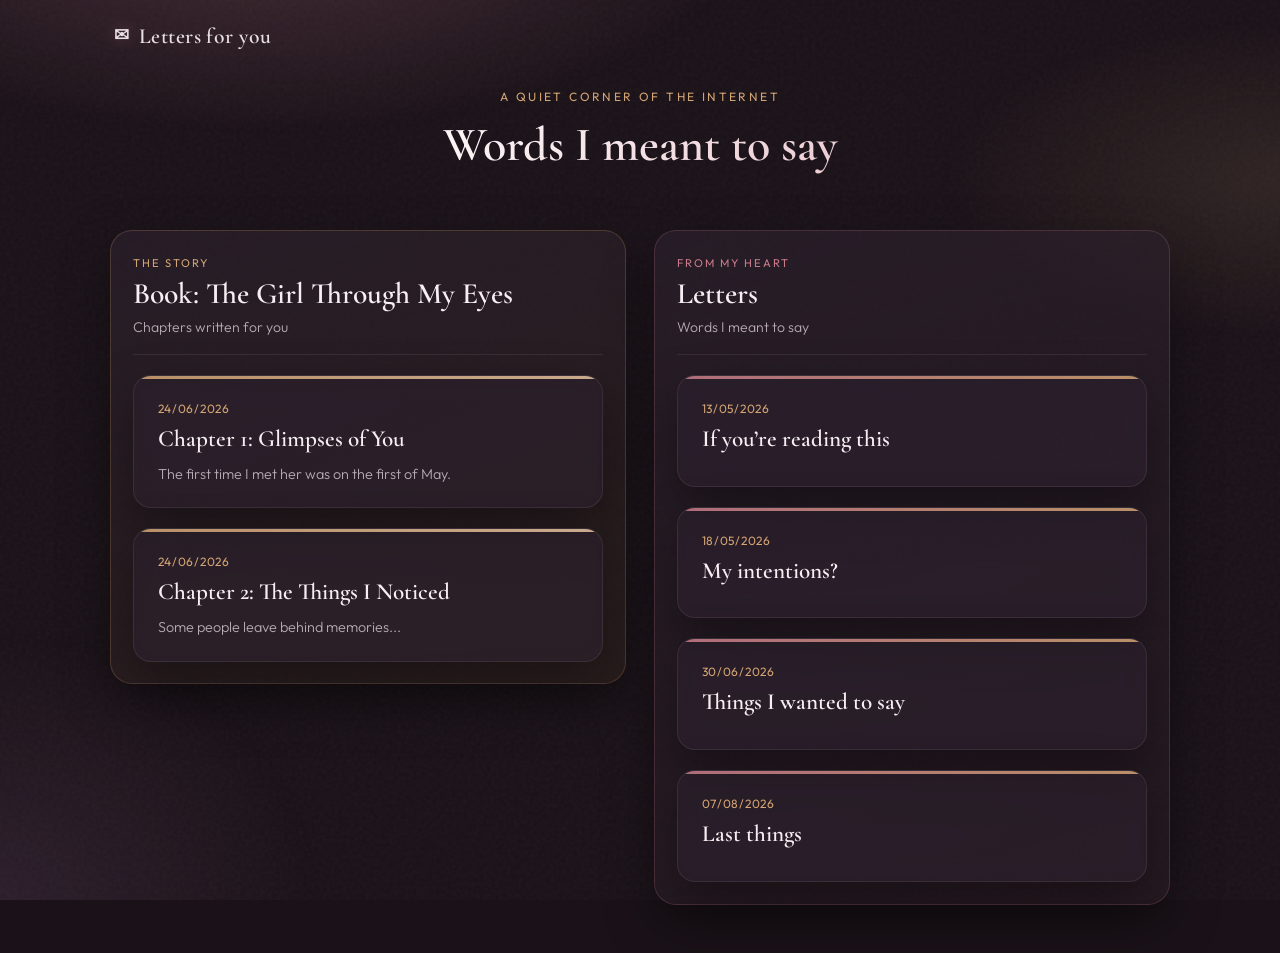
<file: index.html>
<!DOCTYPE html>
<html lang="en">
<head>
  <meta charset="UTF-8" />
  <meta name="viewport" content="width=device-width, initial-scale=1.0" />
  <title>Letters for you</title>
  <link rel="preconnect" href="https://fonts.googleapis.com" />
  <link rel="preconnect" href="https://fonts.gstatic.com" crossorigin />
  <link href="https://fonts.googleapis.com/css2?family=Cormorant+Garamond:ital,wght@0,400;0,600;1,400&family=Outfit:wght@300;400;500&display=swap" rel="stylesheet" />
  <link rel="stylesheet" href="./styles.css" />
</head>
<body>
  <div class="bg-orbs" aria-hidden="true"></div>
  <div class="grain" aria-hidden="true"></div>

  <header class="site-header">
    <a href="./index.html" class="logo">
      <span class="logo-icon" aria-hidden="true">✉</span>
      <span class="logo-text">Letters for you</span>
    </a>
  </header>

  <main class="site-main">
    <section class="hero">
      <p class="hero-kicker">A quiet corner of the internet</p>
      <h1>Words I meant to say</h1>
    </section>

    <div class="home-sections">
      <section class="content-box content-box--book" aria-labelledby="book-heading">
        <header class="content-box__header">
          <p class="content-box__kicker">The story</p>
          <h2 class="content-box__title" id="book-heading">Book: The Girl Through My Eyes</h2>
          <p class="content-box__subtitle">Chapters written for you</p>
        </header>
        <div class="letter-grid">
          <a class="letter-card letter-card--book" href="./chapter-1.html">
            <p class="card-date">24/06/2026</p>
            <h3 class="card-title">Chapter 1: Glimpses of You</h3>
            <p class="card-excerpt">The first time I met her was on the first of May.</p>
          </a>
          <a class="letter-card letter-card--book" href="./chapter-2.html">
            <p class="card-date">24/06/2026</p>
            <h3 class="card-title">Chapter 2: The Things I Noticed</h3>
            <p class="card-excerpt">Some people leave behind memories...</p>
          </a>
        </div>
      </section>

      <section class="content-box content-box--letters" aria-labelledby="letters-heading">
        <header class="content-box__header">
          <p class="content-box__kicker">From my heart</p>
          <h2 class="content-box__title" id="letters-heading">Letters</h2>
          <p class="content-box__subtitle">Words I meant to say</p>
        </header>
        <div class="letter-grid">
          <a class="letter-card" href="./letter-1.html">
            <p class="card-date">13/05/2026</p>
            <h3 class="card-title">If you’re reading this</h3>
          </a>
          <a class="letter-card" href="./letter-2.html">
            <p class="card-date">18/05/2026</p>
            <h3 class="card-title">My intentions?</h3>
          </a>
          <a class="letter-card" href="./letter-3.html">
            <p class="card-date">30/06/2026</p>
            <h3 class="card-title">Things I wanted to say</h3>
          </a>
          <a class="letter-card" href="./letter-4.html">
            <p class="card-date">07/08/2026</p>
            <h3 class="card-title">Last things</h3>
          </a>
        </div>
      </section>
    </div>
  </main>
</body>
</html>
</file>
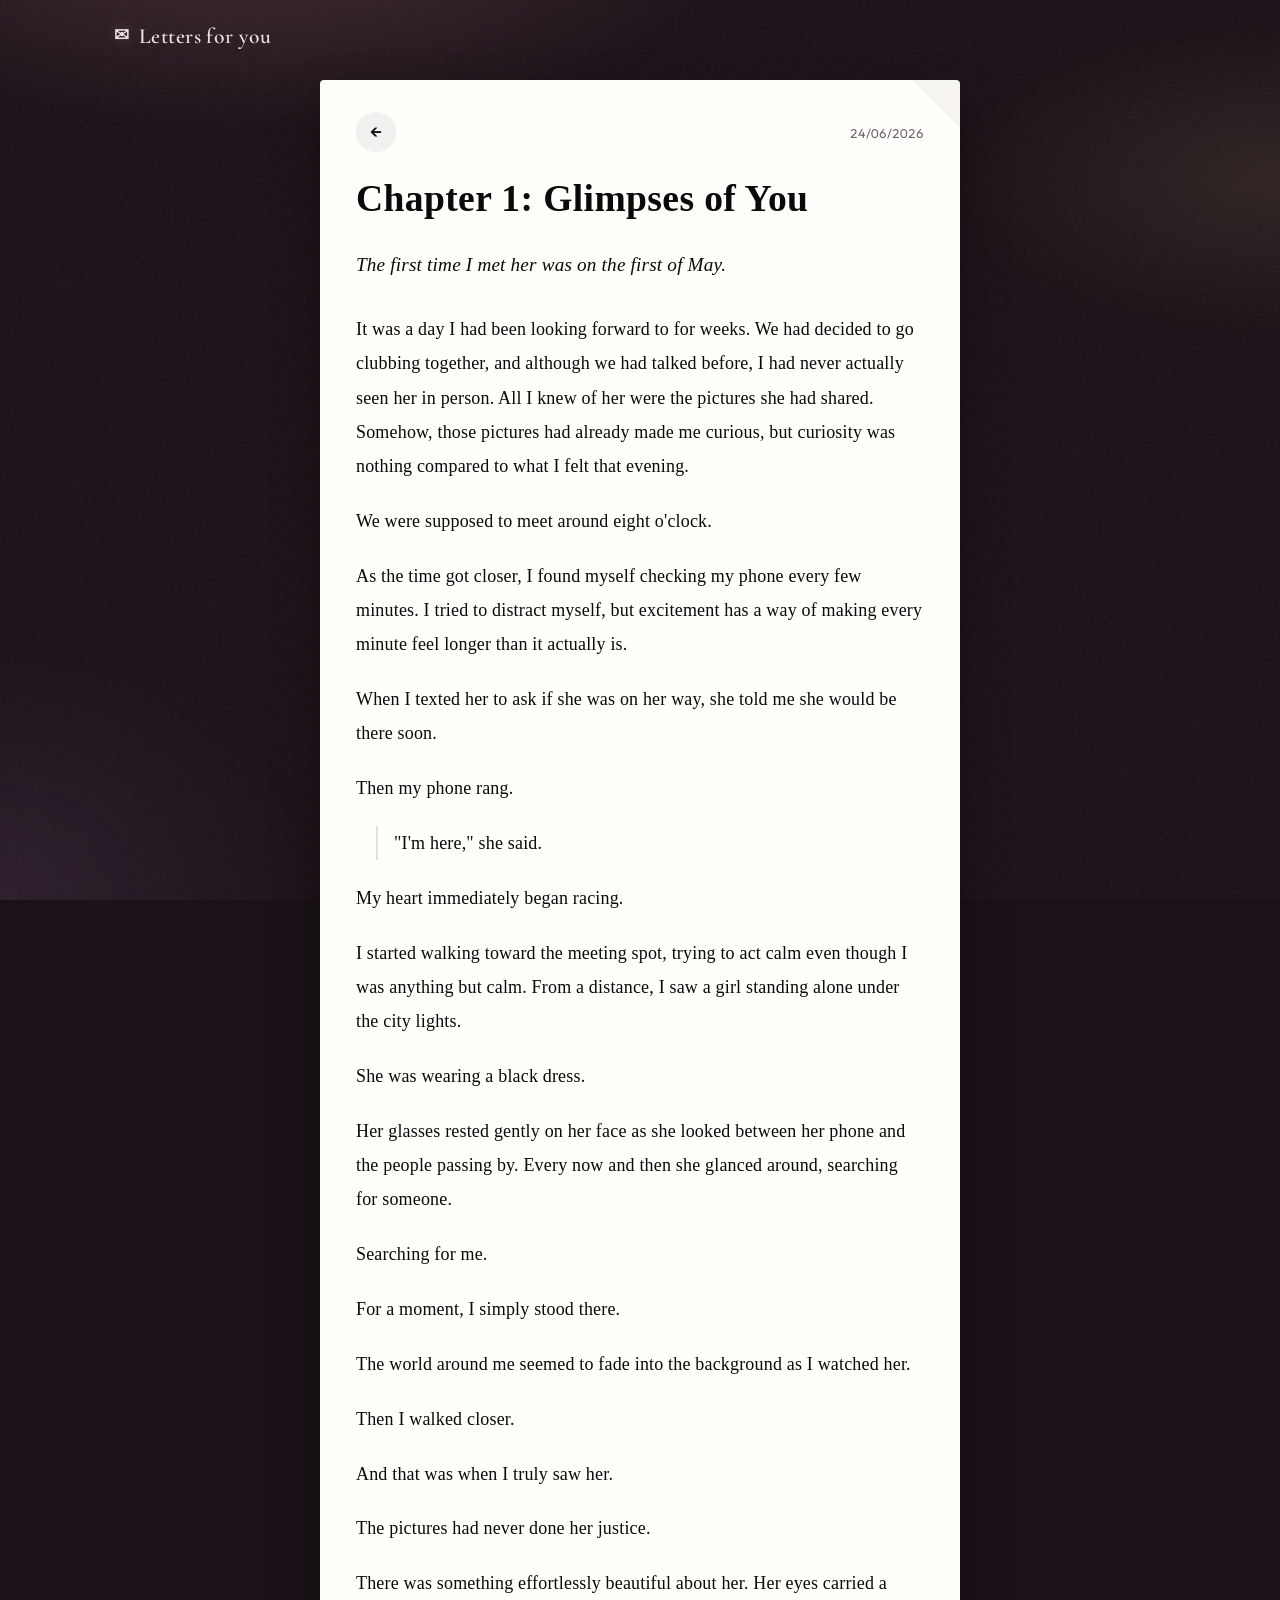
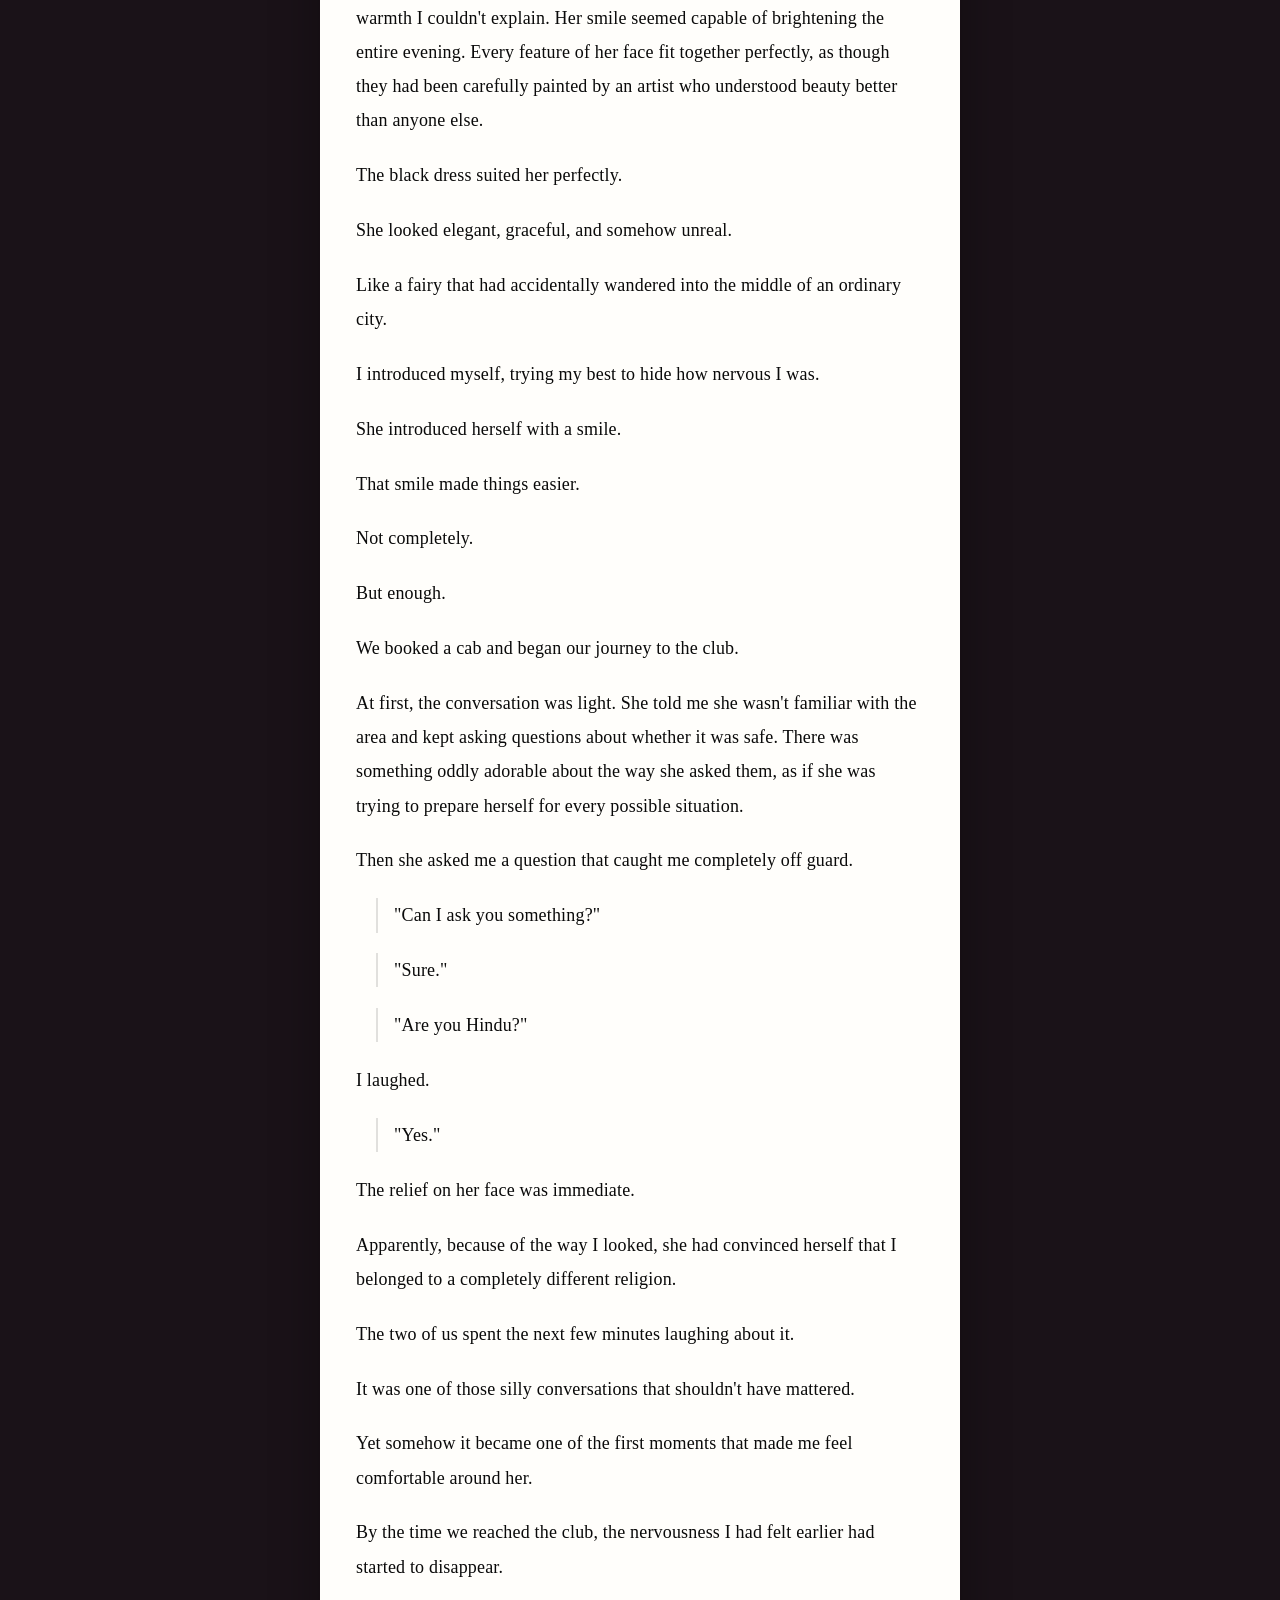
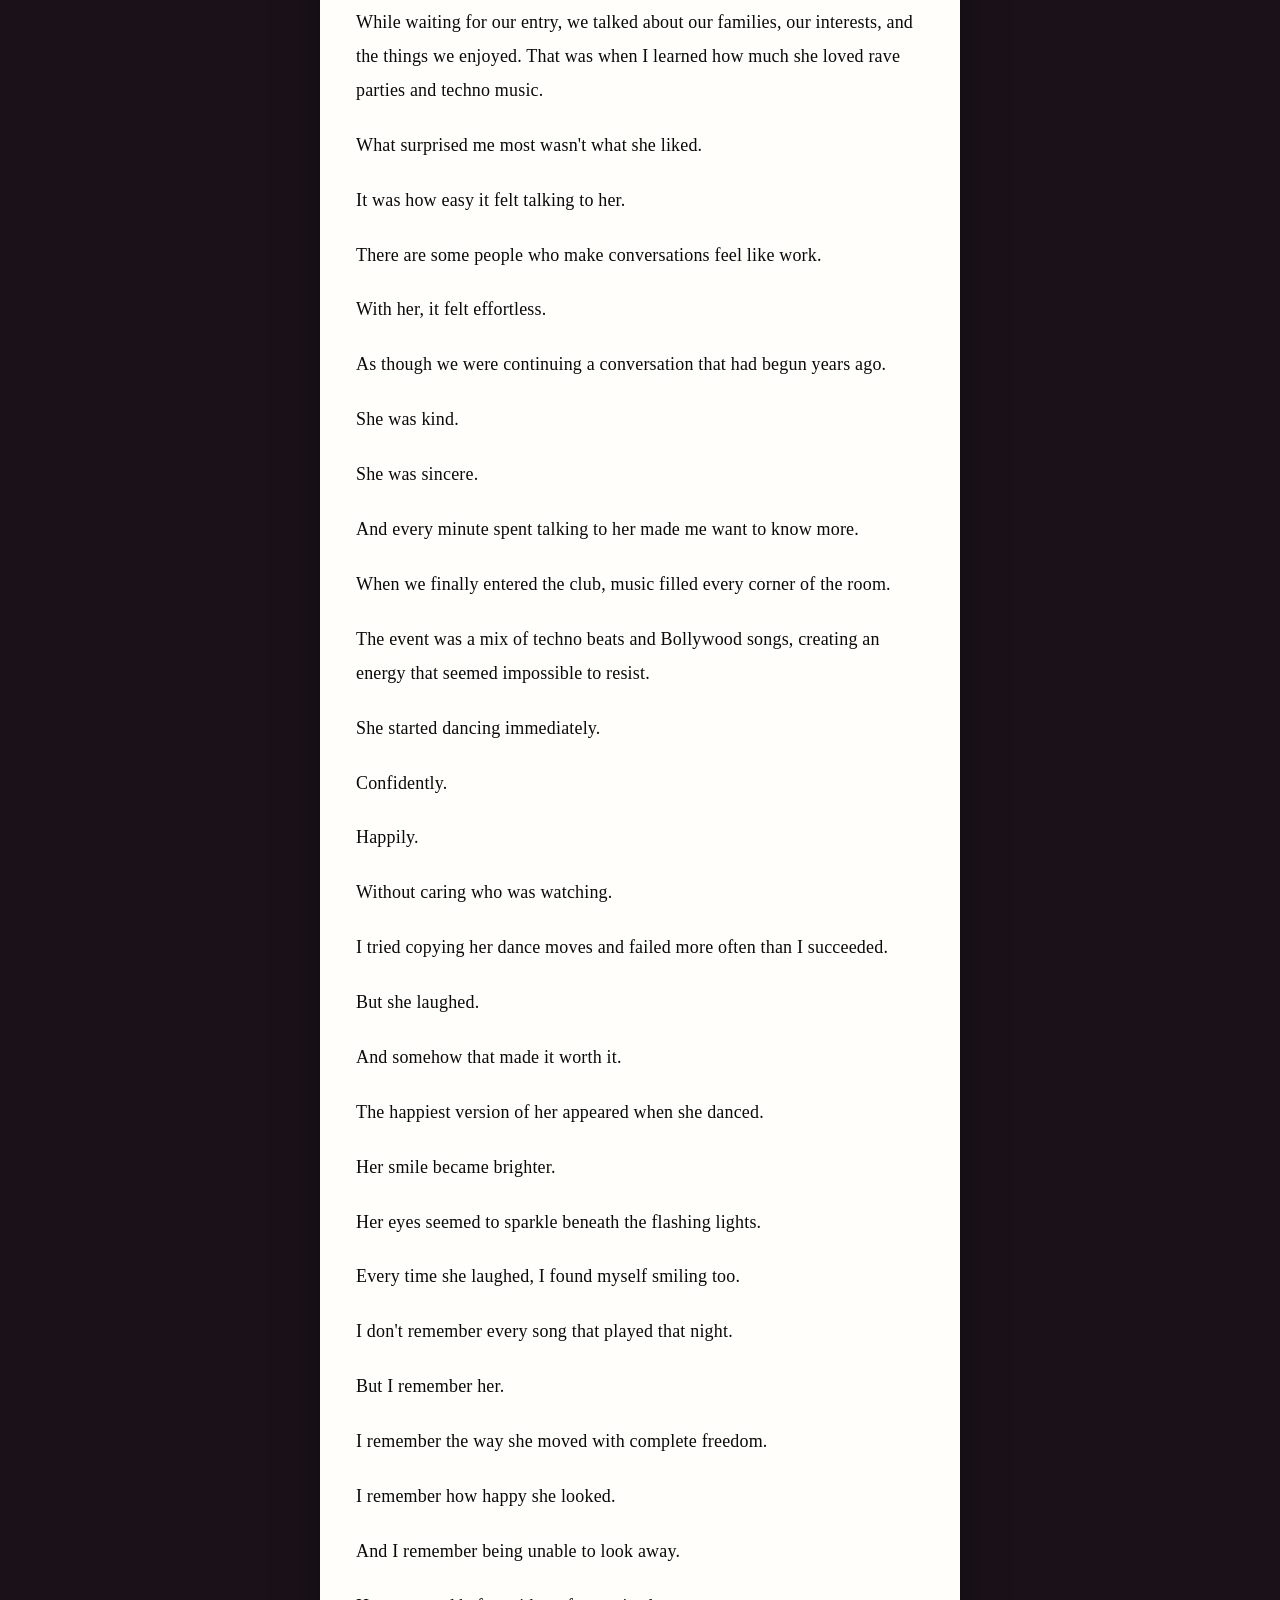
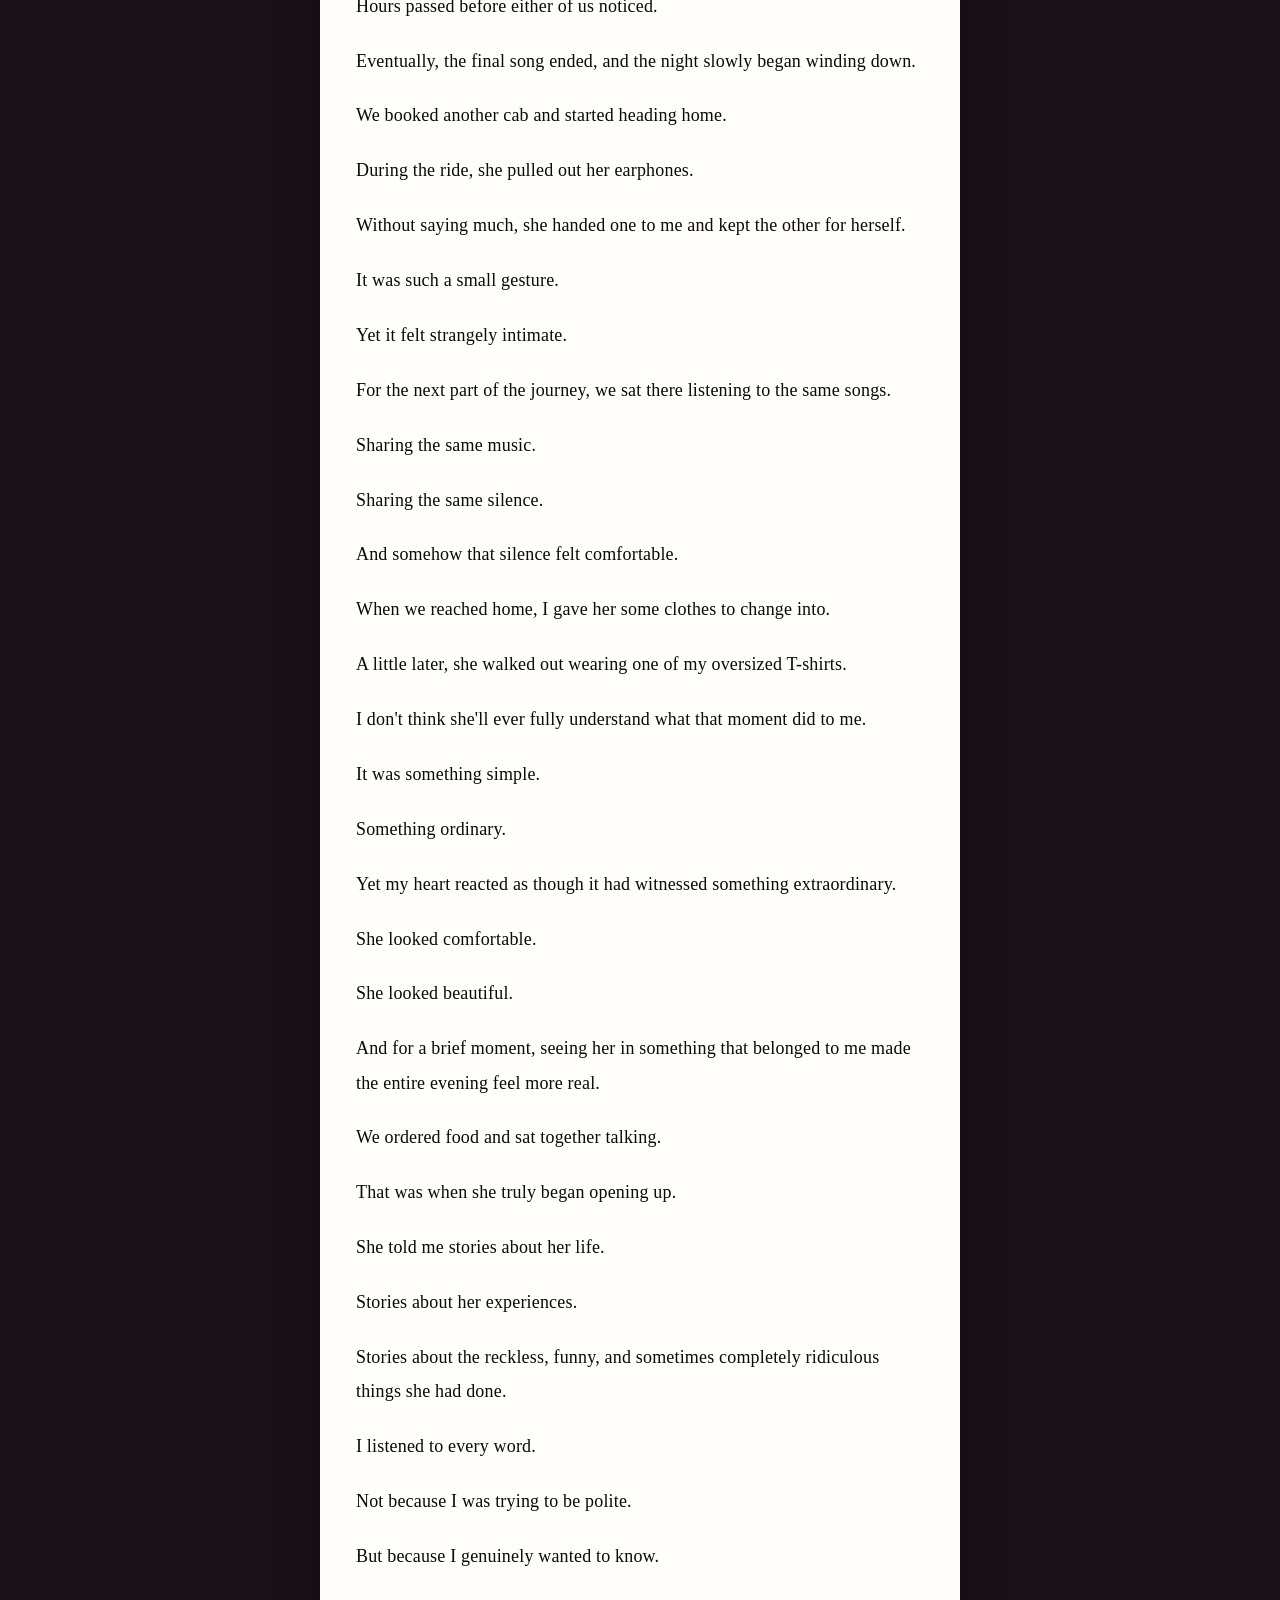
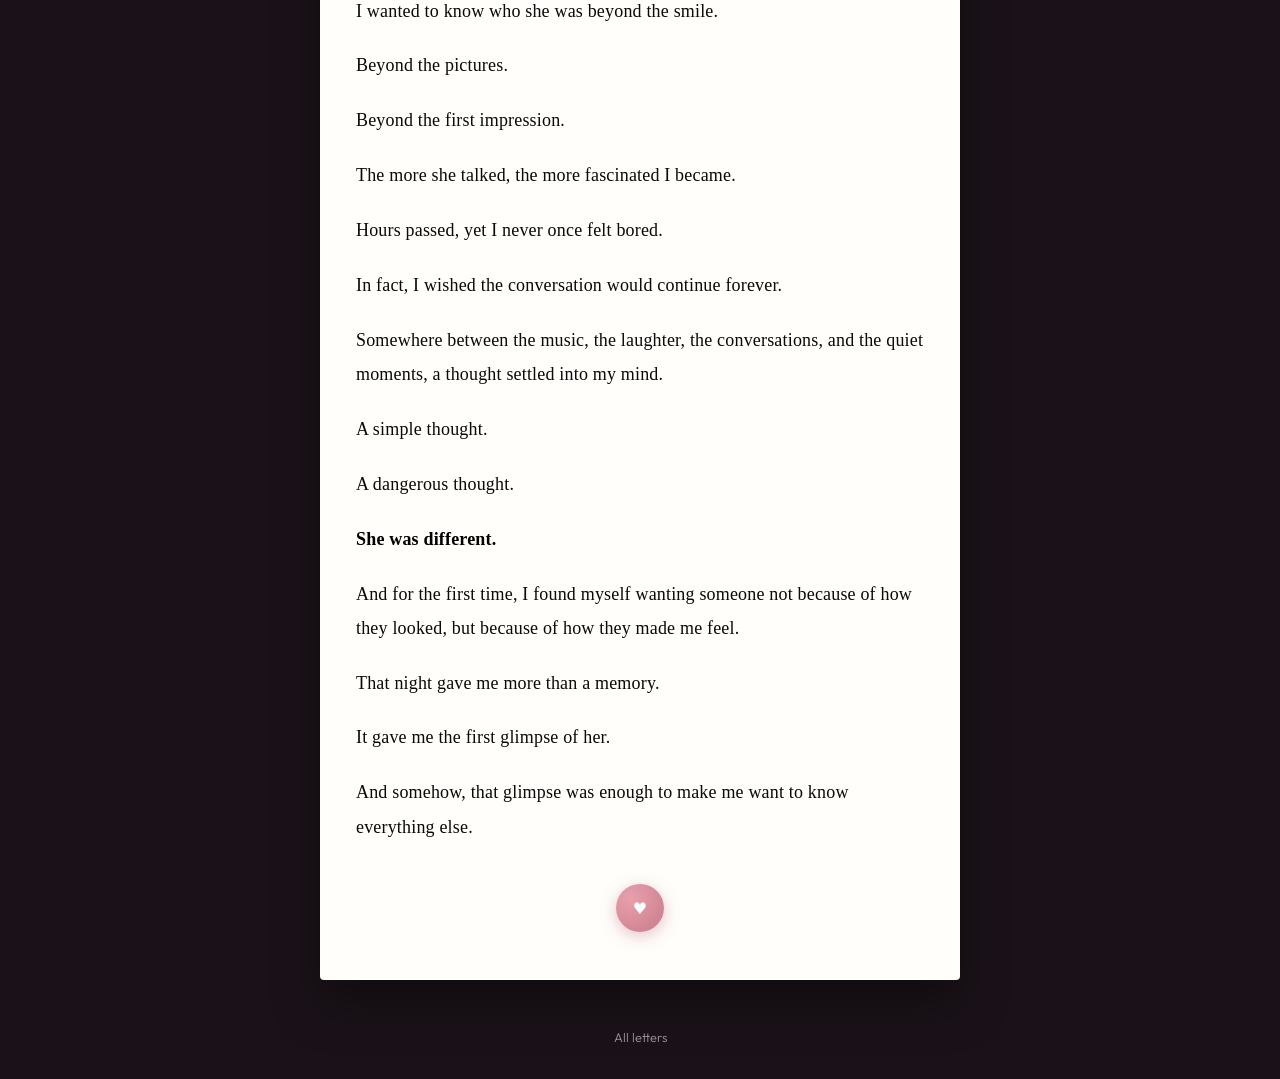
<file: chapter-1.html>
<!DOCTYPE html>
<html lang="en">
<head>
  <meta charset="UTF-8" />
  <meta name="viewport" content="width=device-width, initial-scale=1.0" />
  <title>Chapter 1 — Letters for you</title>
  <link rel="preconnect" href="https://fonts.googleapis.com" />
  <link rel="preconnect" href="https://fonts.gstatic.com" crossorigin />
  <link href="https://fonts.googleapis.com/css2?family=Cormorant+Garamond:ital,wght@0,400;0,600;1,400&family=Outfit:wght@300;400;500&display=swap" rel="stylesheet" />
  <link rel="stylesheet" href="./styles.css" />
</head>
<body>
  <div class="bg-orbs" aria-hidden="true"></div>
  <div class="grain" aria-hidden="true"></div>

  <header class="site-header">
    <a href="./index.html" class="logo">
      <span class="logo-icon" aria-hidden="true">✉</span>
      <span class="logo-text">Letters for you</span>
    </a>
  </header>

  <main class="site-main site-main--read">
    <article class="paper paper--chapter">
      <div class="paper-fold" aria-hidden="true"></div>
      <header class="paper-header">
        <a href="./index.html" class="btn btn-icon paper-back" aria-label="Back to all letters">←</a>
        <div class="paper-meta">
          <time datetime="2026-06-24">24/06/2026</time>
        </div>
      </header>
      <h1 class="paper-title">Chapter 1: Glimpses of You</h1>
      <div class="paper-body">
        <p class="chapter-lead">The first time I met her was on the first of May.</p>

        <p>It was a day I had been looking forward to for weeks. We had decided to go clubbing together, and although we had talked before, I had never actually seen her in person. All I knew of her were the pictures she had shared. Somehow, those pictures had already made me curious, but curiosity was nothing compared to what I felt that evening.</p>

        <p>We were supposed to meet around eight o'clock.</p>

        <p>As the time got closer, I found myself checking my phone every few minutes. I tried to distract myself, but excitement has a way of making every minute feel longer than it actually is.</p>

        <p>When I texted her to ask if she was on her way, she told me she would be there soon.</p>

        <p>Then my phone rang.</p>

        <p class="chapter-dialogue">"I'm here," she said.</p>

        <p>My heart immediately began racing.</p>

        <p>I started walking toward the meeting spot, trying to act calm even though I was anything but calm. From a distance, I saw a girl standing alone under the city lights.</p>

        <p>She was wearing a black dress.</p>

        <p>Her glasses rested gently on her face as she looked between her phone and the people passing by. Every now and then she glanced around, searching for someone.</p>

        <p>Searching for me.</p>

        <p>For a moment, I simply stood there.</p>

        <p>The world around me seemed to fade into the background as I watched her.</p>

        <p>Then I walked closer.</p>

        <p>And that was when I truly saw her.</p>

        <p>The pictures had never done her justice.</p>

        <p>There was something effortlessly beautiful about her. Her eyes carried a warmth I couldn't explain. Her smile seemed capable of brightening the entire evening. Every feature of her face fit together perfectly, as though they had been carefully painted by an artist who understood beauty better than anyone else.</p>

        <p>The black dress suited her perfectly.</p>

        <p>She looked elegant, graceful, and somehow unreal.</p>

        <p>Like a fairy that had accidentally wandered into the middle of an ordinary city.</p>

        <p>I introduced myself, trying my best to hide how nervous I was.</p>

        <p>She introduced herself with a smile.</p>

        <p>That smile made things easier.</p>

        <p>Not completely.</p>

        <p>But enough.</p>

        <p>We booked a cab and began our journey to the club.</p>

        <p>At first, the conversation was light. She told me she wasn't familiar with the area and kept asking questions about whether it was safe. There was something oddly adorable about the way she asked them, as if she was trying to prepare herself for every possible situation.</p>

        <p>Then she asked me a question that caught me completely off guard.</p>

        <p class="chapter-dialogue">"Can I ask you something?"</p>

        <p class="chapter-dialogue">"Sure."</p>

        <p class="chapter-dialogue">"Are you Hindu?"</p>

        <p>I laughed.</p>

        <p class="chapter-dialogue">"Yes."</p>

        <p>The relief on her face was immediate.</p>

        <p>Apparently, because of the way I looked, she had convinced herself that I belonged to a completely different religion.</p>

        <p>The two of us spent the next few minutes laughing about it.</p>

        <p>It was one of those silly conversations that shouldn't have mattered.</p>

        <p>Yet somehow it became one of the first moments that made me feel comfortable around her.</p>

        <p>By the time we reached the club, the nervousness I had felt earlier had started to disappear.</p>

        <p>While waiting for our entry, we talked about our families, our interests, and the things we enjoyed. That was when I learned how much she loved rave parties and techno music.</p>

        <p>What surprised me most wasn't what she liked.</p>

        <p>It was how easy it felt talking to her.</p>

        <p>There are some people who make conversations feel like work.</p>

        <p>With her, it felt effortless.</p>

        <p>As though we were continuing a conversation that had begun years ago.</p>

        <p>She was kind.</p>

        <p>She was sincere.</p>

        <p>And every minute spent talking to her made me want to know more.</p>

        <p>When we finally entered the club, music filled every corner of the room.</p>

        <p>The event was a mix of techno beats and Bollywood songs, creating an energy that seemed impossible to resist.</p>

        <p>She started dancing immediately.</p>

        <p>Confidently.</p>

        <p>Happily.</p>

        <p>Without caring who was watching.</p>

        <p>I tried copying her dance moves and failed more often than I succeeded.</p>

        <p>But she laughed.</p>

        <p>And somehow that made it worth it.</p>

        <p>The happiest version of her appeared when she danced.</p>

        <p>Her smile became brighter.</p>

        <p>Her eyes seemed to sparkle beneath the flashing lights.</p>

        <p>Every time she laughed, I found myself smiling too.</p>

        <p>I don't remember every song that played that night.</p>

        <p>But I remember her.</p>

        <p>I remember the way she moved with complete freedom.</p>

        <p>I remember how happy she looked.</p>

        <p>And I remember being unable to look away.</p>

        <p>Hours passed before either of us noticed.</p>

        <p>Eventually, the final song ended, and the night slowly began winding down.</p>

        <p>We booked another cab and started heading home.</p>

        <p>During the ride, she pulled out her earphones.</p>

        <p>Without saying much, she handed one to me and kept the other for herself.</p>

        <p>It was such a small gesture.</p>

        <p>Yet it felt strangely intimate.</p>

        <p>For the next part of the journey, we sat there listening to the same songs.</p>

        <p>Sharing the same music.</p>

        <p>Sharing the same silence.</p>

        <p>And somehow that silence felt comfortable.</p>

        <p>When we reached home, I gave her some clothes to change into.</p>

        <p>A little later, she walked out wearing one of my oversized T-shirts.</p>

        <p>I don't think she'll ever fully understand what that moment did to me.</p>

        <p>It was something simple.</p>

        <p>Something ordinary.</p>

        <p>Yet my heart reacted as though it had witnessed something extraordinary.</p>

        <p>She looked comfortable.</p>

        <p>She looked beautiful.</p>

        <p>And for a brief moment, seeing her in something that belonged to me made the entire evening feel more real.</p>

        <p>We ordered food and sat together talking.</p>

        <p>That was when she truly began opening up.</p>

        <p>She told me stories about her life.</p>

        <p>Stories about her experiences.</p>

        <p>Stories about the reckless, funny, and sometimes completely ridiculous things she had done.</p>

        <p>I listened to every word.</p>

        <p>Not because I was trying to be polite.</p>

        <p>But because I genuinely wanted to know.</p>

        <p>I wanted to know who she was beyond the smile.</p>

        <p>Beyond the pictures.</p>

        <p>Beyond the first impression.</p>

        <p>The more she talked, the more fascinated I became.</p>

        <p>Hours passed, yet I never once felt bored.</p>

        <p>In fact, I wished the conversation would continue forever.</p>

        <p>Somewhere between the music, the laughter, the conversations, and the quiet moments, a thought settled into my mind.</p>

        <p>A simple thought.</p>

        <p>A dangerous thought.</p>

        <p><strong>She was different.</strong></p>

        <p>And for the first time, I found myself wanting someone not because of how they looked, but because of how they made me feel.</p>

        <p>That night gave me more than a memory.</p>

        <p>It gave me the first glimpse of her.</p>

        <p>And somehow, that glimpse was enough to make me want to know everything else.</p>
      </div>
      <footer class="paper-footer">
        <span class="seal" aria-hidden="true">♥</span>
      </footer>
    </article>
  </main>

  <footer class="site-footer">
    <p><a href="./index.html">All letters</a></p>
  </footer>
</body>
</html>
</file>
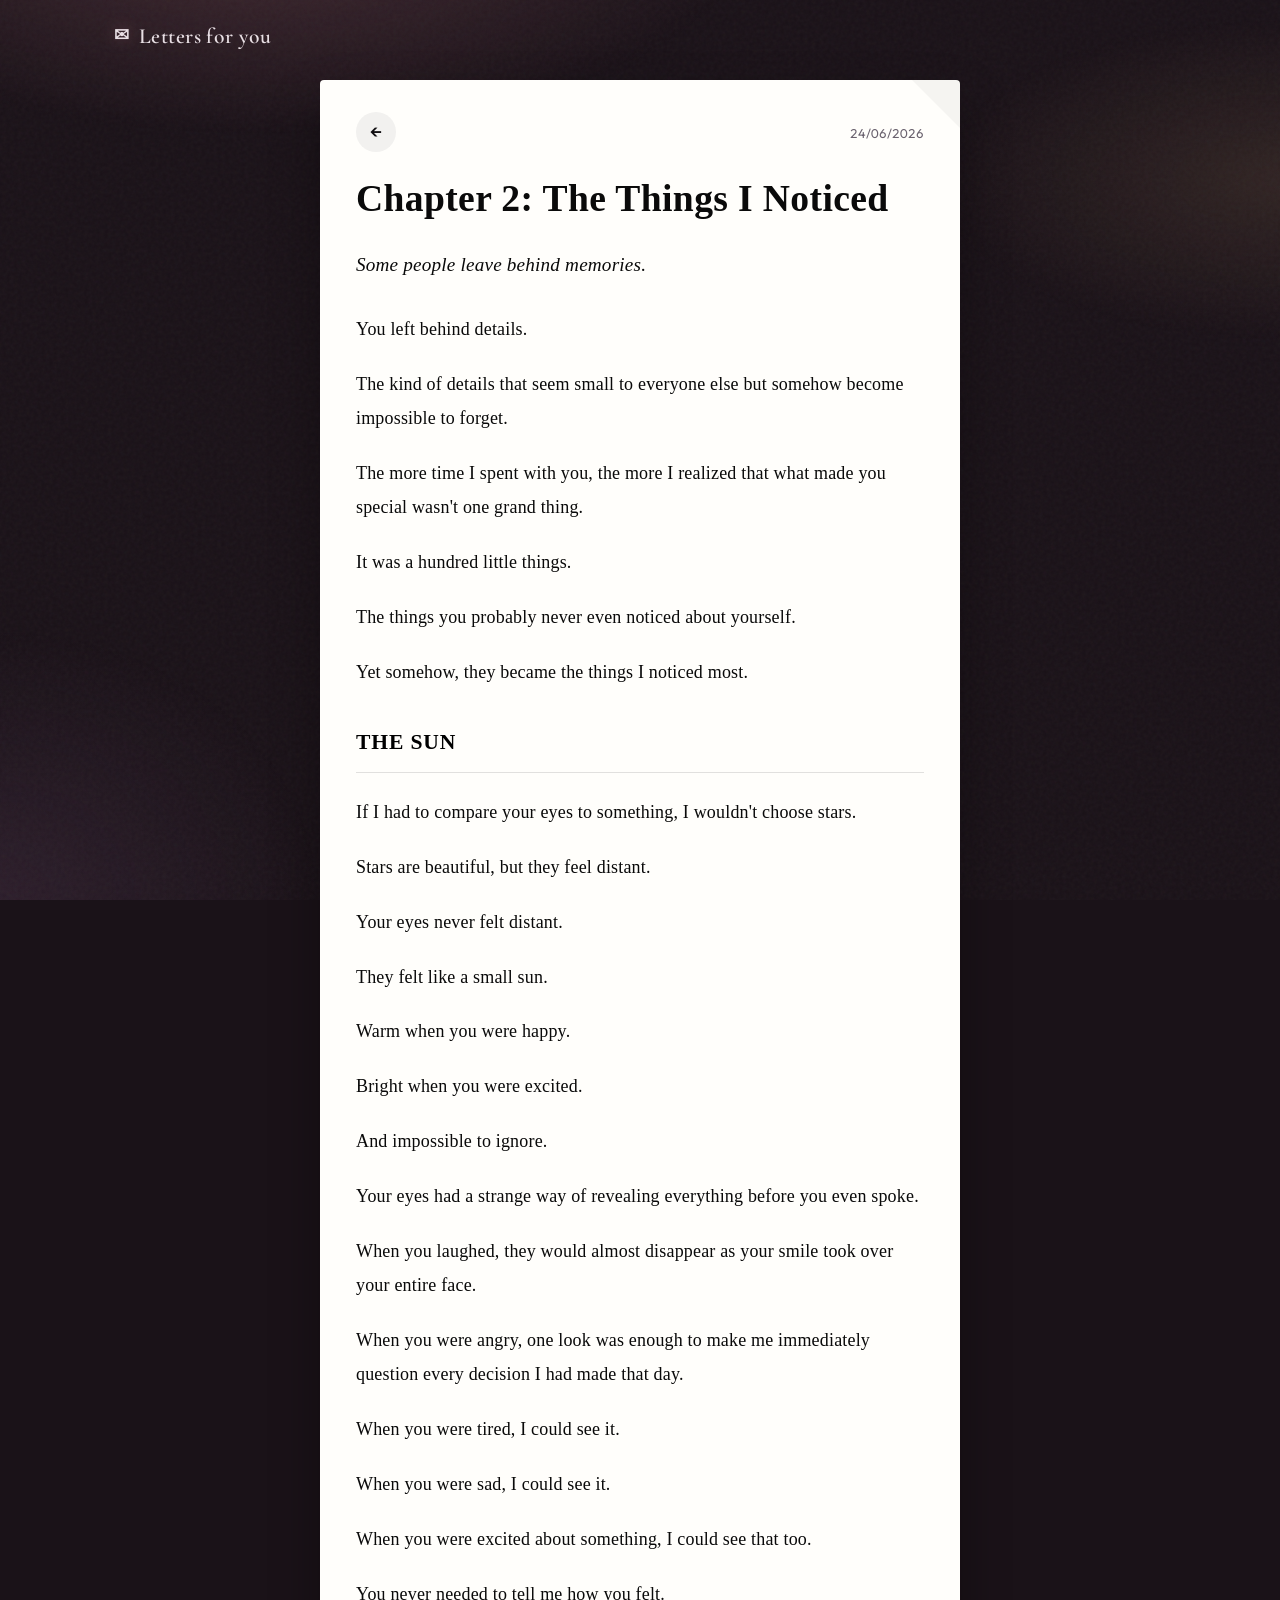
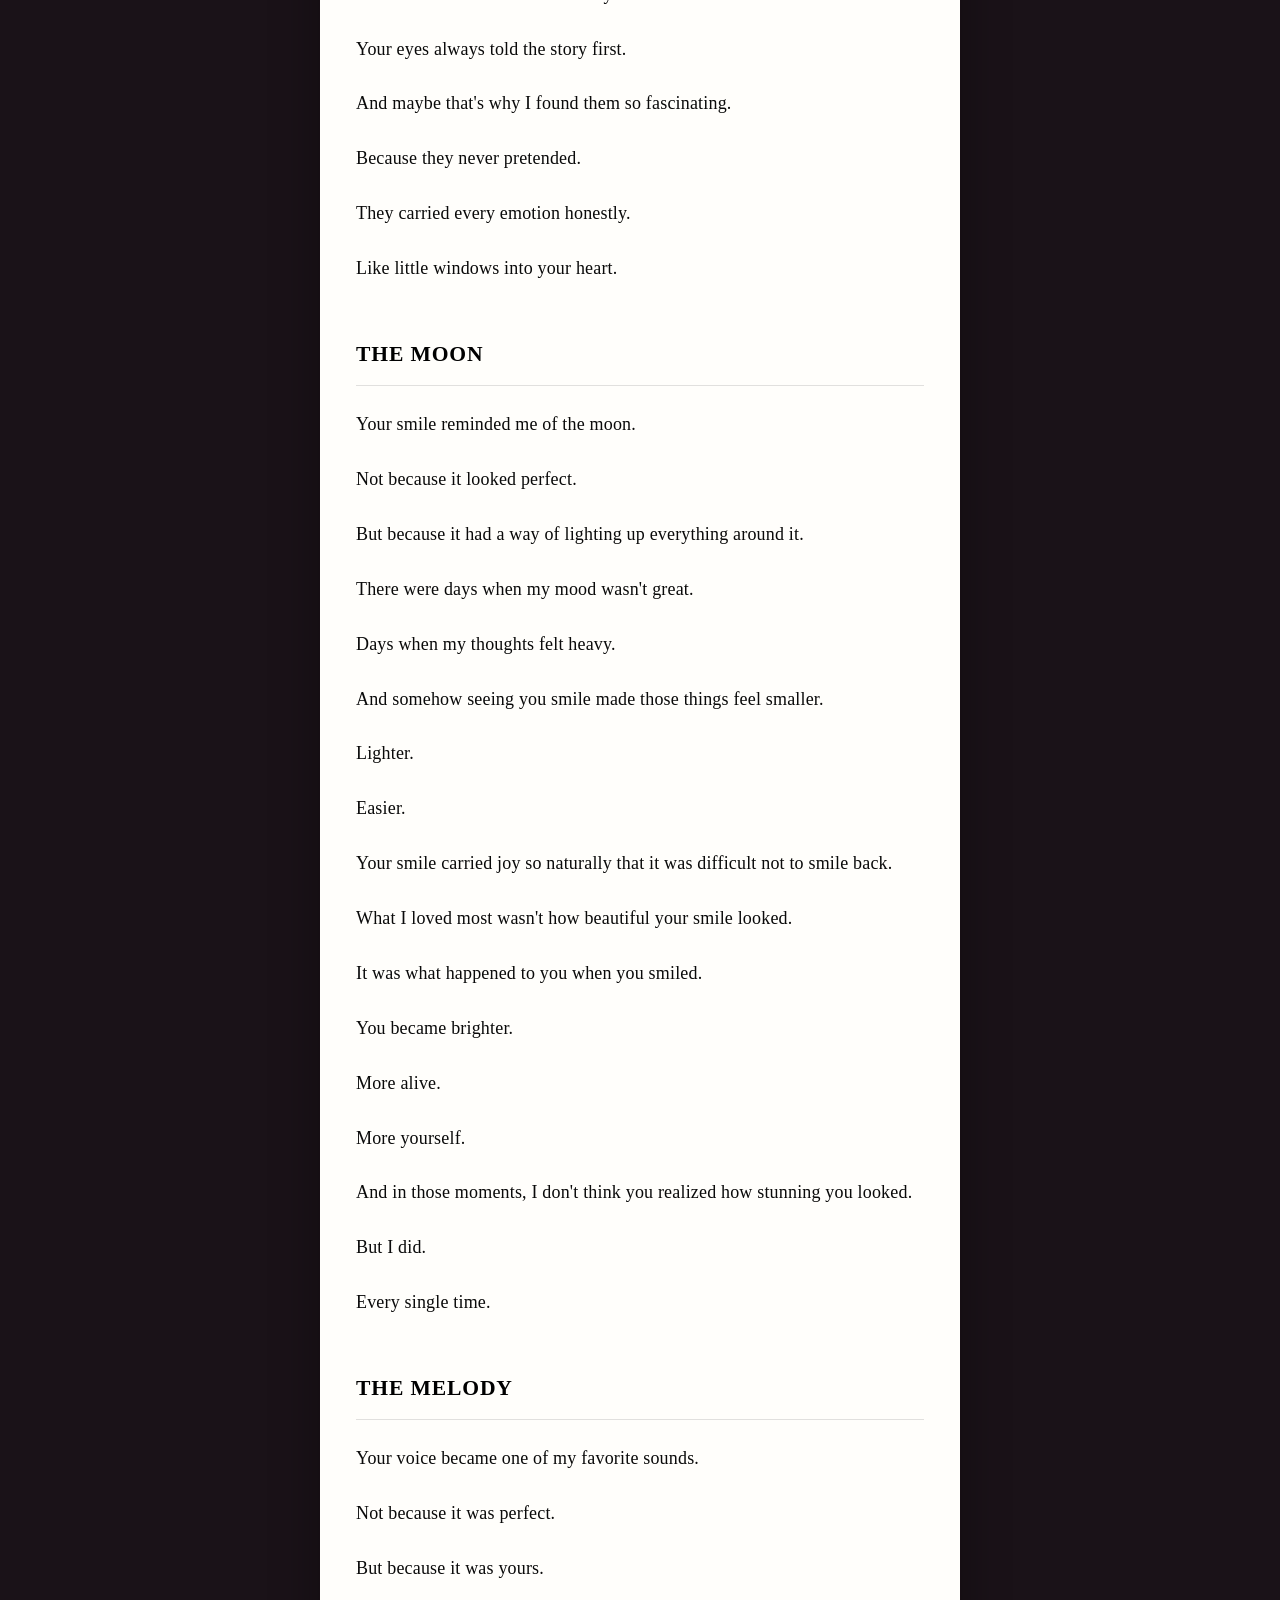
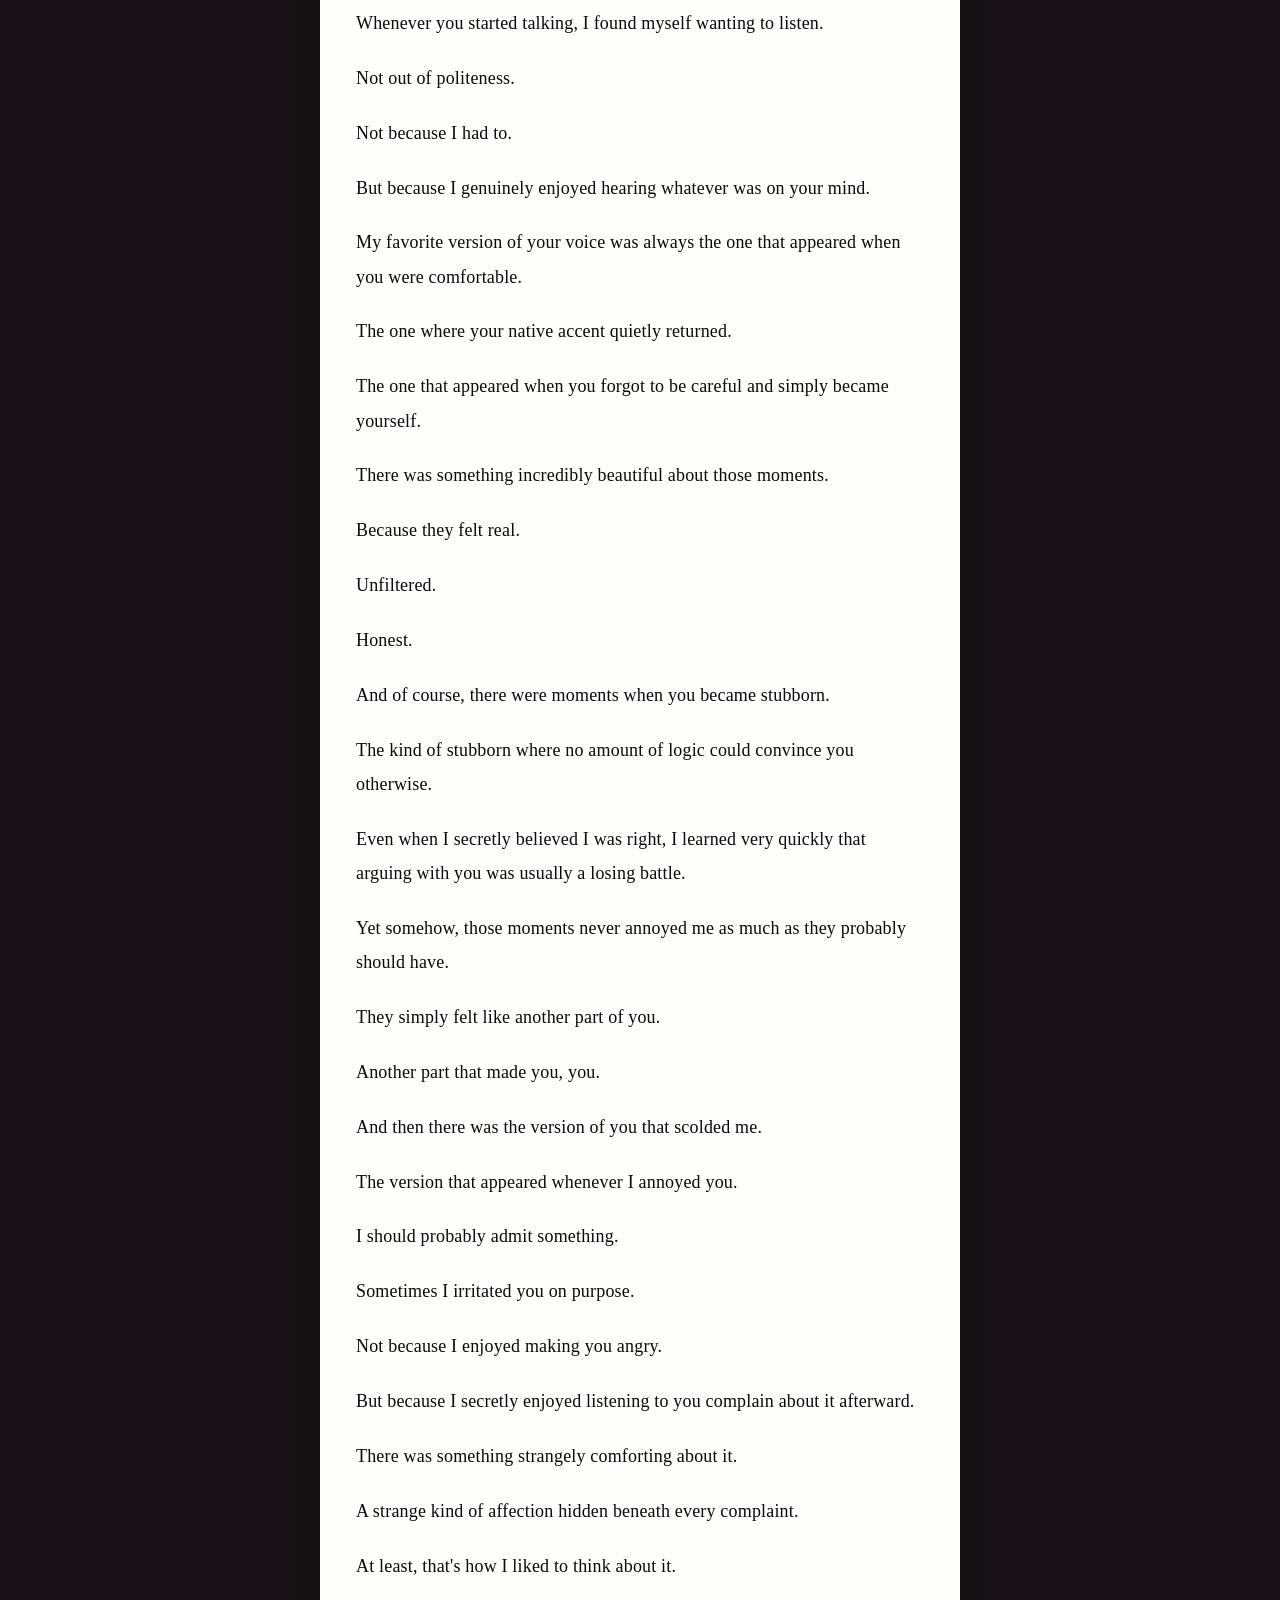
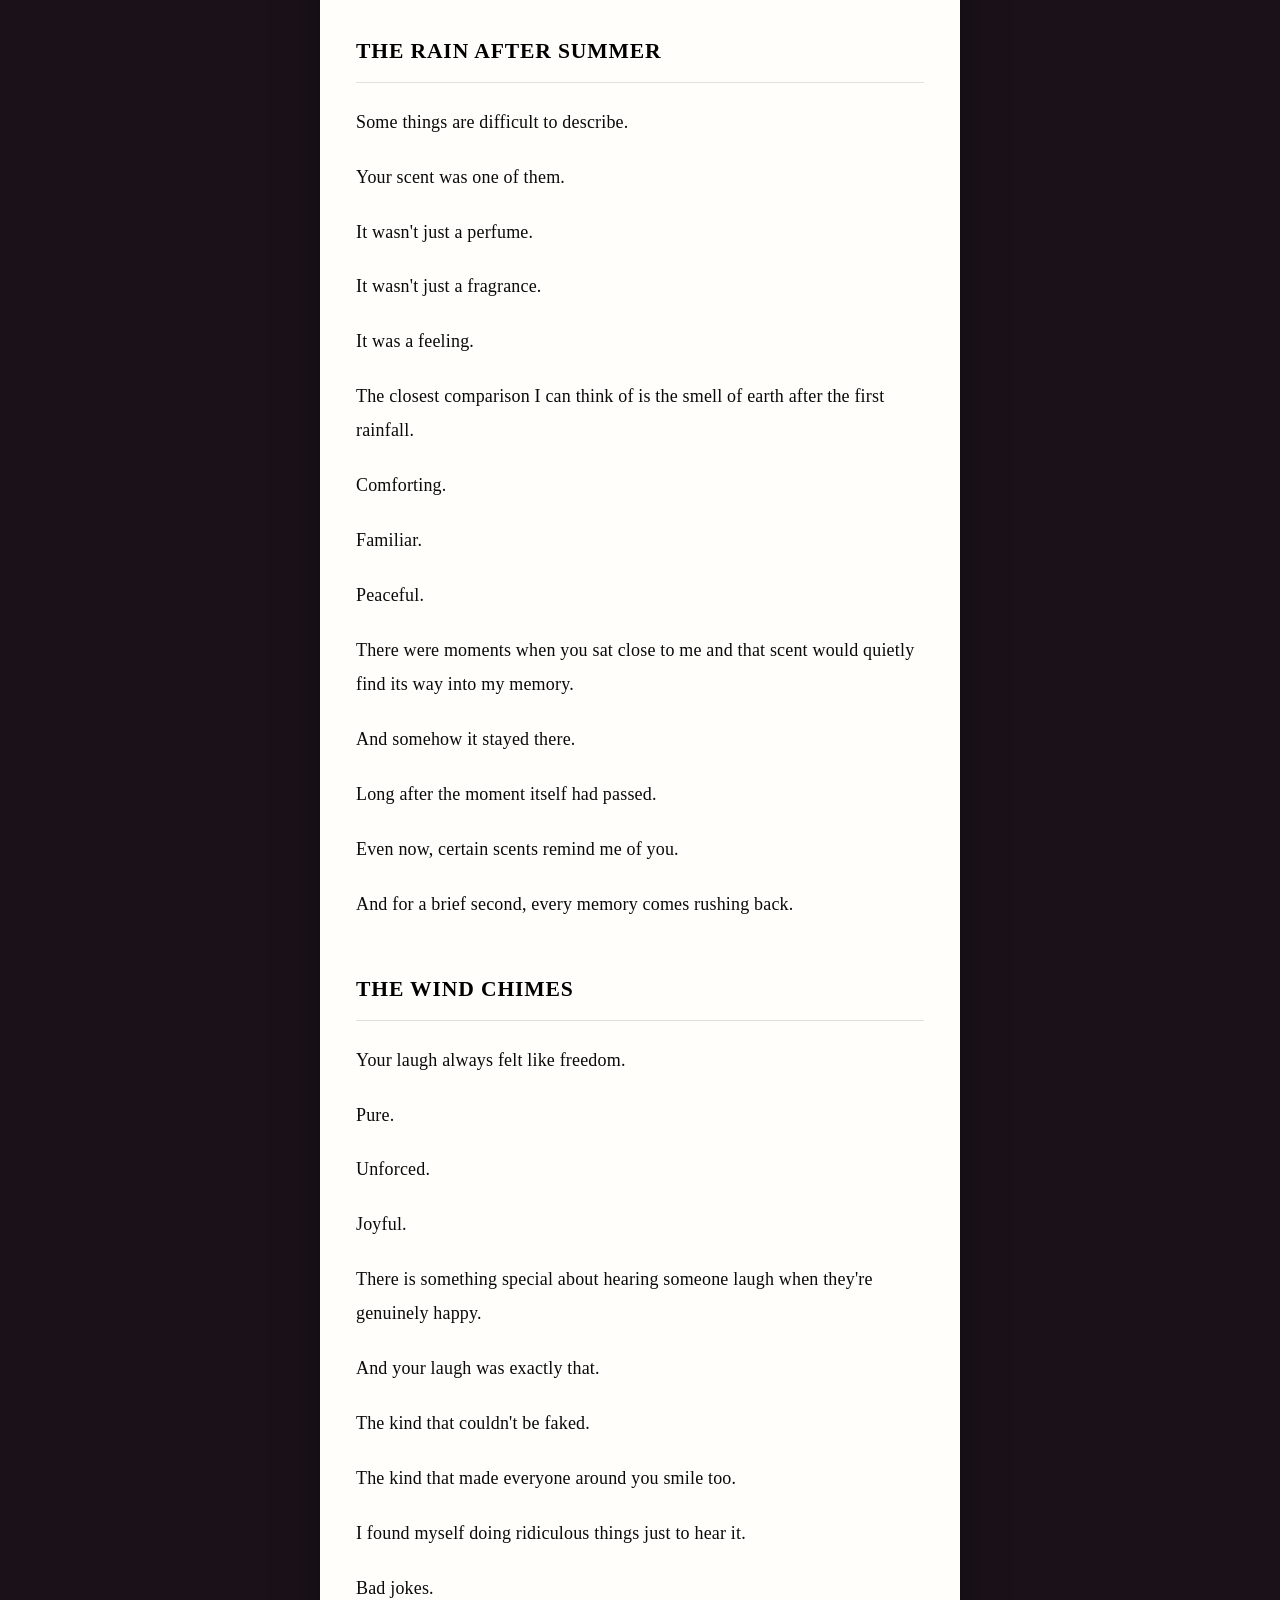
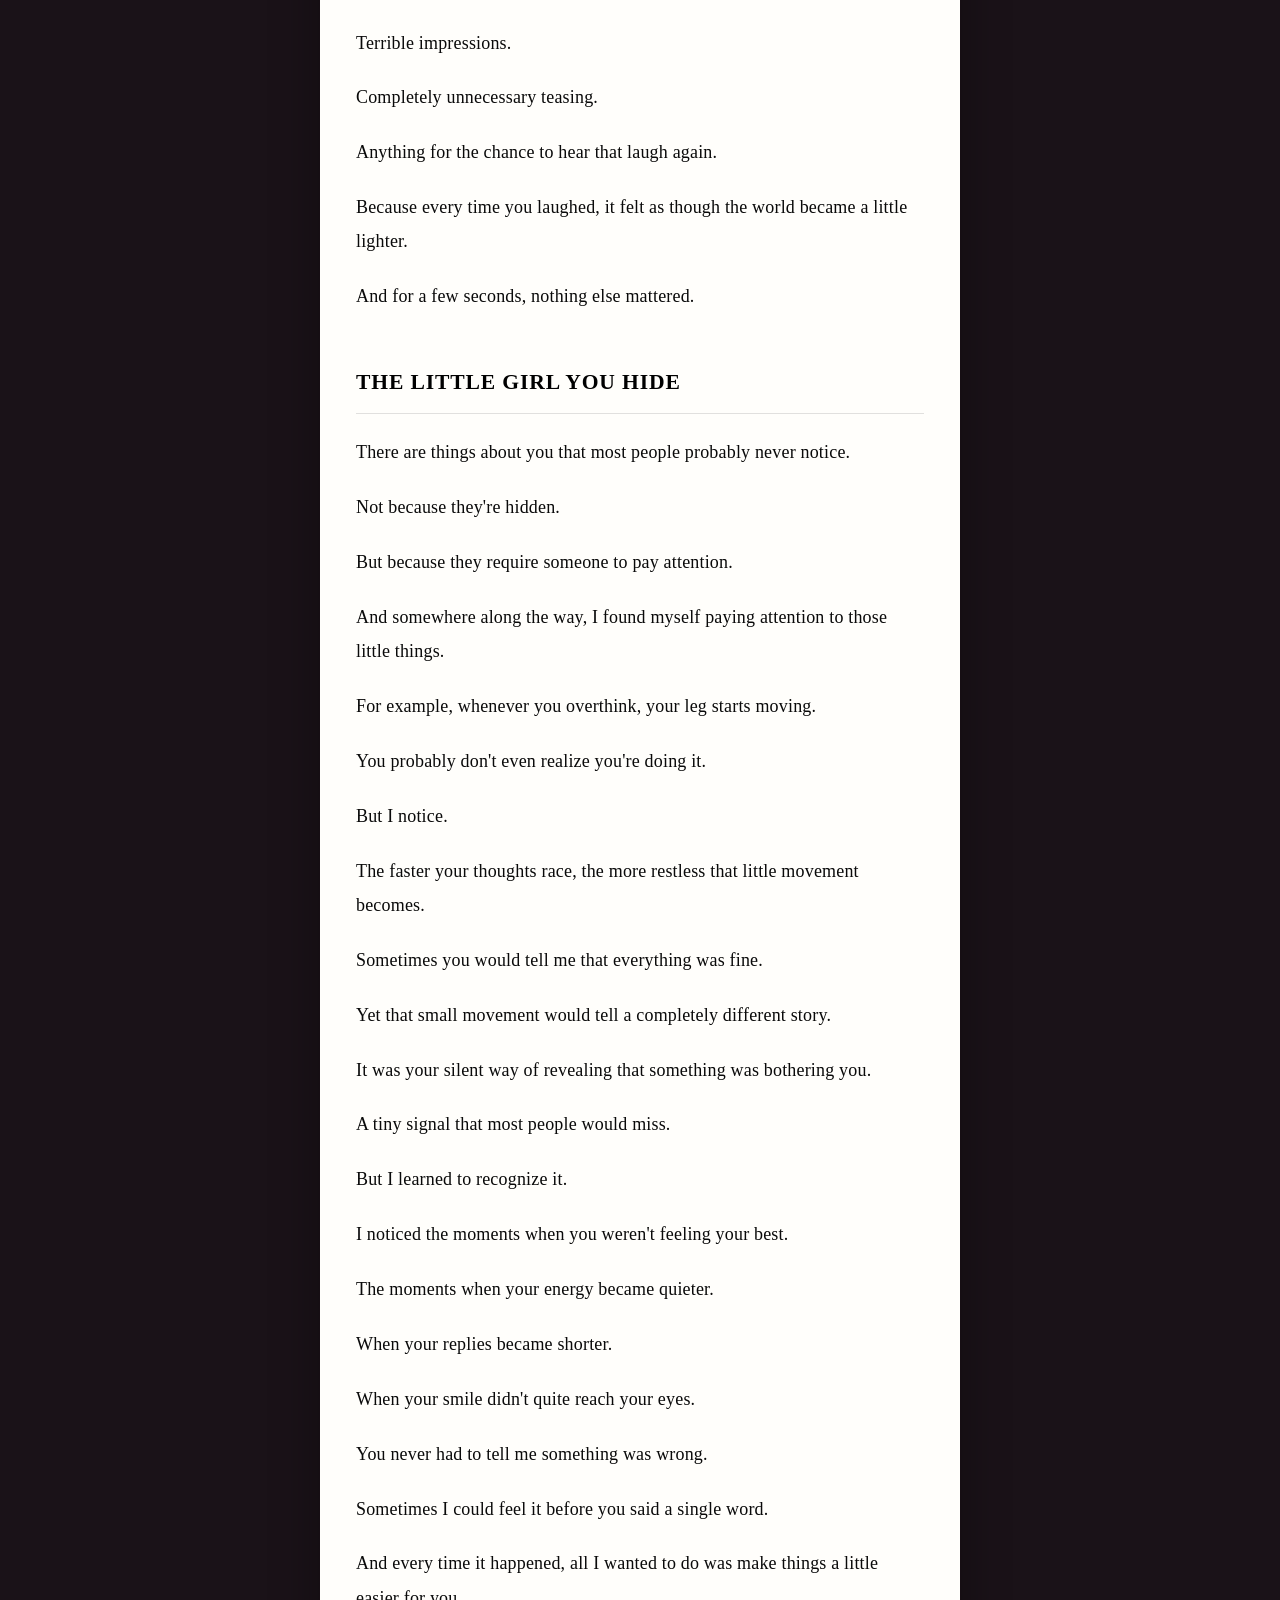
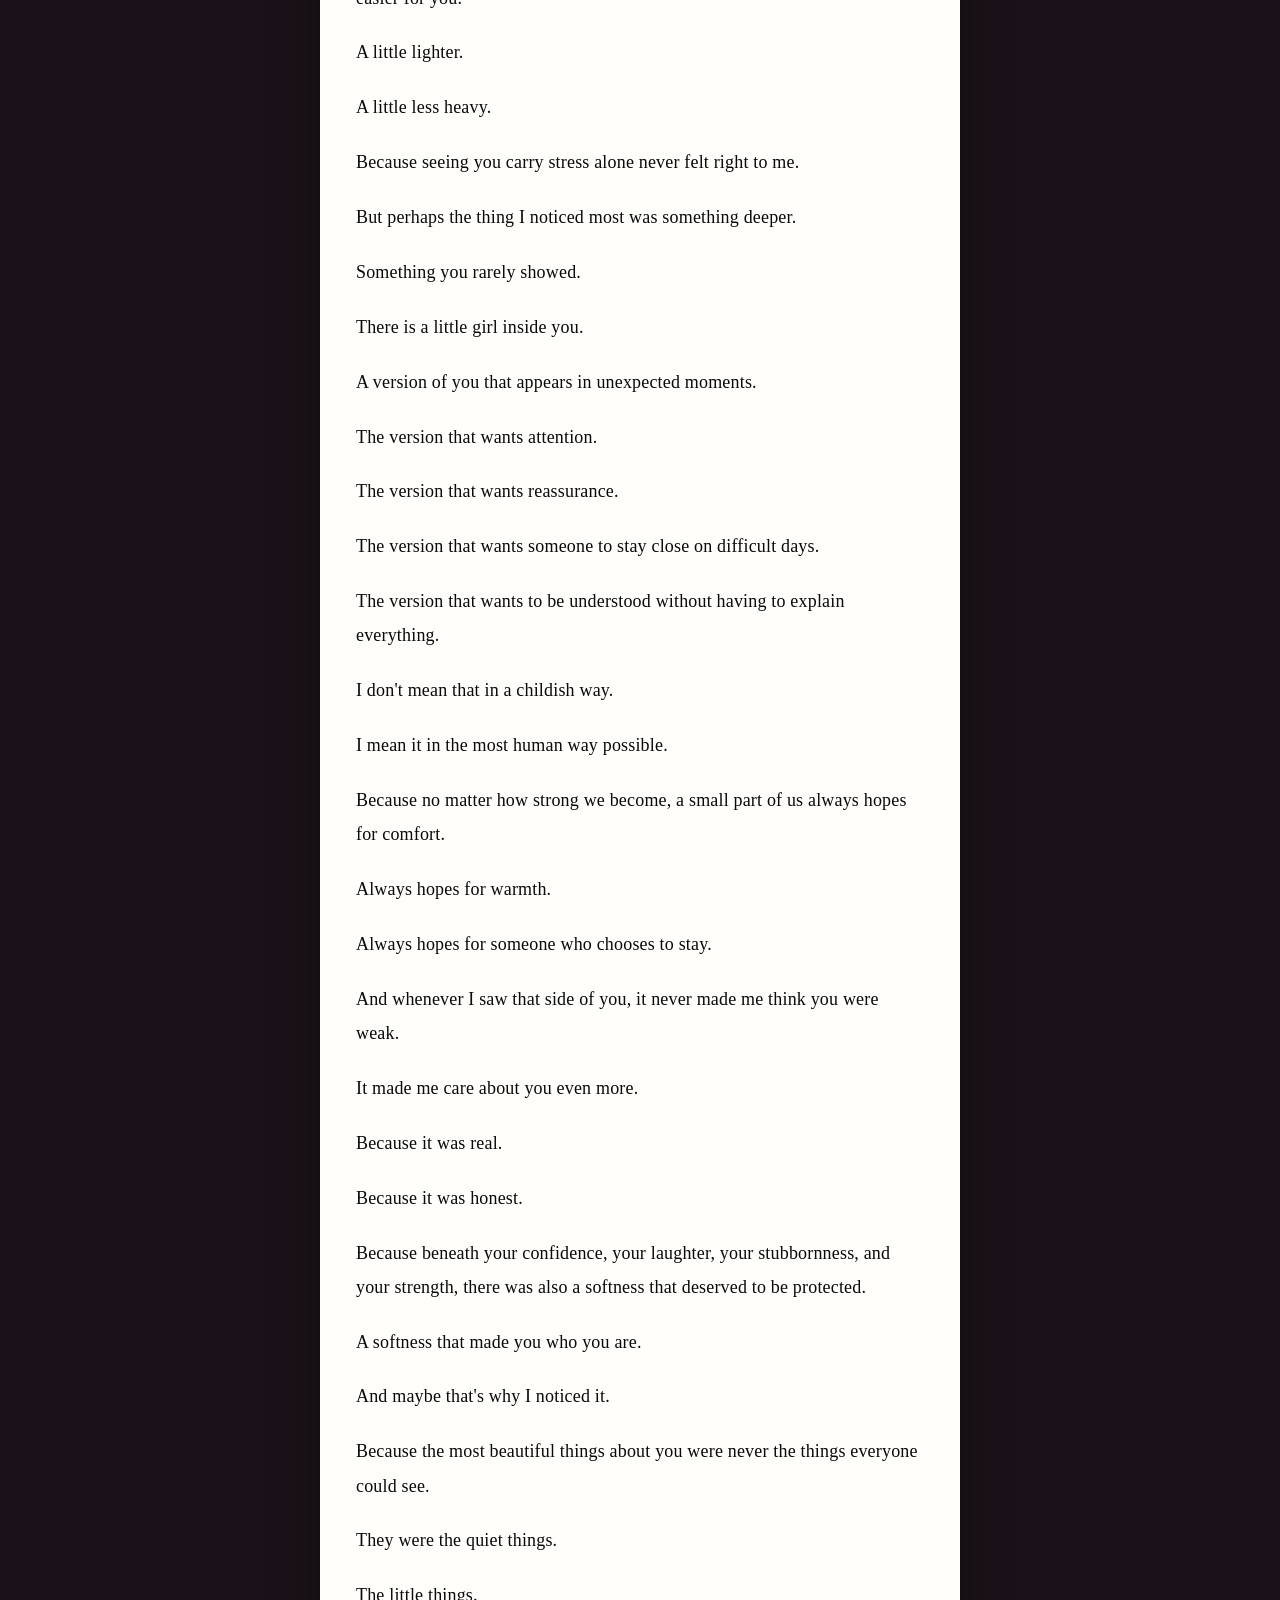
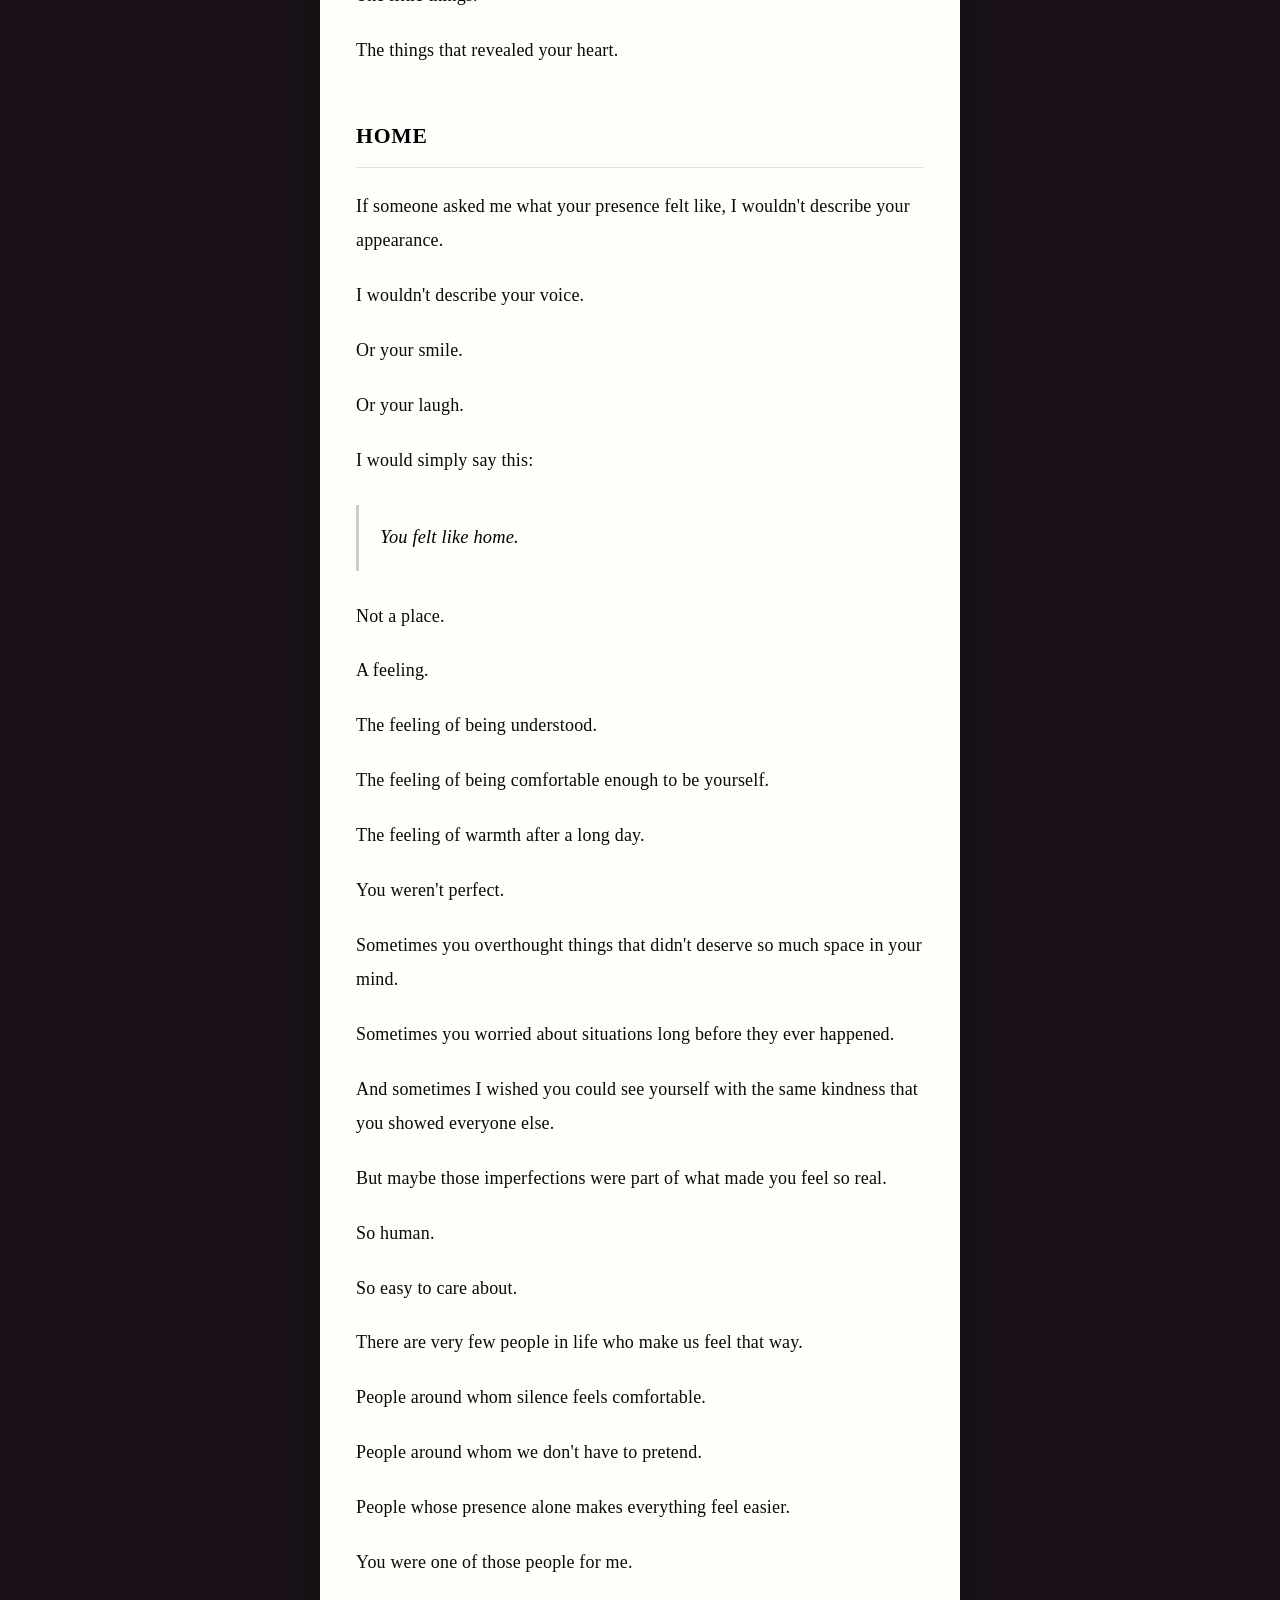
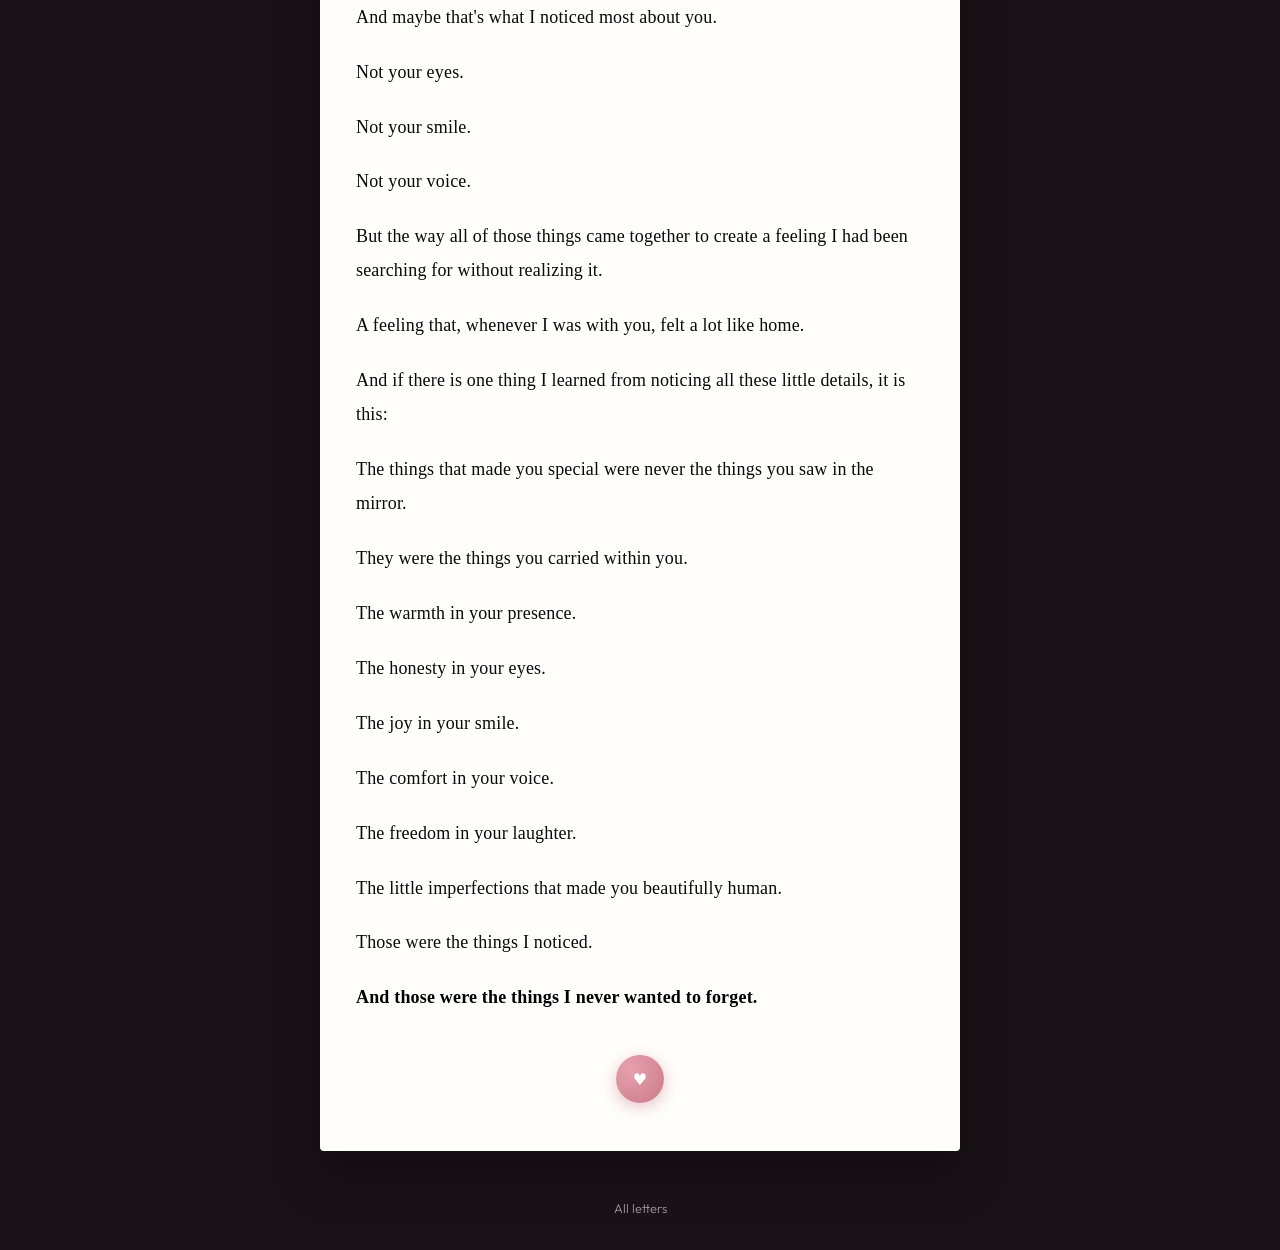
<file: chapter-2.html>
<!DOCTYPE html>
<html lang="en">
<head>
  <meta charset="UTF-8" />
  <meta name="viewport" content="width=device-width, initial-scale=1.0" />
  <title>Chapter 2 — Letters for you</title>
  <link rel="preconnect" href="https://fonts.googleapis.com" />
  <link rel="preconnect" href="https://fonts.gstatic.com" crossorigin />
  <link href="https://fonts.googleapis.com/css2?family=Cormorant+Garamond:ital,wght@0,400;0,600;1,400&family=Outfit:wght@300;400;500&display=swap" rel="stylesheet" />
  <link rel="stylesheet" href="./styles.css" />
</head>
<body>
  <div class="bg-orbs" aria-hidden="true"></div>
  <div class="grain" aria-hidden="true"></div>

  <header class="site-header">
    <a href="./index.html" class="logo">
      <span class="logo-icon" aria-hidden="true">✉</span>
      <span class="logo-text">Letters for you</span>
    </a>
  </header>

  <main class="site-main site-main--read">
    <article class="paper paper--chapter">
      <div class="paper-fold" aria-hidden="true"></div>
      <header class="paper-header">
        <a href="./index.html" class="btn btn-icon paper-back" aria-label="Back to all letters">←</a>
        <div class="paper-meta">
          <time datetime="2026-06-24">24/06/2026</time>
        </div>
      </header>
      <h1 class="paper-title">Chapter 2: The Things I Noticed</h1>
      <div class="paper-body">
        <p class="chapter-lead">Some people leave behind memories.</p>

        <p>You left behind details.</p>

        <p>The kind of details that seem small to everyone else but somehow become impossible to forget.</p>

        <p>The more time I spent with you, the more I realized that what made you special wasn't one grand thing.</p>

        <p>It was a hundred little things.</p>

        <p>The things you probably never even noticed about yourself.</p>

        <p>Yet somehow, they became the things I noticed most.</p>

        <h2 class="chapter-section-title">The Sun</h2>

        <p>If I had to compare your eyes to something, I wouldn't choose stars.</p>

        <p>Stars are beautiful, but they feel distant.</p>

        <p>Your eyes never felt distant.</p>

        <p>They felt like a small sun.</p>

        <p>Warm when you were happy.</p>

        <p>Bright when you were excited.</p>

        <p>And impossible to ignore.</p>

        <p>Your eyes had a strange way of revealing everything before you even spoke.</p>

        <p>When you laughed, they would almost disappear as your smile took over your entire face.</p>

        <p>When you were angry, one look was enough to make me immediately question every decision I had made that day.</p>

        <p>When you were tired, I could see it.</p>

        <p>When you were sad, I could see it.</p>

        <p>When you were excited about something, I could see that too.</p>

        <p>You never needed to tell me how you felt.</p>

        <p>Your eyes always told the story first.</p>

        <p>And maybe that's why I found them so fascinating.</p>

        <p>Because they never pretended.</p>

        <p>They carried every emotion honestly.</p>

        <p>Like little windows into your heart.</p>

        <h2 class="chapter-section-title">The Moon</h2>

        <p>Your smile reminded me of the moon.</p>

        <p>Not because it looked perfect.</p>

        <p>But because it had a way of lighting up everything around it.</p>

        <p>There were days when my mood wasn't great.</p>

        <p>Days when my thoughts felt heavy.</p>

        <p>And somehow seeing you smile made those things feel smaller.</p>

        <p>Lighter.</p>

        <p>Easier.</p>

        <p>Your smile carried joy so naturally that it was difficult not to smile back.</p>

        <p>What I loved most wasn't how beautiful your smile looked.</p>

        <p>It was what happened to you when you smiled.</p>

        <p>You became brighter.</p>

        <p>More alive.</p>

        <p>More yourself.</p>

        <p>And in those moments, I don't think you realized how stunning you looked.</p>

        <p>But I did.</p>

        <p>Every single time.</p>

        <h2 class="chapter-section-title">The Melody</h2>

        <p>Your voice became one of my favorite sounds.</p>

        <p>Not because it was perfect.</p>

        <p>But because it was yours.</p>

        <p>Whenever you started talking, I found myself wanting to listen.</p>

        <p>Not out of politeness.</p>

        <p>Not because I had to.</p>

        <p>But because I genuinely enjoyed hearing whatever was on your mind.</p>

        <p>My favorite version of your voice was always the one that appeared when you were comfortable.</p>

        <p>The one where your native accent quietly returned.</p>

        <p>The one that appeared when you forgot to be careful and simply became yourself.</p>

        <p>There was something incredibly beautiful about those moments.</p>

        <p>Because they felt real.</p>

        <p>Unfiltered.</p>

        <p>Honest.</p>

        <p>And of course, there were moments when you became stubborn.</p>

        <p>The kind of stubborn where no amount of logic could convince you otherwise.</p>

        <p>Even when I secretly believed I was right, I learned very quickly that arguing with you was usually a losing battle.</p>

        <p>Yet somehow, those moments never annoyed me as much as they probably should have.</p>

        <p>They simply felt like another part of you.</p>

        <p>Another part that made you, you.</p>

        <p>And then there was the version of you that scolded me.</p>

        <p>The version that appeared whenever I annoyed you.</p>

        <p>I should probably admit something.</p>

        <p>Sometimes I irritated you on purpose.</p>

        <p>Not because I enjoyed making you angry.</p>

        <p>But because I secretly enjoyed listening to you complain about it afterward.</p>

        <p>There was something strangely comforting about it.</p>

        <p>A strange kind of affection hidden beneath every complaint.</p>

        <p>At least, that's how I liked to think about it.</p>

        <h2 class="chapter-section-title">The Rain After Summer</h2>

        <p>Some things are difficult to describe.</p>

        <p>Your scent was one of them.</p>

        <p>It wasn't just a perfume.</p>

        <p>It wasn't just a fragrance.</p>

        <p>It was a feeling.</p>

        <p>The closest comparison I can think of is the smell of earth after the first rainfall.</p>

        <p>Comforting.</p>

        <p>Familiar.</p>

        <p>Peaceful.</p>

        <p>There were moments when you sat close to me and that scent would quietly find its way into my memory.</p>

        <p>And somehow it stayed there.</p>

        <p>Long after the moment itself had passed.</p>

        <p>Even now, certain scents remind me of you.</p>

        <p>And for a brief second, every memory comes rushing back.</p>

        <h2 class="chapter-section-title">The Wind Chimes</h2>

        <p>Your laugh always felt like freedom.</p>

        <p>Pure.</p>

        <p>Unforced.</p>

        <p>Joyful.</p>

        <p>There is something special about hearing someone laugh when they're genuinely happy.</p>

        <p>And your laugh was exactly that.</p>

        <p>The kind that couldn't be faked.</p>

        <p>The kind that made everyone around you smile too.</p>

        <p>I found myself doing ridiculous things just to hear it.</p>

        <p>Bad jokes.</p>

        <p>Terrible impressions.</p>

        <p>Completely unnecessary teasing.</p>

        <p>Anything for the chance to hear that laugh again.</p>

        <p>Because every time you laughed, it felt as though the world became a little lighter.</p>

        <p>And for a few seconds, nothing else mattered.</p>

        <h2 class="chapter-section-title">The Little Girl You Hide</h2>

        <p>There are things about you that most people probably never notice.</p>

        <p>Not because they're hidden.</p>

        <p>But because they require someone to pay attention.</p>

        <p>And somewhere along the way, I found myself paying attention to those little things.</p>

        <p>For example, whenever you overthink, your leg starts moving.</p>

        <p>You probably don't even realize you're doing it.</p>

        <p>But I notice.</p>

        <p>The faster your thoughts race, the more restless that little movement becomes.</p>

        <p>Sometimes you would tell me that everything was fine.</p>

        <p>Yet that small movement would tell a completely different story.</p>

        <p>It was your silent way of revealing that something was bothering you.</p>

        <p>A tiny signal that most people would miss.</p>

        <p>But I learned to recognize it.</p>

        <p>I noticed the moments when you weren't feeling your best.</p>

        <p>The moments when your energy became quieter.</p>

        <p>When your replies became shorter.</p>

        <p>When your smile didn't quite reach your eyes.</p>

        <p>You never had to tell me something was wrong.</p>

        <p>Sometimes I could feel it before you said a single word.</p>

        <p>And every time it happened, all I wanted to do was make things a little easier for you.</p>

        <p>A little lighter.</p>

        <p>A little less heavy.</p>

        <p>Because seeing you carry stress alone never felt right to me.</p>

        <p>But perhaps the thing I noticed most was something deeper.</p>

        <p>Something you rarely showed.</p>

        <p>There is a little girl inside you.</p>

        <p>A version of you that appears in unexpected moments.</p>

        <p>The version that wants attention.</p>

        <p>The version that wants reassurance.</p>

        <p>The version that wants someone to stay close on difficult days.</p>

        <p>The version that wants to be understood without having to explain everything.</p>

        <p>I don't mean that in a childish way.</p>

        <p>I mean it in the most human way possible.</p>

        <p>Because no matter how strong we become, a small part of us always hopes for comfort.</p>

        <p>Always hopes for warmth.</p>

        <p>Always hopes for someone who chooses to stay.</p>

        <p>And whenever I saw that side of you, it never made me think you were weak.</p>

        <p>It made me care about you even more.</p>

        <p>Because it was real.</p>

        <p>Because it was honest.</p>

        <p>Because beneath your confidence, your laughter, your stubbornness, and your strength, there was also a softness that deserved to be protected.</p>

        <p>A softness that made you who you are.</p>

        <p>And maybe that's why I noticed it.</p>

        <p>Because the most beautiful things about you were never the things everyone could see.</p>

        <p>They were the quiet things.</p>

        <p>The little things.</p>

        <p>The things that revealed your heart.</p>


        <h2 class="chapter-section-title">Home</h2>

        <p>If someone asked me what your presence felt like, I wouldn't describe your appearance.</p>

        <p>I wouldn't describe your voice.</p>

        <p>Or your smile.</p>

        <p>Or your laugh.</p>

        <p>I would simply say this:</p>

        <p class="chapter-pullquote">You felt like home.</p>

        <p>Not a place.</p>

        <p>A feeling.</p>

        <p>The feeling of being understood.</p>

        <p>The feeling of being comfortable enough to be yourself.</p>

        <p>The feeling of warmth after a long day.</p>

        <p>You weren't perfect.</p>

        <p>Sometimes you overthought things that didn't deserve so much space in your mind.</p>

        <p>Sometimes you worried about situations long before they ever happened.</p>

        <p>And sometimes I wished you could see yourself with the same kindness that you showed everyone else.</p>

        <p>But maybe those imperfections were part of what made you feel so real.</p>

        <p>So human.</p>

        <p>So easy to care about.</p>

        <p>There are very few people in life who make us feel that way.</p>

        <p>People around whom silence feels comfortable.</p>

        <p>People around whom we don't have to pretend.</p>

        <p>People whose presence alone makes everything feel easier.</p>

        <p>You were one of those people for me.</p>

        <p>And maybe that's what I noticed most about you.</p>

        <p>Not your eyes.</p>

        <p>Not your smile.</p>

        <p>Not your voice.</p>

        <p>But the way all of those things came together to create a feeling I had been searching for without realizing it.</p>

        <p>A feeling that, whenever I was with you, felt a lot like home.</p>

        <p>And if there is one thing I learned from noticing all these little details, it is this:</p>

        <p>The things that made you special were never the things you saw in the mirror.</p>

        <p>They were the things you carried within you.</p>

        <p>The warmth in your presence.</p>

        <p>The honesty in your eyes.</p>

        <p>The joy in your smile.</p>

        <p>The comfort in your voice.</p>

        <p>The freedom in your laughter.</p>

        <p>The little imperfections that made you beautifully human.</p>

        <p>Those were the things I noticed.</p>

        <p><strong>And those were the things I never wanted to forget.</strong></p>
      </div>
      <footer class="paper-footer">
        <span class="seal" aria-hidden="true">♥</span>
      </footer>
    </article>
  </main>

  <footer class="site-footer">
    <p><a href="./index.html">All letters</a></p>
  </footer>
</body>
</html>
</file>
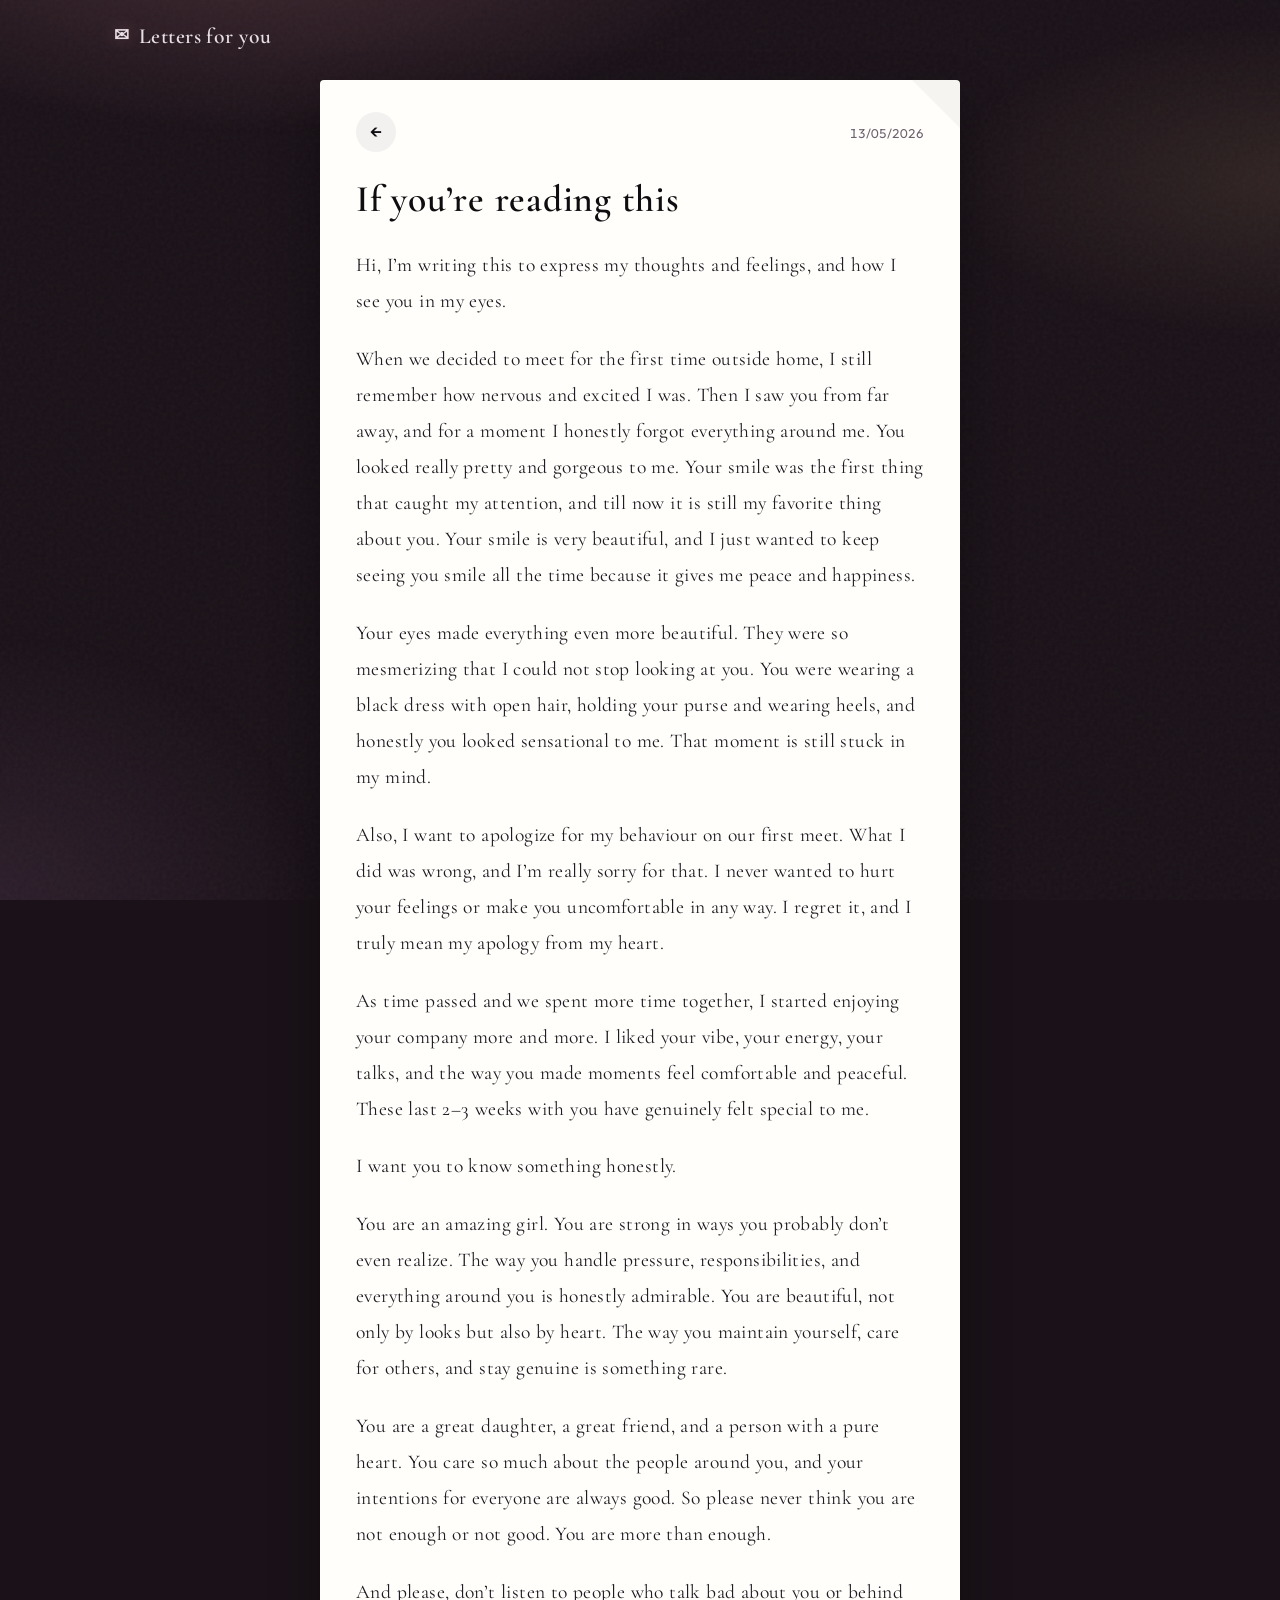
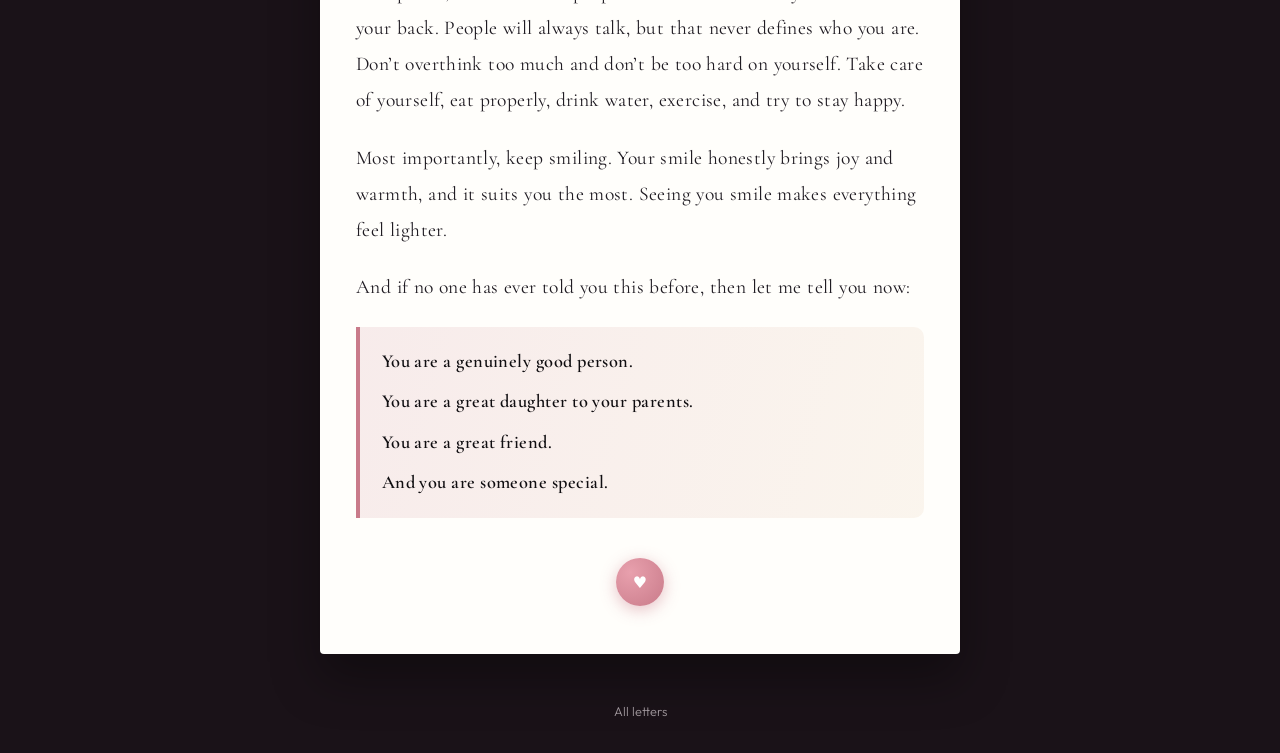
<file: letter-1.html>
<!DOCTYPE html>
<html lang="en">
<head>
  <meta charset="UTF-8" />
  <meta name="viewport" content="width=device-width, initial-scale=1.0" />
  <title>If you’re reading this — Letters for you</title>
  <link rel="preconnect" href="https://fonts.googleapis.com" />
  <link rel="preconnect" href="https://fonts.gstatic.com" crossorigin />
  <link href="https://fonts.googleapis.com/css2?family=Cormorant+Garamond:ital,wght@0,400;0,600;1,400&family=Outfit:wght@300;400;500&display=swap" rel="stylesheet" />
  <link rel="stylesheet" href="./styles.css" />
</head>
<body>
  <div class="bg-orbs" aria-hidden="true"></div>
  <div class="grain" aria-hidden="true"></div>

  <header class="site-header">
    <a href="./index.html" class="logo">
      <span class="logo-icon" aria-hidden="true">✉</span>
      <span class="logo-text">Letters for you</span>
    </a>
  </header>

  <main class="site-main site-main--read">
    <article class="paper">
      <div class="paper-fold" aria-hidden="true"></div>
      <header class="paper-header">
        <a href="./index.html" class="btn btn-icon paper-back" aria-label="Back to all letters">←</a>
        <div class="paper-meta">
          <time datetime="2026-05-13">13/05/2026</time>
        </div>
      </header>
      <h1 class="paper-title">If you’re reading this</h1>
      <div class="paper-body">
        <p>Hi, I’m writing this to express my thoughts and feelings, and how I see you in my eyes.</p>
        <p>When we decided to meet for the first time outside home, I still remember how nervous and excited I was. Then I saw you from far away, and for a moment I honestly forgot everything around me. You looked really pretty and gorgeous to me. Your smile was the first thing that caught my attention, and till now it is still my favorite thing about you. Your smile is very beautiful, and I just wanted to keep seeing you smile all the time because it gives me peace and happiness.</p>
        <p>Your eyes made everything even more beautiful. They were so mesmerizing that I could not stop looking at you. You were wearing a black dress with open hair, holding your purse and wearing heels, and honestly you looked sensational to me. That moment is still stuck in my mind.</p>
        <p>Also, I want to apologize for my behaviour on our first meet. What I did was wrong, and I’m really sorry for that. I never wanted to hurt your feelings or make you uncomfortable in any way. I regret it, and I truly mean my apology from my heart.</p>
        <p>As time passed and we spent more time together, I started enjoying your company more and more. I liked your vibe, your energy, your talks, and the way you made moments feel comfortable and peaceful. These last 2–3 weeks with you have genuinely felt special to me.</p>
        <p>I want you to know something honestly.</p>
        <p>You are an amazing girl. You are strong in ways you probably don’t even realize. The way you handle pressure, responsibilities, and everything around you is honestly admirable. You are beautiful, not only by looks but also by heart. The way you maintain yourself, care for others, and stay genuine is something rare.</p>
        <p>You are a great daughter, a great friend, and a person with a pure heart. You care so much about the people around you, and your intentions for everyone are always good. So please never think you are not enough or not good. You are more than enough.</p>
        <p>And please, don’t listen to people who talk bad about you or behind your back. People will always talk, but that never defines who you are. Don’t overthink too much and don’t be too hard on yourself. Take care of yourself, eat properly, drink water, exercise, and try to stay happy.</p>
        <p>Most importantly, keep smiling. Your smile honestly brings joy and warmth, and it suits you the most. Seeing you smile makes everything feel lighter.</p>
        <p>And if no one has ever told you this before, then let me tell you now:</p>
        <div class="paper-affirmations">
          <p>You are a genuinely good person.</p>
          <p>You are a great daughter to your parents.</p>
          <p>You are a great friend.</p>
          <p>And you are someone special.</p>
        </div>
      </div>
      <footer class="paper-footer">
        <span class="seal" aria-hidden="true">♥</span>
      </footer>
    </article>
  </main>

  <footer class="site-footer">
    <p><a href="./index.html">All letters</a></p>
  </footer>
</body>
</html>
</file>
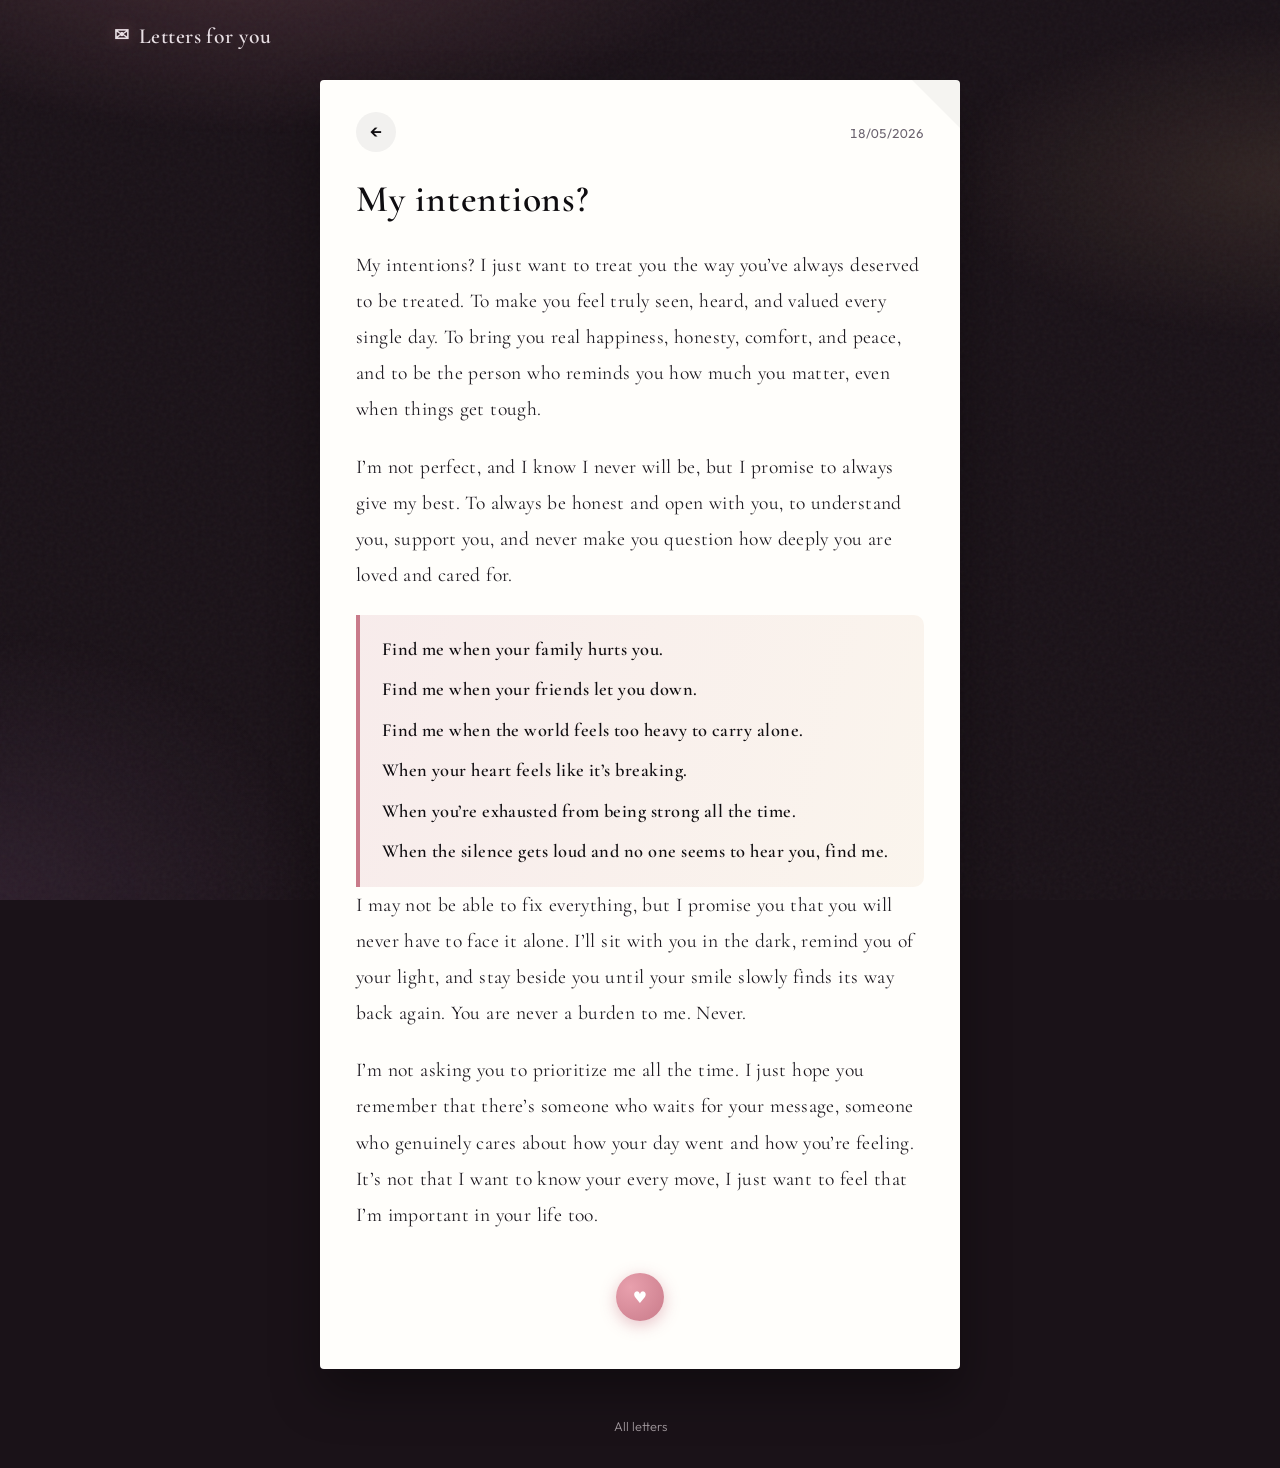
<file: letter-2.html>
<!DOCTYPE html>
<html lang="en">
<head>
  <meta charset="UTF-8" />
  <meta name="viewport" content="width=device-width, initial-scale=1.0" />
  <title>If you’re reading this — Letters for you</title>
  <link rel="preconnect" href="https://fonts.googleapis.com" />
  <link rel="preconnect" href="https://fonts.gstatic.com" crossorigin />
  <link href="https://fonts.googleapis.com/css2?family=Cormorant+Garamond:ital,wght@0,400;0,600;1,400&family=Outfit:wght@300;400;500&display=swap" rel="stylesheet" />
  <link rel="stylesheet" href="./styles.css" />
</head>
<body>
  <div class="bg-orbs" aria-hidden="true"></div>
  <div class="grain" aria-hidden="true"></div>

  <header class="site-header">
    <a href="./index.html" class="logo">
      <span class="logo-icon" aria-hidden="true">✉</span>
      <span class="logo-text">Letters for you</span>
    </a>
  </header>

  <main class="site-main site-main--read">
    <article class="paper">
      <div class="paper-fold" aria-hidden="true"></div>
      <header class="paper-header">
        <a href="./index.html" class="btn btn-icon paper-back" aria-label="Back to all letters">←</a>
        <div class="paper-meta">
          <time datetime="2026-05-18">18/05/2026</time>
        </div>
      </header>
      <h1 class="paper-title">My intentions?</h1>
      <div class="paper-body">
        <p>My intentions? I just want to treat you the way you’ve always deserved to be treated. To make you feel truly seen, heard, and valued every single day. To bring you real happiness, honesty, comfort, and peace, and to be the person who reminds you how much you matter, even when things get tough.</p>
        <p>I’m not perfect, and I know I never will be, but I promise to always give my best. To always be honest and open with you, to understand you, support you, and never make you question how deeply you are loved and cared for.</p>
        <div class="paper-affirmations">
          <p>Find me when your family hurts you.</p>
          <p>Find me when your friends let you down.</p>
          <p>Find me when the world feels too heavy to carry alone.</p>
          <p>When your heart feels like it’s breaking.</p>
          <p>When you’re exhausted from being strong all the time.</p>
          <p>When the silence gets loud and no one seems to hear you, find me.</p>
        </div>
        <p>I may not be able to fix everything, but I promise you that you will never have to face it alone. I’ll sit with you in the dark, remind you of your light, and stay beside you until your smile slowly finds its way back again. You are never a burden to me. Never.</p>
        <p>I’m not asking you to prioritize me all the time. I just hope you remember that there’s someone who waits for your message, someone who genuinely cares about how your day went and how you’re feeling. It’s not that I want to know your every move, I just want to feel that I’m important in your life too.</p>
      </div>
      <footer class="paper-footer">
        <span class="seal" aria-hidden="true">♥</span>
      </footer>
    </article>
  </main>

  <footer class="site-footer">
    <p><a href="./index.html">All letters</a></p>
  </footer>
</body>
</html>
</file>
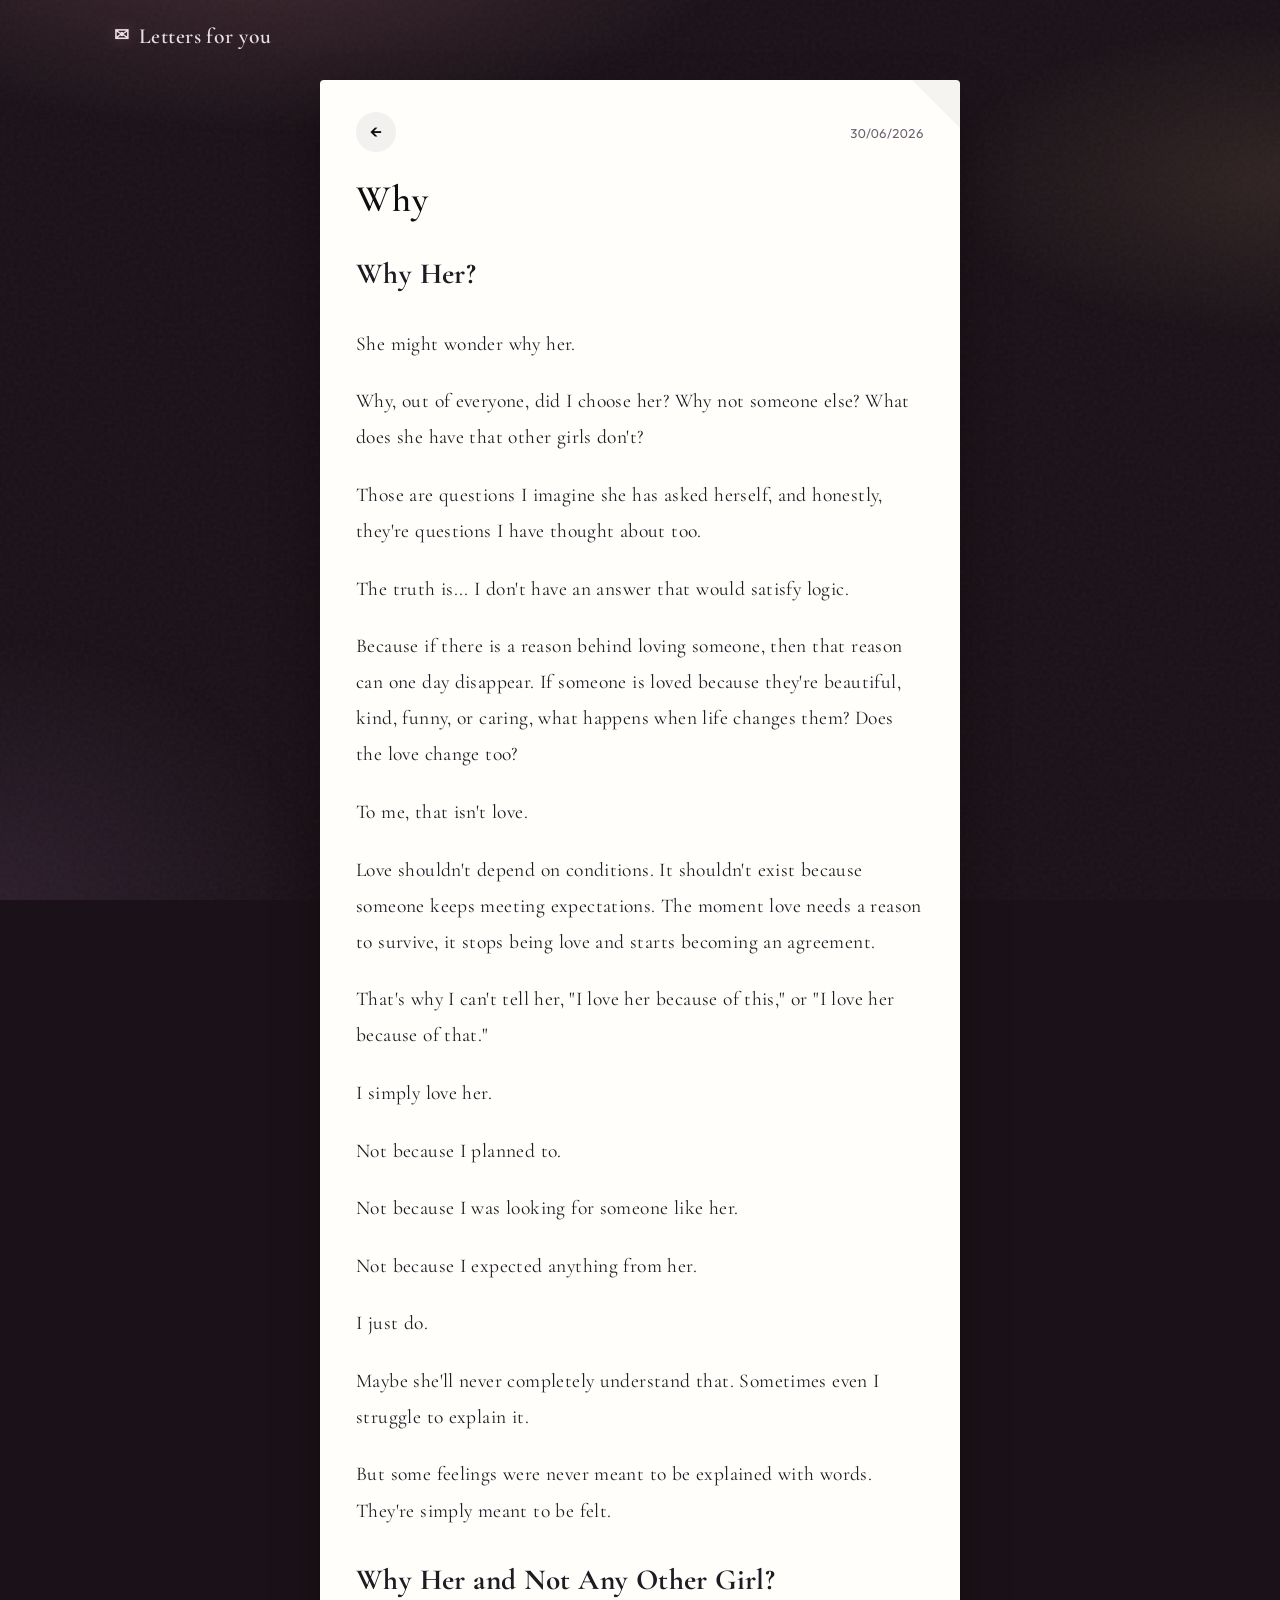
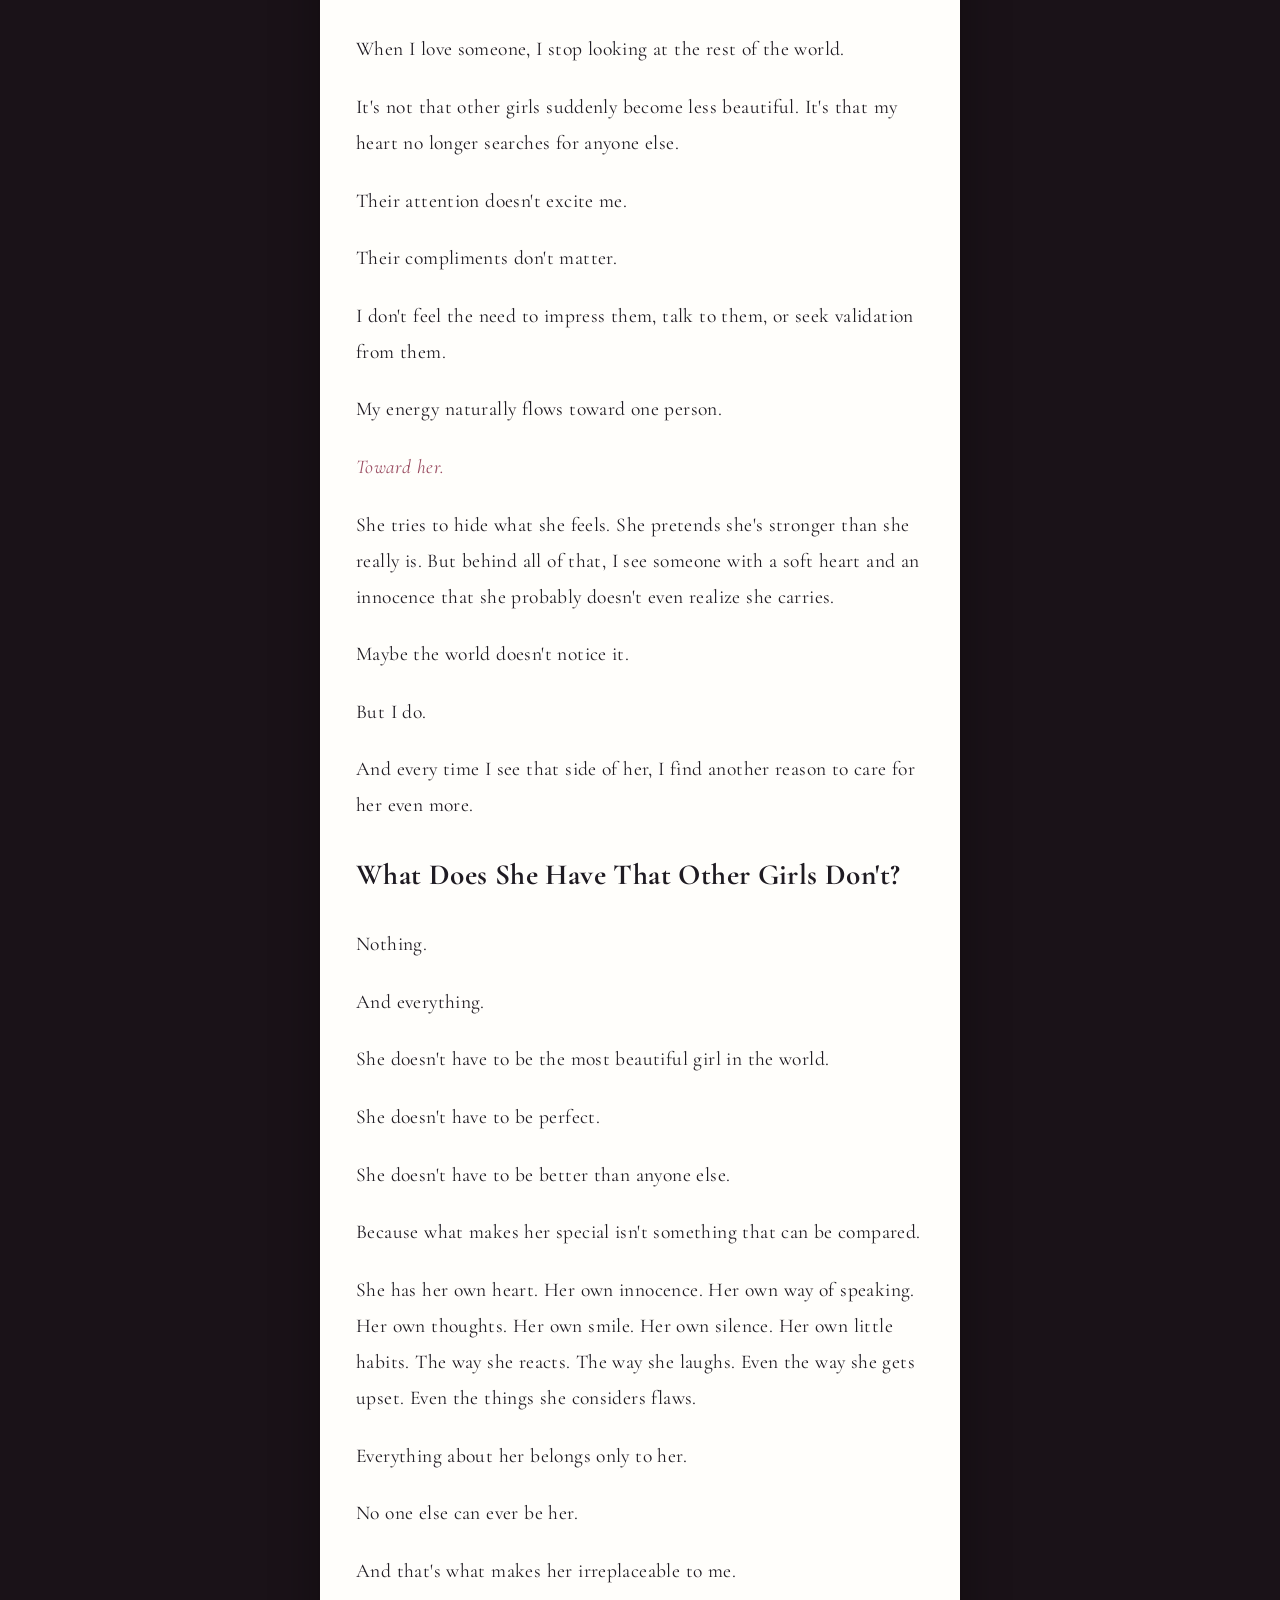
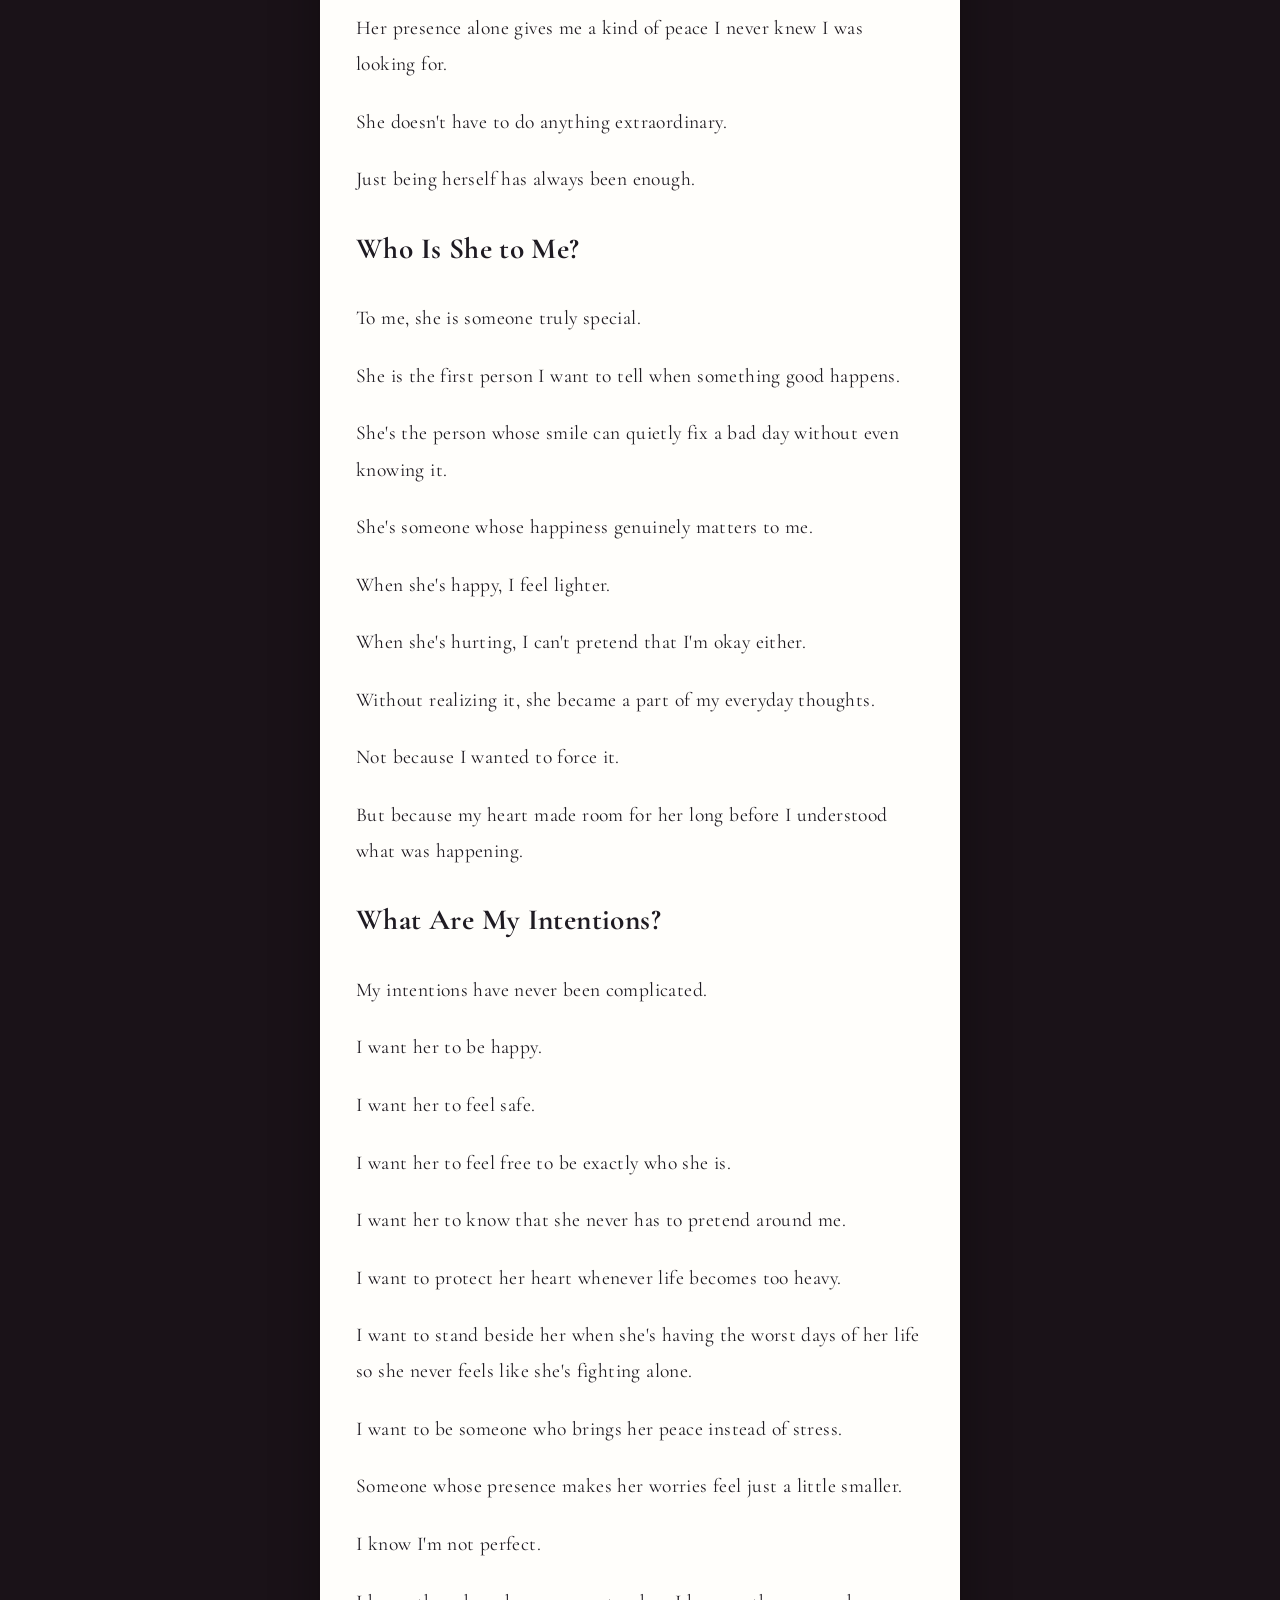
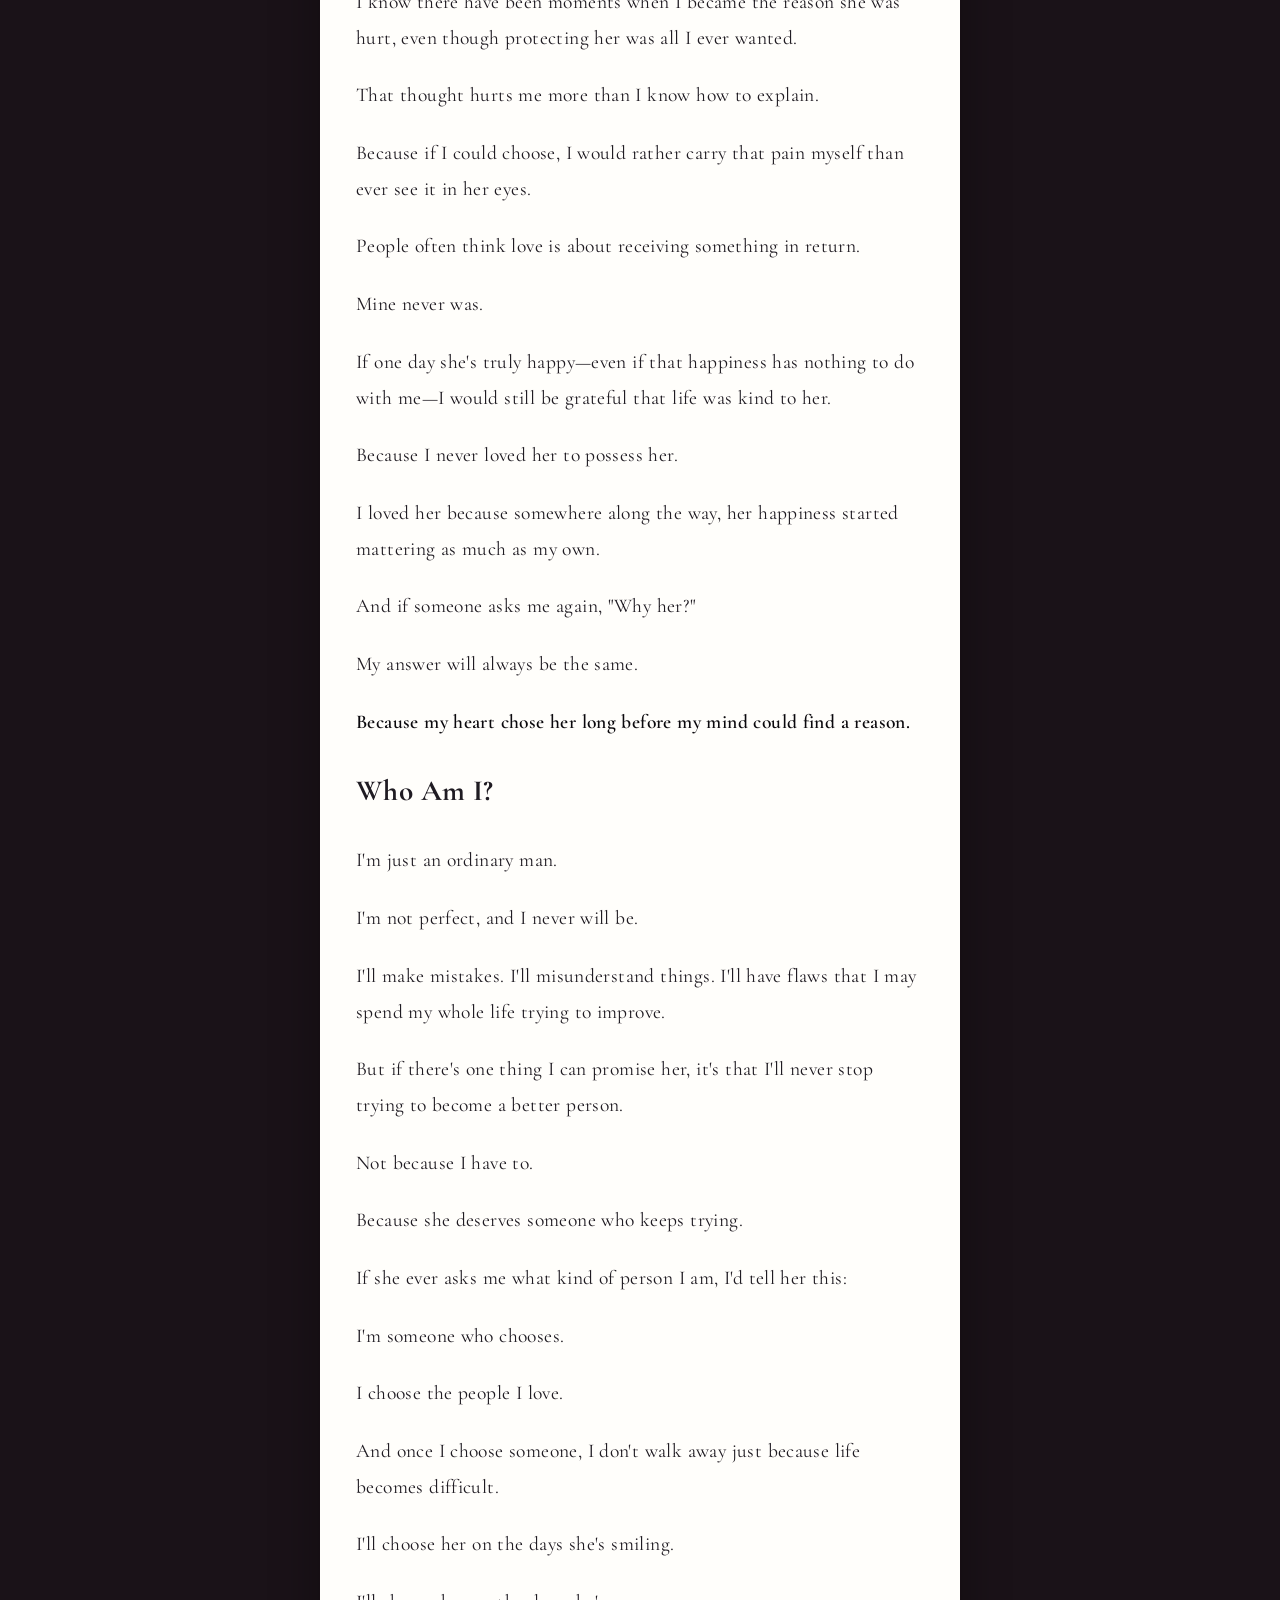
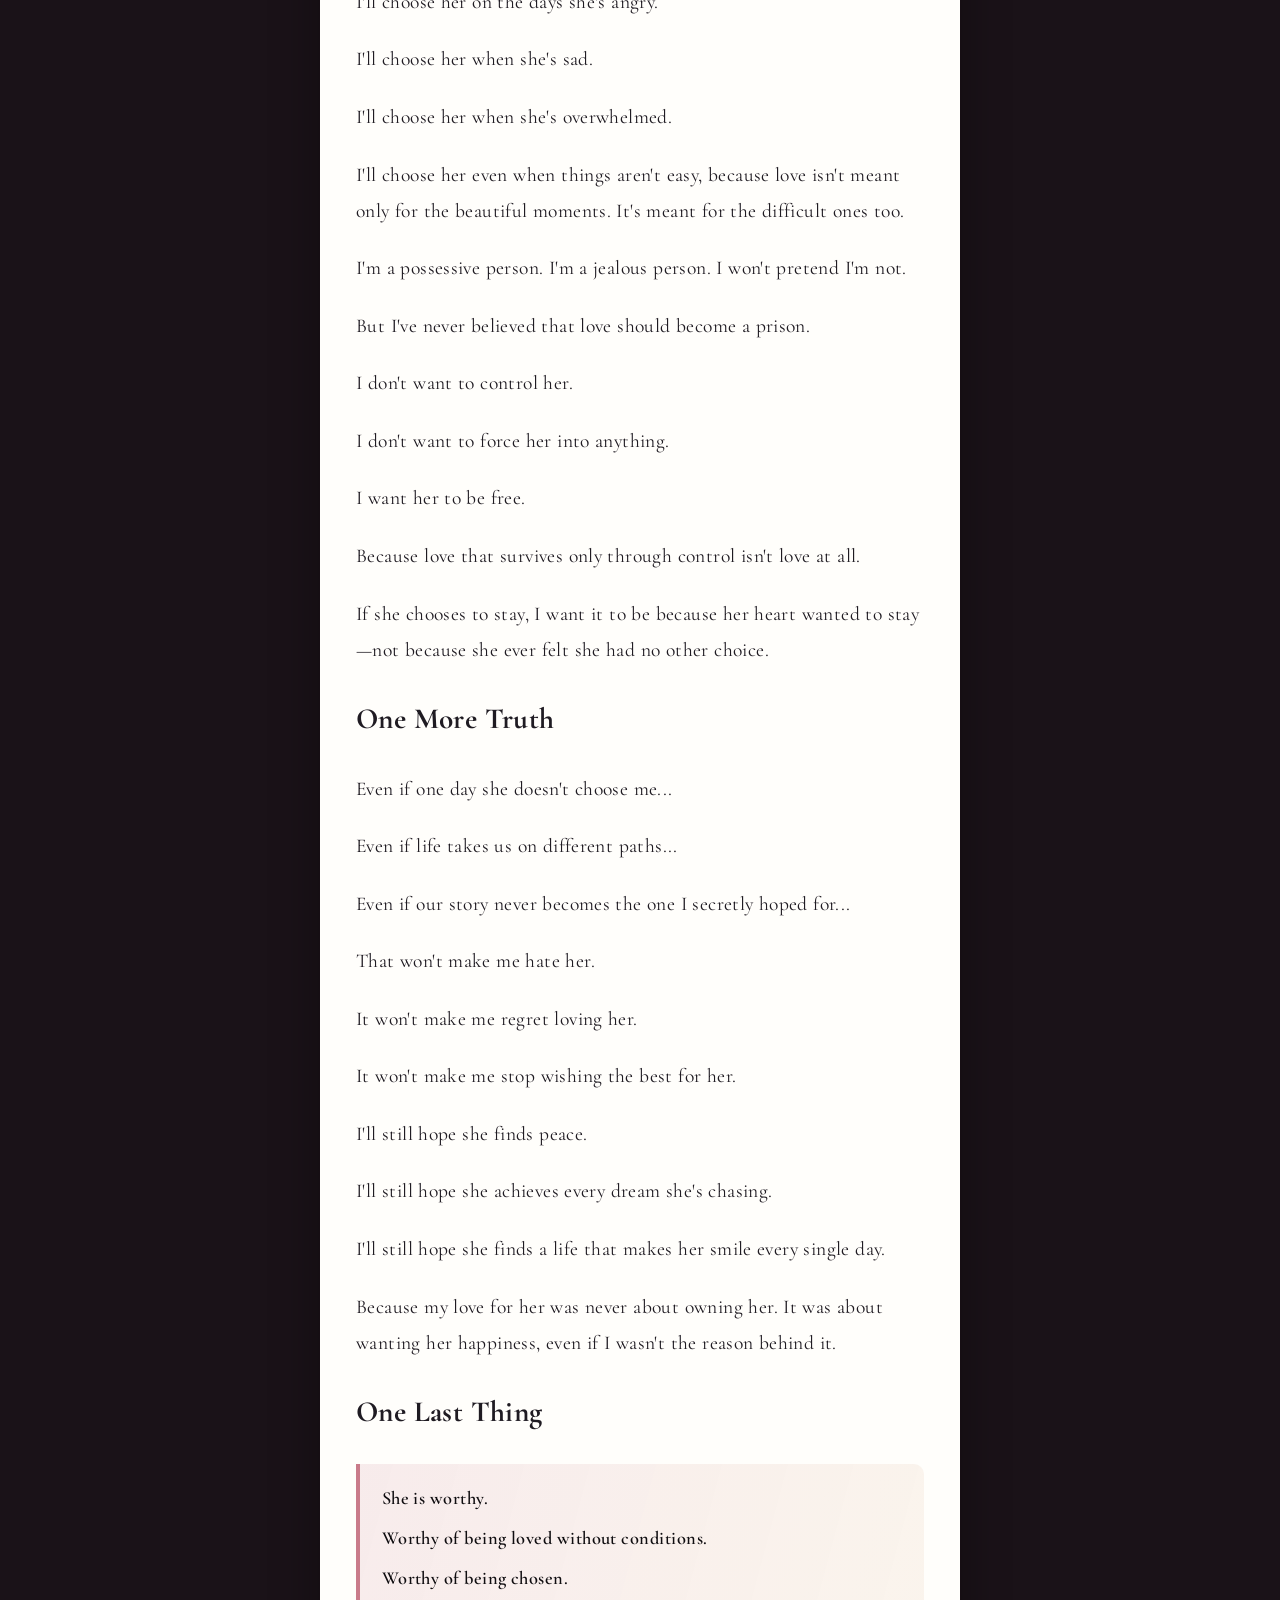
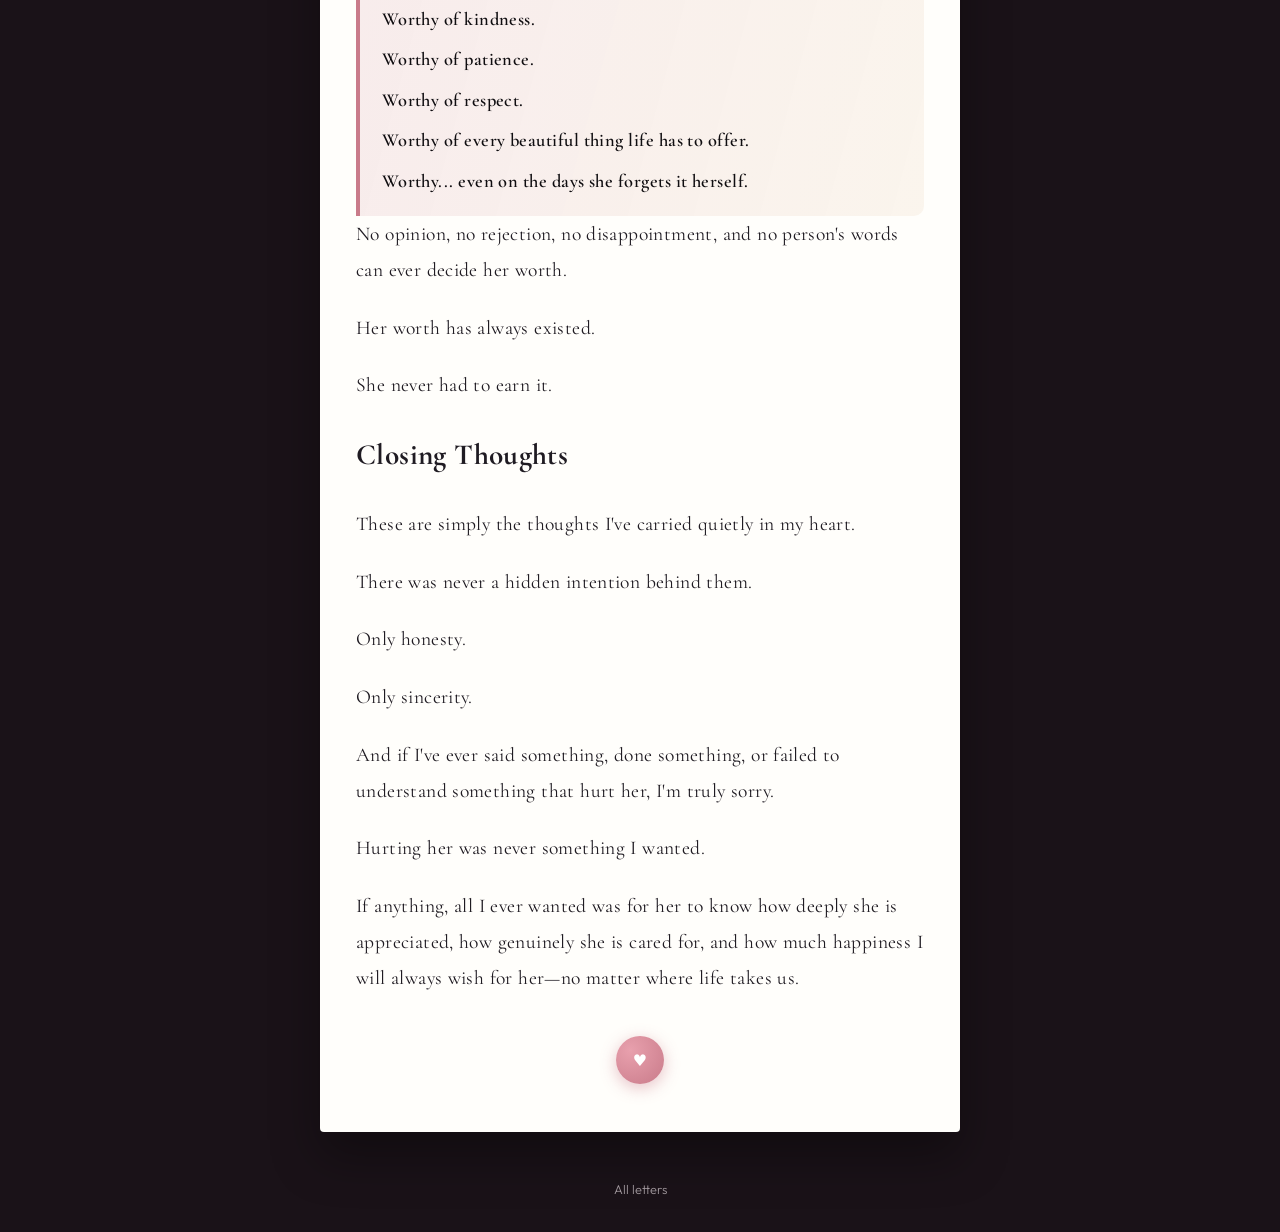
<file: letter-3.html>
<!DOCTYPE html>
<html lang="en">
<head>
  <meta charset="UTF-8" />
  <meta name="viewport" content="width=device-width, initial-scale=1.0" />
  <title>If you’re reading this — Letters for you</title>
  <link rel="preconnect" href="https://fonts.googleapis.com" />
  <link rel="preconnect" href="https://fonts.gstatic.com" crossorigin />
  <link href="https://fonts.googleapis.com/css2?family=Cormorant+Garamond:ital,wght@0,400;0,600;1,400&family=Outfit:wght@300;400;500&display=swap" rel="stylesheet" />
  <link rel="stylesheet" href="./styles.css" />
</head>
<body>
  <div class="bg-orbs" aria-hidden="true"></div>
  <div class="grain" aria-hidden="true"></div>

  <header class="site-header">
    <a href="./index.html" class="logo">
      <span class="logo-icon" aria-hidden="true">✉</span>
      <span class="logo-text">Letters for you</span>
    </a>
  </header>

  <main class="site-main site-main--read">
    <article class="paper">
      <div class="paper-fold" aria-hidden="true"></div>
      <header class="paper-header">
        <a href="./index.html" class="btn btn-icon paper-back" aria-label="Back to all letters">←</a>
        <div class="paper-meta">
          <time datetime="2026-05-18">30/06/2026</time>
        </div>
      </header>
      <h1 class="paper-title">Why</h1>
      <div class="paper-body">
        <h2>Why Her?</h2>
      
        <p>She might wonder why her.</p>
      
        <p>Why, out of everyone, did I choose her? Why not someone else? What does she have that other girls don't?</p>
      
        <p>Those are questions I imagine she has asked herself, and honestly, they're questions I have thought about too.</p>
      
        <p>The truth is... I don't have an answer that would satisfy logic.</p>
      
        <p>Because if there is a reason behind loving someone, then that reason can one day disappear. If someone is loved because they're beautiful, kind, funny, or caring, what happens when life changes them? Does the love change too?</p>
      
        <p>To me, that isn't love.</p>
      
        <p>Love shouldn't depend on conditions. It shouldn't exist because someone keeps meeting expectations. The moment love needs a reason to survive, it stops being love and starts becoming an agreement.</p>
      
        <p>That's why I can't tell her, "I love her because of this," or "I love her because of that."</p>
      
        <p>I simply love her.</p>
      
        <p>Not because I planned to.</p>
      
        <p>Not because I was looking for someone like her.</p>
      
        <p>Not because I expected anything from her.</p>
      
        <p>I just do.</p>
      
        <p>Maybe she'll never completely understand that. Sometimes even I struggle to explain it.</p>
      
        <p>But some feelings were never meant to be explained with words. They're simply meant to be felt.</p>
      
        <h2>Why Her and Not Any Other Girl?</h2>
      
        <p>When I love someone, I stop looking at the rest of the world.</p>
      
        <p>It's not that other girls suddenly become less beautiful. It's that my heart no longer searches for anyone else.</p>
      
        <p>Their attention doesn't excite me.</p>
      
        <p>Their compliments don't matter.</p>
      
        <p>I don't feel the need to impress them, talk to them, or seek validation from them.</p>
      
        <p>My energy naturally flows toward one person.</p>
      
        <p><em>Toward her.</em></p>
      
        <p>She tries to hide what she feels. She pretends she's stronger than she really is. But behind all of that, I see someone with a soft heart and an innocence that she probably doesn't even realize she carries.</p>
      
        <p>Maybe the world doesn't notice it.</p>
      
        <p>But I do.</p>
      
        <p>And every time I see that side of her, I find another reason to care for her even more.</p>
      
        <h2>What Does She Have That Other Girls Don't?</h2>
      
        <p>Nothing.</p>
      
        <p>And everything.</p>
      
        <p>She doesn't have to be the most beautiful girl in the world.</p>
      
        <p>She doesn't have to be perfect.</p>
      
        <p>She doesn't have to be better than anyone else.</p>
      
        <p>Because what makes her special isn't something that can be compared.</p>
      
        <p>She has her own heart. Her own innocence. Her own way of speaking. Her own thoughts. Her own smile. Her own silence. Her own little habits. The way she reacts. The way she laughs. Even the way she gets upset. Even the things she considers flaws.</p>
      
        <p>Everything about her belongs only to her.</p>
      
        <p>No one else can ever be her.</p>
      
        <p>And that's what makes her irreplaceable to me.</p>
      
        <p>Her presence alone gives me a kind of peace I never knew I was looking for.</p>
      
        <p>She doesn't have to do anything extraordinary.</p>
      
        <p>Just being herself has always been enough.</p>
      
        <h2>Who Is She to Me?</h2>
      
        <p>To me, she is someone truly special.</p>
      
        <p>She is the first person I want to tell when something good happens.</p>
      
        <p>She's the person whose smile can quietly fix a bad day without even knowing it.</p>
      
        <p>She's someone whose happiness genuinely matters to me.</p>
      
        <p>When she's happy, I feel lighter.</p>
      
        <p>When she's hurting, I can't pretend that I'm okay either.</p>
      
        <p>Without realizing it, she became a part of my everyday thoughts.</p>
      
        <p>Not because I wanted to force it.</p>
      
        <p>But because my heart made room for her long before I understood what was happening.</p>
      
        <h2>What Are My Intentions?</h2>
      
        <p>My intentions have never been complicated.</p>
      
        <p>I want her to be happy.</p>
      
        <p>I want her to feel safe.</p>
      
        <p>I want her to feel free to be exactly who she is.</p>
      
        <p>I want her to know that she never has to pretend around me.</p>
      
        <p>I want to protect her heart whenever life becomes too heavy.</p>
      
        <p>I want to stand beside her when she's having the worst days of her life so she never feels like she's fighting alone.</p>
      
        <p>I want to be someone who brings her peace instead of stress.</p>
      
        <p>Someone whose presence makes her worries feel just a little smaller.</p>
      
        <p>I know I'm not perfect.</p>
      
        <p>I know there have been moments when I became the reason she was hurt, even though protecting her was all I ever wanted.</p>
      
        <p>That thought hurts me more than I know how to explain.</p>
      
        <p>Because if I could choose, I would rather carry that pain myself than ever see it in her eyes.</p>
      
        <p>People often think love is about receiving something in return.</p>
      
        <p>Mine never was.</p>
      
        <p>If one day she's truly happy—even if that happiness has nothing to do with me—I would still be grateful that life was kind to her.</p>
      
        <p>Because I never loved her to possess her.</p>
      
        <p>I loved her because somewhere along the way, her happiness started mattering as much as my own.</p>
      
        <p>And if someone asks me again, "Why her?"</p>
      
        <p>My answer will always be the same.</p>
      
        <p><strong>Because my heart chose her long before my mind could find a reason.</strong></p>
      
        <h2>Who Am I?</h2>
      
        <p>I'm just an ordinary man.</p>
      
        <p>I'm not perfect, and I never will be.</p>
      
        <p>I'll make mistakes. I'll misunderstand things. I'll have flaws that I may spend my whole life trying to improve.</p>
      
        <p>But if there's one thing I can promise her, it's that I'll never stop trying to become a better person.</p>
      
        <p>Not because I have to.</p>
      
        <p>Because she deserves someone who keeps trying.</p>
      
        <p>If she ever asks me what kind of person I am, I'd tell her this:</p>
      
        <p>I'm someone who chooses.</p>
      
        <p>I choose the people I love.</p>
      
        <p>And once I choose someone, I don't walk away just because life becomes difficult.</p>
      
        <p>I'll choose her on the days she's smiling.</p>
      
        <p>I'll choose her on the days she's angry.</p>
      
        <p>I'll choose her when she's sad.</p>
      
        <p>I'll choose her when she's overwhelmed.</p>
      
        <p>I'll choose her even when things aren't easy, because love isn't meant only for the beautiful moments. It's meant for the difficult ones too.</p>
      
        <p>I'm a possessive person. I'm a jealous person. I won't pretend I'm not.</p>
      
        <p>But I've never believed that love should become a prison.</p>
      
        <p>I don't want to control her.</p>
      
        <p>I don't want to force her into anything.</p>
      
        <p>I want her to be free.</p>
      
        <p>Because love that survives only through control isn't love at all.</p>
      
        <p>If she chooses to stay, I want it to be because her heart wanted to stay—not because she ever felt she had no other choice.</p>
      
        <h2>One More Truth</h2>
      
        <p>Even if one day she doesn't choose me...</p>
      
        <p>Even if life takes us on different paths...</p>
      
        <p>Even if our story never becomes the one I secretly hoped for...</p>
      
        <p>That won't make me hate her.</p>
      
        <p>It won't make me regret loving her.</p>
      
        <p>It won't make me stop wishing the best for her.</p>
      
        <p>I'll still hope she finds peace.</p>
      
        <p>I'll still hope she achieves every dream she's chasing.</p>
      
        <p>I'll still hope she finds a life that makes her smile every single day.</p>
      
        <p>Because my love for her was never about owning her. It was about wanting her happiness, even if I wasn't the reason behind it.</p>
      
        <h2>One Last Thing</h2>
      
        <div class="paper-affirmations">
          <p>She is worthy.</p>
          <p>Worthy of being loved without conditions.</p>
          <p>Worthy of being chosen.</p>
          <p>Worthy of kindness.</p>
          <p>Worthy of patience.</p>
          <p>Worthy of respect.</p>
          <p>Worthy of every beautiful thing life has to offer.</p>
          <p>Worthy... even on the days she forgets it herself.</p>
        </div>
      
        <p>No opinion, no rejection, no disappointment, and no person's words can ever decide her worth.</p>
      
        <p>Her worth has always existed.</p>
      
        <p>She never had to earn it.</p>
      
        <h2>Closing Thoughts</h2>
      
        <p>These are simply the thoughts I've carried quietly in my heart.</p>
      
        <p>There was never a hidden intention behind them.</p>
      
        <p>Only honesty.</p>
      
        <p>Only sincerity.</p>
      
        <p>And if I've ever said something, done something, or failed to understand something that hurt her, I'm truly sorry.</p>
      
        <p>Hurting her was never something I wanted.</p>
      
        <p>If anything, all I ever wanted was for her to know how deeply she is appreciated, how genuinely she is cared for, and how much happiness I will always wish for her—no matter where life takes us.</p>
      </div>
      <footer class="paper-footer">
        <span class="seal" aria-hidden="true">♥</span>
      </footer>
    </article>
  </main>

  <footer class="site-footer">
    <p><a href="./index.html">All letters</a></p>
  </footer>
</body>
</html>
</file>
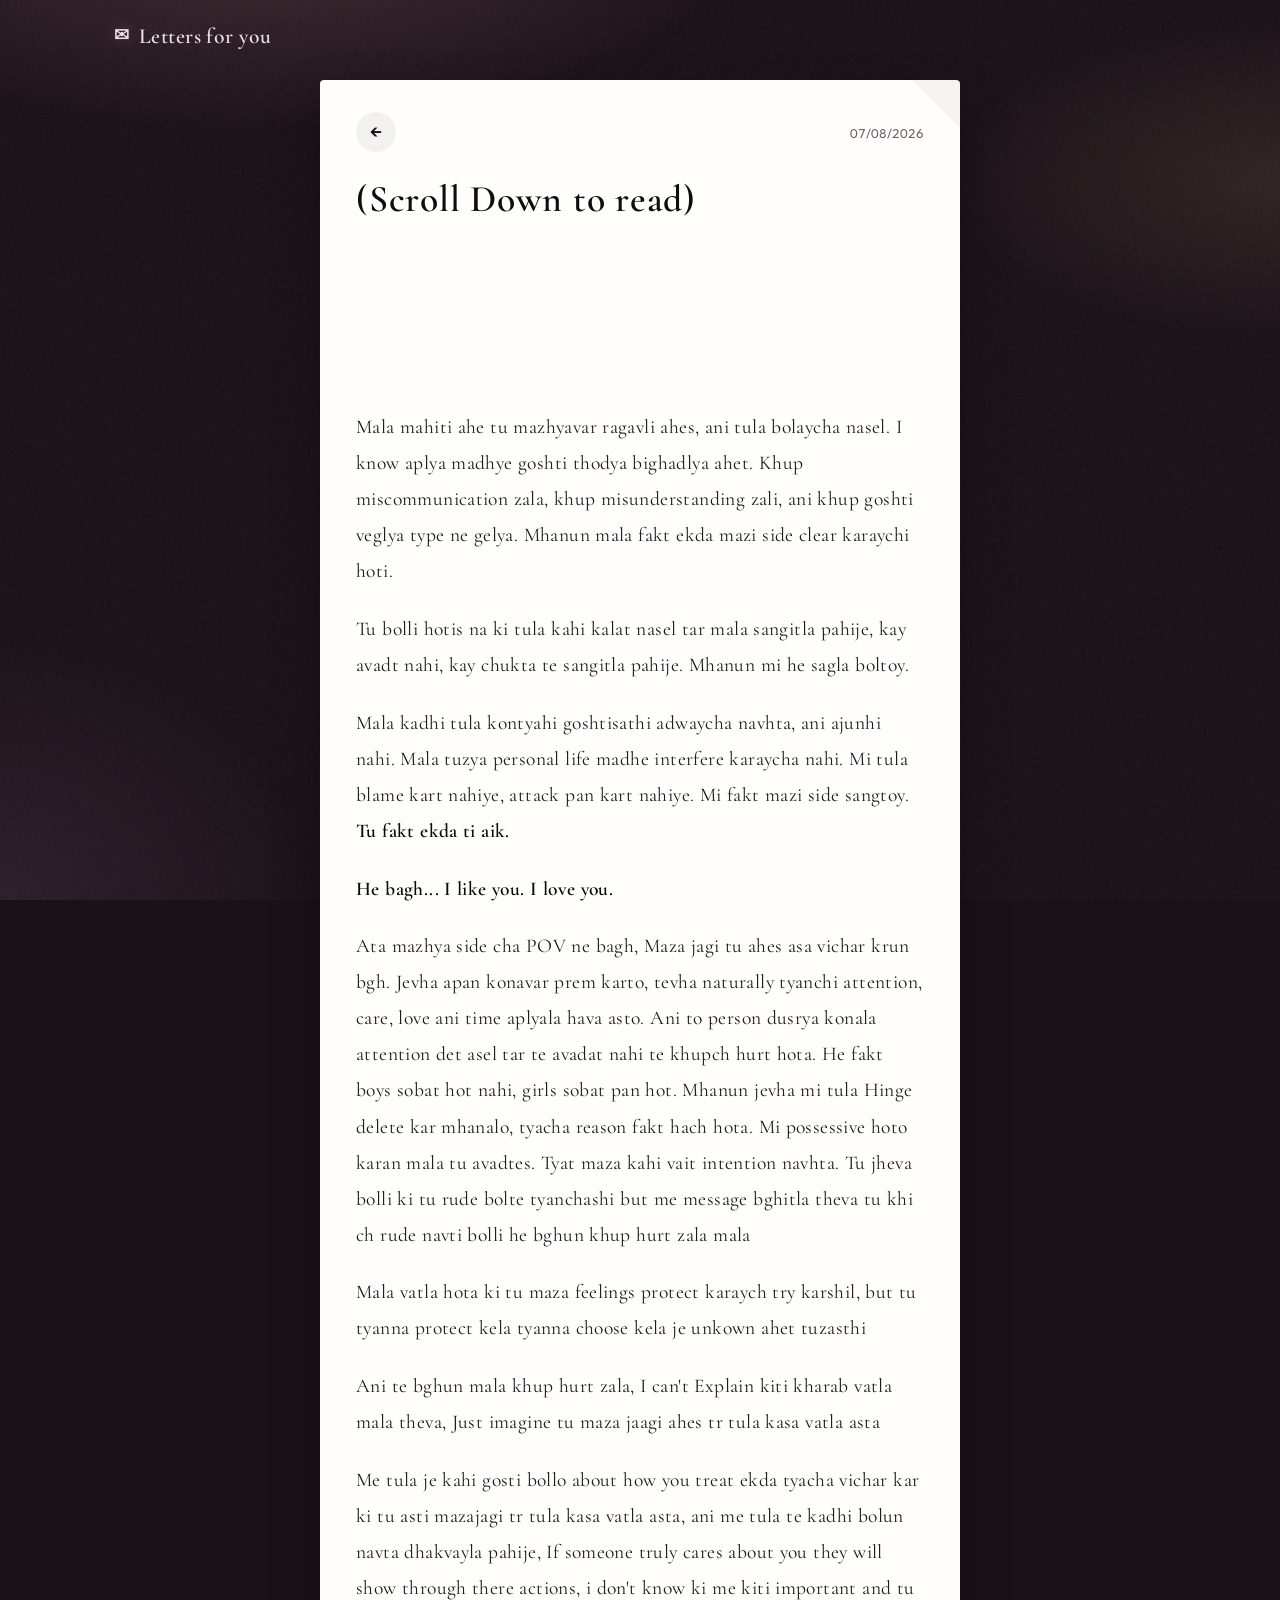
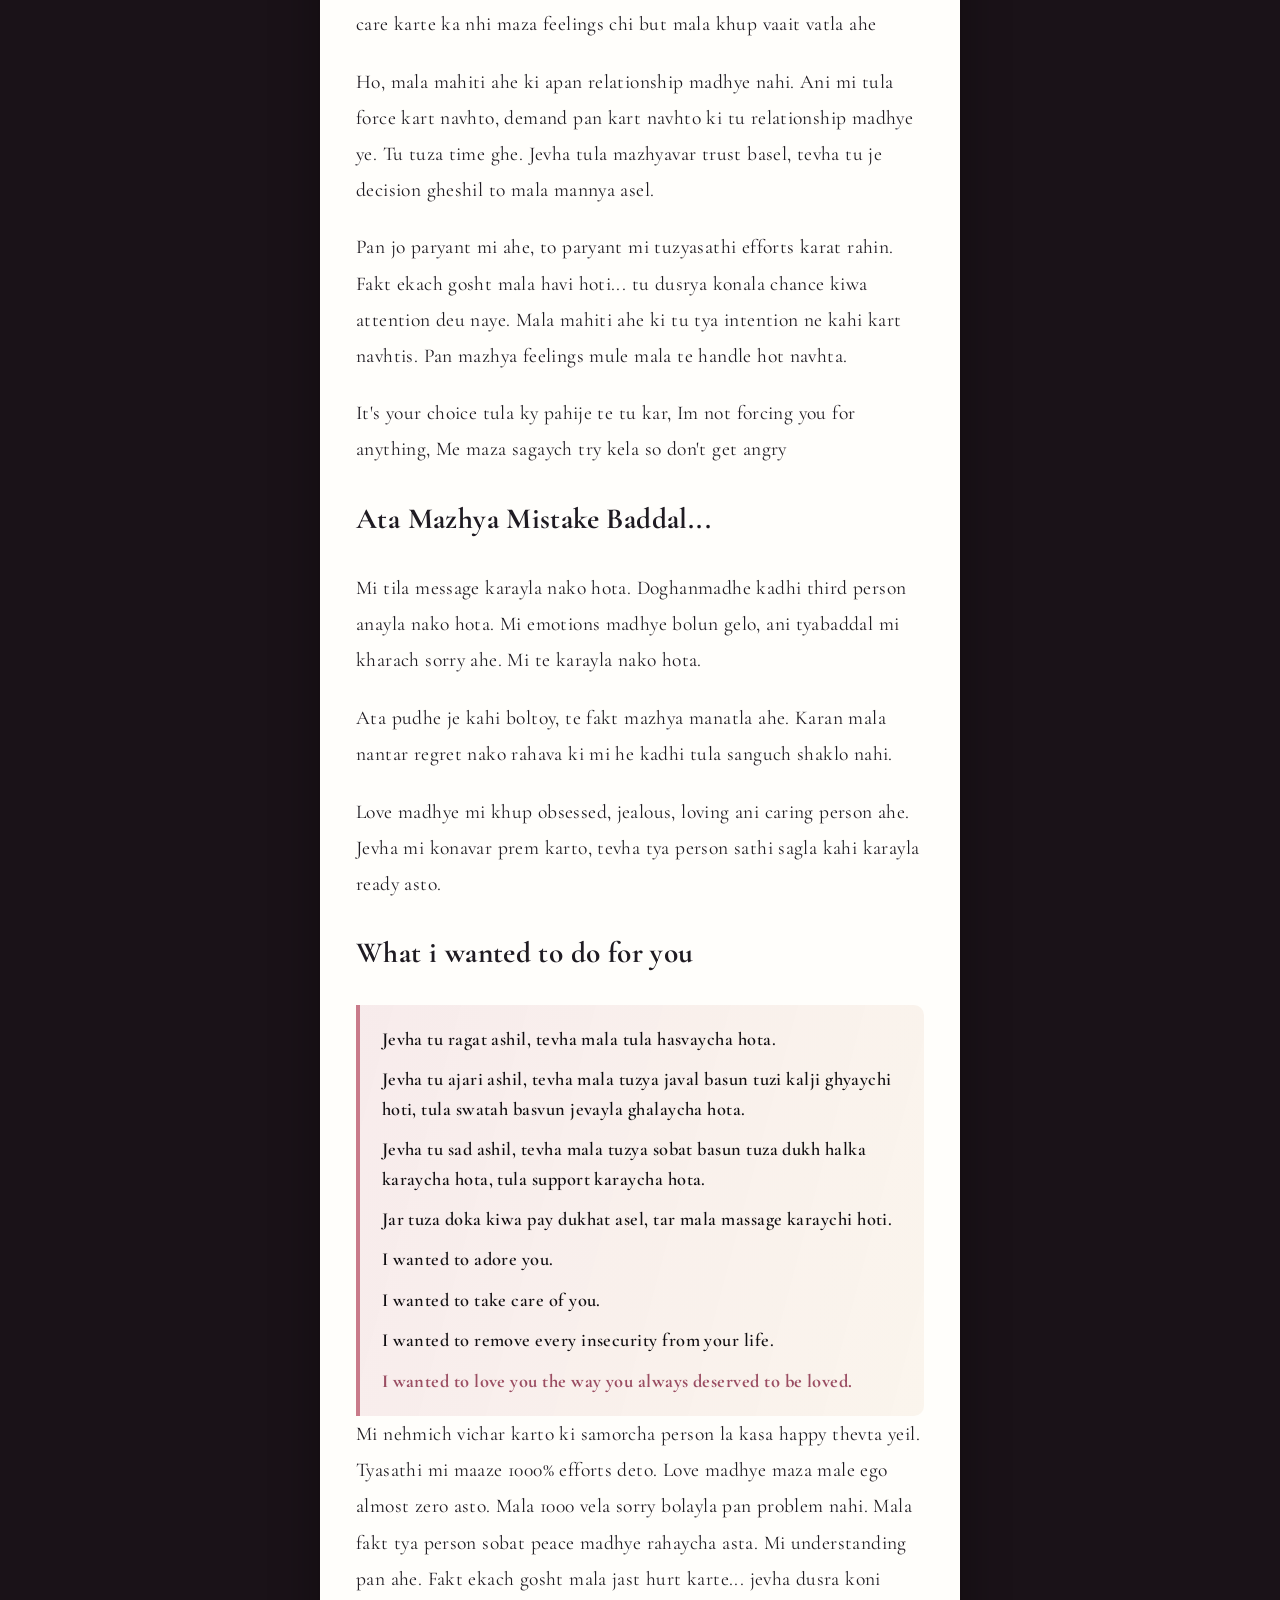
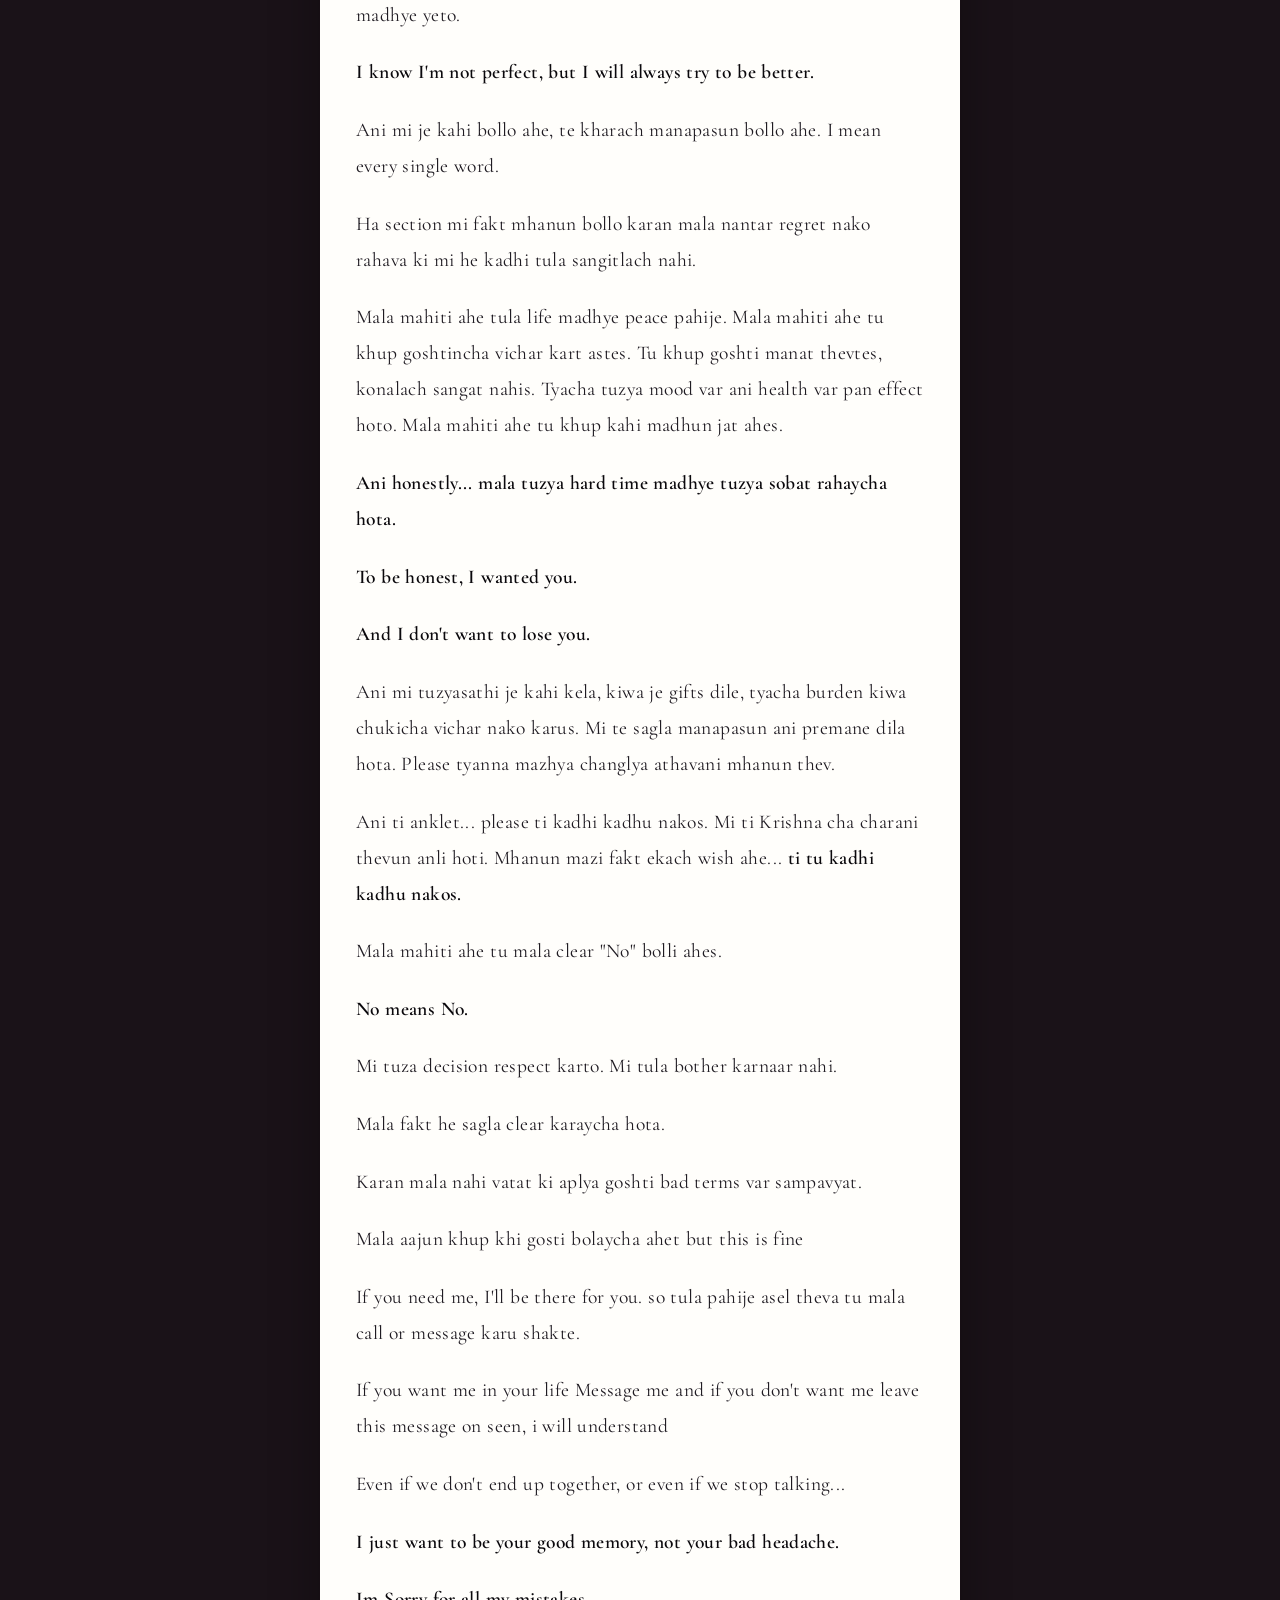
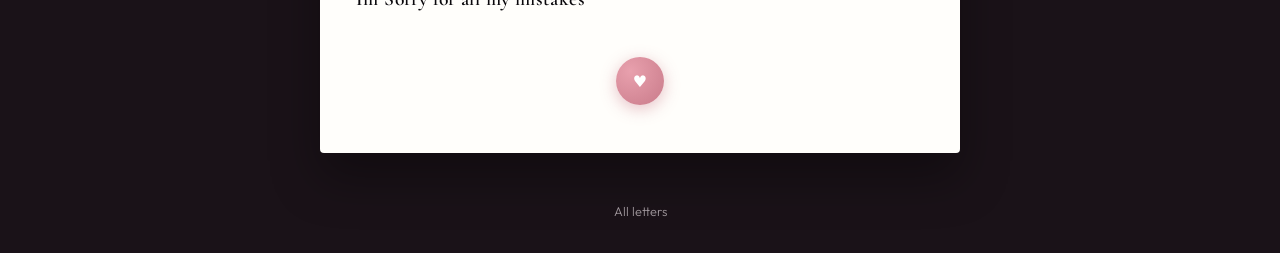
<file: letter-4.html>
<!DOCTYPE html>
<html lang="en">
<head>
  <meta charset="UTF-8" />
  <meta name="viewport" content="width=device-width, initial-scale=1.0" />
  <title>If you’re reading this — Letters for you</title>
  <link rel="preconnect" href="https://fonts.googleapis.com" />
  <link rel="preconnect" href="https://fonts.gstatic.com" crossorigin />
  <link href="https://fonts.googleapis.com/css2?family=Cormorant+Garamond:ital,wght@0,400;0,600;1,400&family=Outfit:wght@300;400;500&display=swap" rel="stylesheet" />
  <link rel="stylesheet" href="./styles.css" />
</head>
<body>
  <div class="bg-orbs" aria-hidden="true"></div>
  <div class="grain" aria-hidden="true"></div>

  
  <header class="site-header">
    <a href="./index.html" class="logo">
      <span class="logo-icon" aria-hidden="true">✉</span>
      <span class="logo-text">Letters for you</span>
    </a>
  </header>

  <main class="site-main site-main--read">
    <article class="paper">
      <div class="paper-fold" aria-hidden="true"></div>
      <header class="paper-header">
        <a href="./index.html" class="btn btn-icon paper-back" aria-label="Back to all letters">←</a>
        <div class="paper-meta">
          <time datetime="2026-05-18">07/08/2026</time>
        </div>
      </header>
      <h1 class="paper-title">(Scroll Down to read)</h1>
      <div class="paper-body">
        <video class="video-container" autoplay muted loop playsinline>
            <source src="https://raw.githubusercontent.com/p4rex0/Letter/main/videos/sry.mp4" type="video/mp4">
            Your browser does not support the video tag.
          </video>
    
        <p>Mala mahiti ahe tu mazhyavar ragavli ahes, ani tula bolaycha nasel. I know aplya madhye goshti thodya bighadlya ahet. Khup miscommunication zala, khup misunderstanding zali, ani khup goshti veglya type ne gelya. Mhanun mala fakt ekda mazi side clear karaychi hoti.</p>
    
        <p>Tu bolli hotis na ki tula kahi kalat nasel tar mala sangitla pahije, kay avadt nahi, kay chukta te sangitla pahije. Mhanun mi he sagla boltoy.</p>
    
        <p>Mala kadhi tula kontyahi goshtisathi adwaycha navhta, ani ajunhi nahi. Mala tuzya personal life madhe interfere karaycha nahi. Mi tula blame kart nahiye, attack pan kart nahiye. Mi fakt mazi side sangtoy. <strong>Tu fakt ekda ti aik.</strong></p>
    
        <p><strong>He bagh... I like you. I love you.</strong></p>
    
        <p>Ata mazhya side cha POV ne bagh, Maza jagi tu ahes asa vichar krun bgh. Jevha apan konavar prem karto, tevha naturally tyanchi attention, care, love ani time aplyala hava asto. Ani to person dusrya konala attention det asel tar te avadat nahi te khupch hurt hota. He fakt boys sobat hot nahi, girls sobat pan hot. Mhanun jevha mi tula Hinge delete kar mhanalo, tyacha reason fakt hach hota.  Mi possessive hoto karan mala tu avadtes. Tyat maza kahi vait intention navhta. Tu jheva bolli ki tu rude bolte tyanchashi but me message bghitla theva tu khi ch rude navti bolli he bghun khup hurt zala mala</p>
    
        <p>Mala vatla hota ki tu maza feelings protect karaych try karshil, but tu tyanna protect kela tyanna choose kela je unkown ahet tuzasthi</p>

        <p>Ani te bghun mala khup hurt zala, I can't Explain kiti kharab vatla mala theva, Just imagine tu maza jaagi ahes tr tula kasa vatla asta</p>

        <p>Me tula je kahi gosti bollo about how you treat ekda tyacha vichar kar ki tu asti mazajagi tr tula kasa vatla asta, ani me tula te kadhi bolun navta dhakvayla pahije, If someone truly cares about you they will show through there actions, i don't know ki me kiti important and tu care karte ka nhi maza feelings chi but mala khup vaait vatla ahe</p>

        <p>Ho, mala mahiti ahe ki apan relationship madhye nahi. Ani mi tula force kart navhto, demand pan kart navhto ki tu relationship madhye ye. Tu tuza time ghe. Jevha tula mazhyavar trust basel, tevha tu je decision gheshil to mala mannya asel.</p>
    
        <p>Pan jo paryant mi ahe, to paryant mi tuzyasathi efforts karat rahin. Fakt ekach gosht mala havi hoti... tu dusrya konala chance kiwa attention deu naye. Mala mahiti ahe ki tu tya intention ne kahi kart navhtis. Pan mazhya feelings mule mala te handle hot navhta.</p>
    
        <p>It's your choice tula ky pahije te tu kar, Im not forcing you for anything, Me maza sagaych try kela so don't get angry</p>

        <h2>Ata Mazhya Mistake Baddal...</h2>
    
        <p>Mi tila message karayla nako hota. Doghanmadhe kadhi third person anayla nako hota. Mi emotions madhye bolun gelo, ani tyabaddal mi kharach sorry ahe. Mi te karayla nako hota.</p>
    
        <p>Ata pudhe je kahi boltoy, te fakt mazhya manatla ahe. Karan mala nantar regret nako rahava ki mi he kadhi tula sanguch shaklo nahi.</p>
    
        <p>Love madhye mi khup obsessed, jealous, loving ani caring person ahe. Jevha mi konavar prem karto, tevha tya person sathi sagla kahi karayla ready asto.</p>
    
        <h2>What i wanted to do for you</h2>
    
        <div class="paper-affirmations">
            <p>Jevha tu ragat ashil, tevha mala tula hasvaycha hota.</p>
            <p>Jevha tu ajari ashil, tevha mala tuzya javal basun tuzi kalji ghyaychi hoti, tula swatah basvun jevayla ghalaycha hota.</p>
            <p>Jevha tu sad ashil, tevha mala tuzya sobat basun tuza dukh halka karaycha hota, tula support karaycha hota.</p>
            <p>Jar tuza doka kiwa pay dukhat asel, tar mala massage karaychi hoti.</p>
            <p>I wanted to adore you.</p>
            <p>I wanted to take care of you.</p>
            <p>I wanted to remove every insecurity from your life.</p>
            <p><strong>I wanted to love you the way you always deserved to be loved.</strong></p>
        </div>
    
        <p>Mi nehmich vichar karto ki samorcha person la kasa happy thevta yeil. Tyasathi mi maaze 1000% efforts deto. Love madhye maza male ego almost zero asto. Mala 1000 vela sorry bolayla pan problem nahi. Mala fakt tya person sobat peace madhye rahaycha asta. Mi understanding pan ahe. Fakt ekach gosht mala jast hurt karte... jevha dusra koni madhye yeto.</p>
    
        <p><strong>I know I'm not perfect, but I will always try to be better.</strong></p>
    
        <p>Ani mi je kahi bollo ahe, te kharach manapasun bollo ahe. I mean every single word.</p>
    
        <p>Ha section mi fakt mhanun bollo karan mala nantar regret nako rahava ki mi he kadhi tula sangitlach nahi.</p>
    
        <p>Mala mahiti ahe tula life madhye peace pahije. Mala mahiti ahe tu khup goshtincha vichar kart astes. Tu khup goshti manat thevtes, konalach sangat nahis. Tyacha tuzya mood var ani health var pan effect hoto. Mala mahiti ahe tu khup kahi madhun jat ahes.</p>
    
        <p><strong>Ani honestly... mala tuzya hard time madhye tuzya sobat rahaycha hota.</strong></p>
    
        <p><strong>To be honest, I wanted you.</strong></p>
    
        <p><strong>And I don't want to lose you.</strong></p>
    
        <p>Ani mi tuzyasathi je kahi kela, kiwa je gifts dile, tyacha burden kiwa chukicha vichar nako karus. Mi te sagla manapasun ani premane dila hota. Please tyanna mazhya changlya athavani mhanun thev.</p>
    
        <p>Ani ti anklet... please ti kadhi kadhu nakos. Mi ti Krishna cha charani thevun anli hoti. Mhanun mazi fakt ekach wish ahe... <strong>ti tu kadhi kadhu nakos.</strong></p>
    
        <p>Mala mahiti ahe tu mala clear "No" bolli ahes.</p>
    
        <p><strong>No means No.</strong></p>
    
        <p>Mi tuza decision respect karto. Mi tula bother karnaar nahi.</p>
    
        <p>Mala fakt he sagla clear karaycha hota.</p>
    
        <p>Karan mala nahi vatat ki aplya goshti bad terms var sampavyat.</p>

        <p>Mala aajun khup khi gosti bolaycha ahet but this is fine</p>

        <p>If you need me, I'll be there for you. so tula pahije asel theva tu mala call or message karu shakte.</p>

        <p>If you want me in your life Message me and if you don't want me leave this message on seen, i will understand</p>

        <p>Even if we don't end up together, or even if we stop talking...</p>
    
        <p><strong>I just want to be your good memory, not your bad headache.</strong></p>

        <p><strong>Im Sorry for all my mistakes</strong></p>

    
    </div>
      <footer class="paper-footer">
        <span class="seal" aria-hidden="true">♥</span>
      </footer>
    </article>
  </main>

  <footer class="site-footer">
    <p><a href="./index.html">All letters</a></p>
  </footer>
</body>
</html>
</file>
<file: styles.css>
:root {
  --bg-deep: #1a1218;
  --bg-card: rgba(42, 32, 44, 0.65);
  --bg-paper: #fffefb;
  --ink: #0f0d10;
  --ink-body: #1f1b22;
  --ink-muted: #6a626e;
  --ink-emphasis: #9a4d62;
  --ink-strong: #0a080c;
  --accent: #c97b8a;
  --accent-soft: rgba(201, 123, 138, 0.35);
  --gold: #d4a574;
  --radius: 18px;
  --shadow-soft: 0 20px 50px rgba(0, 0, 0, 0.35);
  --font-chapter: Georgia, "Times New Roman", Times, serif;
  --font-display: "Cormorant Garamond", Georgia, serif;
  --font-ui: "Outfit", system-ui, sans-serif;
}

*,
*::before,
*::after {
  box-sizing: border-box;
}

html {
  scroll-behavior: smooth;
}

body {
  margin: 0;
  min-height: 100dvh;
  font-family: var(--font-ui);
  font-weight: 400;
  color: #e8dfe4;
  background: var(--bg-deep);
  line-height: 1.5;
  overflow-x: hidden;
}

.bg-orbs {
  position: fixed;
  inset: 0;
  z-index: 0;
  background:
    radial-gradient(ellipse 80% 50% at 20% -10%, rgba(201, 123, 138, 0.25), transparent 50%),
    radial-gradient(ellipse 60% 40% at 100% 20%, rgba(212, 165, 116, 0.12), transparent 45%),
    radial-gradient(ellipse 50% 60% at 0% 100%, rgba(120, 80, 120, 0.2), transparent 50%);
  pointer-events: none;
}

.grain {
  position: fixed;
  inset: 0;
  z-index: 1;
  opacity: 0.04;
  pointer-events: none;
  background-image: url("data:image/svg+xml,%3Csvg viewBox='0 0 256 256' xmlns='http://www.w3.org/2000/svg'%3E%3Cfilter id='n'%3E%3CfeTurbulence type='fractalNoise' baseFrequency='0.9' numOctaves='4' stitchTiles='stitch'/%3E%3C/filter%3E%3Crect width='100%25' height='100%25' filter='url(%23n)'/%3E%3C/svg%3E");
}

.site-header {
  position: relative;
  z-index: 2;
  display: flex;
  align-items: center;
  justify-content: space-between;
  padding: 1.25rem 1.5rem;
  max-width: 1100px;
  margin: 0 auto;
}

.logo {
  display: flex;
  align-items: center;
  gap: 0.6rem;
  font-family: var(--font-display);
  font-size: 1.35rem;
  font-weight: 600;
  letter-spacing: 0.02em;
  text-decoration: none;
  color: inherit;
}

.logo-icon {
  font-size: 1.1rem;
  filter: drop-shadow(0 0 8px var(--accent-soft));
}

.btn {
  font-family: var(--font-ui);
  font-size: 0.9rem;
  font-weight: 500;
  border: none;
  border-radius: 999px;
  padding: 0.55rem 1.15rem;
  cursor: pointer;
  transition: transform 0.2s ease, box-shadow 0.2s ease, background 0.2s ease;
}

.btn:active {
  transform: scale(0.98);
}

.btn-icon {
  display: inline-flex;
  align-items: center;
  justify-content: center;
  width: 2.5rem;
  height: 2.5rem;
  padding: 0;
  border-radius: 50%;
  font-size: 1.1rem;
  line-height: 1;
  text-decoration: none;
}

.paper-back {
  background: rgba(45, 36, 48, 0.06);
  color: var(--ink);
}

.paper-back:hover {
  background: rgba(45, 36, 48, 0.1);
}

.site-main {
  position: relative;
  z-index: 2;
  max-width: 1100px;
  margin: 0 auto;
  padding: 0 1.25rem 3rem;
  animation: fadeUp 0.55s cubic-bezier(0.22, 1, 0.36, 1) both;
}

@keyframes fadeUp {
  from {
    opacity: 0;
    transform: translateY(12px);
  }
  to {
    opacity: 1;
    transform: translateY(0);
  }
}

.site-main--read {
  display: flex;
  justify-content: center;
  padding: 0.5rem 0 2rem;
}

.hero {
  text-align: center;
  padding: 1rem 0 2.5rem;
  max-width: 36rem;
  margin: 0 auto;
}

.hero-kicker {
  font-size: 0.75rem;
  text-transform: uppercase;
  letter-spacing: 0.2em;
  color: var(--gold);
  margin: 0 0 0.75rem;
}

.hero h1 {
  font-family: var(--font-display);
  font-size: clamp(2.2rem, 5vw, 3rem);
  font-weight: 600;
  margin: 0 0 1rem;
  line-height: 1.15;
  background: linear-gradient(135deg, #fff 0%, #e8c4cc 100%);
  -webkit-background-clip: text;
  background-clip: text;
  color: transparent;
}

.hero-lead {
  margin: 0;
  color: var(--ink-muted);
  font-weight: 300;
  font-size: 1rem;
}

.inline-code {
  font-family: ui-monospace, monospace;
  font-size: 0.88em;
  padding: 0.12em 0.35em;
  border-radius: 6px;
  background: rgba(45, 36, 48, 0.08);
  color: var(--ink);
}

.paper-body .inline-code {
  font-size: 0.95em;
}

.home-sections {
  display: grid;
  gap: 1.75rem;
  grid-template-columns: 1fr;
}

@media (min-width: 768px) {
  .home-sections {
    grid-template-columns: 1fr 1fr;
    align-items: start;
  }
}

.content-box {
  padding: 1.5rem 1.35rem 1.35rem;
  border-radius: calc(var(--radius) + 4px);
  background: rgba(32, 24, 34, 0.55);
  backdrop-filter: blur(14px);
  border: 1px solid rgba(255, 255, 255, 0.09);
  box-shadow: var(--shadow-soft);
}

.content-box--book {
  border-color: rgba(212, 165, 116, 0.22);
  background: linear-gradient(160deg, rgba(42, 32, 44, 0.72), rgba(52, 38, 32, 0.55));
}

.content-box--letters {
  border-color: rgba(201, 123, 138, 0.22);
  background: linear-gradient(160deg, rgba(42, 32, 44, 0.72), rgba(44, 30, 38, 0.55));
}

.content-box__header {
  margin-bottom: 1.25rem;
  padding-bottom: 1rem;
  border-bottom: 1px solid rgba(255, 255, 255, 0.08);
}

.content-box__kicker {
  margin: 0 0 0.35rem;
  font-size: 0.7rem;
  text-transform: uppercase;
  letter-spacing: 0.18em;
  color: var(--gold);
}

.content-box--letters .content-box__kicker {
  color: var(--accent);
}

.content-box__title {
  font-family: var(--font-display);
  font-size: clamp(1.5rem, 3vw, 1.85rem);
  font-weight: 600;
  margin: 0 0 0.35rem;
  line-height: 1.15;
  color: #f5eef2;
}

.content-box__subtitle {
  margin: 0;
  font-size: 0.88rem;
  font-weight: 300;
  color: #b8aab5;
}

.content-box .letter-grid {
  grid-template-columns: 1fr;
}

@media (min-width: 1100px) {
  .content-box .letter-grid {
    grid-template-columns: 1fr;
  }
}

.letter-grid {
  display: grid;
  gap: 1.25rem;
  grid-template-columns: repeat(auto-fill, minmax(280px, 1fr));
}

a.letter-card {
  position: relative;
  display: block;
  text-align: left;
  text-decoration: none;
  color: inherit;
  padding: 1.5rem 1.5rem 1.35rem;
  border-radius: var(--radius);
  background: var(--bg-card);
  backdrop-filter: blur(12px);
  border: 1px solid rgba(255, 255, 255, 0.08);
  box-shadow: var(--shadow-soft);
  transition: transform 0.35s cubic-bezier(0.22, 1, 0.36, 1), border-color 0.25s ease, box-shadow 0.35s ease;
  overflow: hidden;
}

a.letter-card::before {
  content: "";
  position: absolute;
  top: 0;
  left: 0;
  right: 0;
  height: 3px;
  background: linear-gradient(90deg, var(--accent), var(--gold));
  opacity: 0.85;
}

a.letter-card--book::before {
  background: linear-gradient(90deg, var(--gold), #e8c4a0);
}

a.letter-card--book:hover {
  border-color: rgba(212, 165, 116, 0.4);
}

a.letter-card:hover {
  transform: translateY(-6px);
  border-color: rgba(201, 123, 138, 0.35);
  box-shadow: 0 28px 60px rgba(0, 0, 0, 0.45);
}

a.letter-card:focus-visible {
  outline: 2px solid var(--accent);
  outline-offset: 3px;
}

.card-date {
  font-size: 0.75rem;
  color: var(--gold);
  letter-spacing: 0.06em;
  margin: 0 0 0.5rem;
}

.card-title {
  font-family: var(--font-display);
  font-size: 1.45rem;
  font-weight: 600;
  color: #f5eef2;
  margin: 0 0 0.65rem;
  line-height: 1.2;
}

.card-excerpt {
  font-size: 0.9rem;
  color: #b8aab5;
  font-weight: 300;
  margin: 0;
  display: -webkit-box;
  -webkit-line-clamp: 3;
  -webkit-box-orient: vertical;
  overflow: hidden;
}

.paper {
  position: relative;
  width: 100%;
  max-width: 640px;
  background: var(--bg-paper);
  color: var(--ink);
  border-radius: 4px;
  box-shadow:
    0 2px 4px rgba(45, 36, 48, 0.06),
    0 24px 48px rgba(0, 0, 0, 0.35);
  padding: 2rem 2.25rem 3rem;
  animation: paperIn 0.7s cubic-bezier(0.22, 1, 0.36, 1) both;
}

@keyframes paperIn {
  from {
    opacity: 0;
    transform: scale(0.96) rotate(-0.5deg);
  }
  to {
    opacity: 1;
    transform: scale(1) rotate(0);
  }
}

.paper-fold {
  position: absolute;
  top: 0;
  right: 0;
  width: 0;
  height: 0;
  border-style: solid;
  border-width: 0 48px 48px 0;
  border-color: transparent rgba(0, 0, 0, 0.04) transparent transparent;
}

.paper-header {
  display: flex;
  align-items: center;
  justify-content: space-between;
  margin-bottom: 1.5rem;
}

.paper-meta time {
  font-size: 0.8rem;
  color: var(--ink-muted);
  font-variant-numeric: tabular-nums;
}

.paper-title {
  font-family: var(--font-display);
  font-size: clamp(1.75rem, 4vw, 2.35rem);
  font-weight: 600;
  margin: 0 0 1.5rem;
  line-height: 1.25;
  color: var(--ink);
  letter-spacing: 0.02em;
  -webkit-font-smoothing: antialiased;
}

.paper-body {
  font-family: var(--font-display);
  font-size: 1.22rem;
  font-weight: 400;
  line-height: 1.85;
  letter-spacing: 0.02em;
  word-break: break-word;
  color: var(--ink-body);
  -webkit-font-smoothing: antialiased;
  -moz-osx-font-smoothing: grayscale;
  text-rendering: optimizeLegibility;
}

.paper-body p {
  margin: 0 0 1.1em;
}

.paper-body strong,
.paper-body b {
  font-weight: 600;
  color: var(--ink-strong);
}

.paper-body em,
.paper-body i {
  font-style: italic;
  color: var(--ink-emphasis);
}

.paper-body mark {
  padding: 0.05em 0.2em;
  border-radius: 3px;
  background: rgba(201, 123, 138, 0.2);
  color: var(--ink-strong);
}

.paper-affirmations {
  margin-top: 0.75rem;
  padding: 1.25rem 1.35rem;
  border-left: 4px solid var(--accent);
  border-radius: 0 10px 10px 0;
  background: linear-gradient(105deg, rgba(201, 123, 138, 0.14), rgba(212, 165, 116, 0.1));
}

.paper-affirmations p {
  margin: 0 0 0.6em;
  color: var(--ink);
  font-weight: 600;
  font-size: 1.15rem;
  line-height: 1.6;
  letter-spacing: 0.025em;
}

.paper-affirmations p strong,
.paper-affirmations p b {
  color: var(--ink-emphasis);
  font-weight: 700;
}

.paper-affirmations p:last-child {
  margin-bottom: 0;
}

.paper--chapter .paper-title,
.paper--chapter .paper-body {
  font-family: var(--font-chapter);
  color: #0a0a0a;
}

.paper--chapter .paper-title {
  font-weight: 700;
  letter-spacing: 0.01em;
}

.paper--chapter .paper-body {
  font-size: 1.125rem;
  line-height: 1.9;
  letter-spacing: 0.01em;
}

.paper--chapter .paper-body p {
  margin: 0 0 1.15em;
}

.paper--chapter .paper-body .chapter-lead {
  font-size: 1.2rem;
  font-style: italic;
  margin-bottom: 1.5em;
}

.paper--chapter .paper-body .chapter-section-title {
  font-size: 1.35rem;
  font-weight: 700;
  letter-spacing: 0.04em;
  text-transform: uppercase;
  margin: 2.25em 0 1em;
  padding-bottom: 0.45em;
  border-bottom: 1px solid rgba(10, 10, 10, 0.12);
  color: #000;
}

.paper--chapter .paper-body .chapter-section-title:first-of-type {
  margin-top: 1.5em;
}

.paper--chapter .paper-body .chapter-pullquote {
  margin: 1.5em 0;
  padding: 0.85em 1.15em;
  font-size: 1.15rem;
  font-style: italic;
  border-left: 3px solid rgba(10, 10, 10, 0.2);
  color: #000;
}

.paper--chapter .paper-body .chapter-dialogue {
  margin-left: 1.25rem;
  padding-left: 1rem;
  border-left: 2px solid rgba(10, 10, 10, 0.12);
}

.paper--chapter .paper-body .chapter-break {
  text-align: center;
  margin: 2em 0;
  letter-spacing: 0.35em;
  color: #0a0a0a;
  opacity: 0.35;
}

.paper--chapter .paper-body strong,
.paper--chapter .paper-body b {
  color: #000;
  font-weight: 700;
}

.paper-footer {
  margin-top: 2.5rem;
  text-align: center;
}

.seal {
  display: inline-flex;
  align-items: center;
  justify-content: center;
  width: 3rem;
  height: 3rem;
  border-radius: 50%;
  background: radial-gradient(circle at 30% 30%, #e8a0ad, var(--accent));
  color: #fff;
  font-size: 1rem;
  box-shadow: 0 4px 16px rgba(201, 123, 138, 0.45);
  animation: sealPop 0.6s cubic-bezier(0.34, 1.56, 0.64, 1) 0.4s both;
}

@keyframes sealPop {
  from {
    transform: scale(0);
    opacity: 0;
  }
  to {
    transform: scale(1);
    opacity: 1;
  }
}

.site-footer {
  position: relative;
  z-index: 2;
  text-align: center;
  padding: 1rem 1.5rem 2rem;
  font-size: 0.8rem;
  color: rgba(232, 223, 228, 0.45);
  font-weight: 300;
}

.site-footer p {
  margin: 0;
}

.site-footer a {
  color: rgba(232, 223, 228, 0.65);
  text-decoration: none;
}

.site-footer a:hover {
  color: #e8dfe4;
  text-decoration: underline;
}

.site-footer .inline-code {
  background: rgba(255, 255, 255, 0.08);
  color: #e8dfe4;
}

@media (max-width: 520px) {
  .paper {
    padding: 1.5rem 1.35rem 2.5rem;
  }

  .paper-body {
    font-size: 1.18rem;
    line-height: 1.9;
  }

  .paper-affirmations p {
    font-size: 1.12rem;
  }

  .paper--chapter .paper-body {
    font-size: 1.05rem;
    line-height: 1.95;
  }

}
</file>
